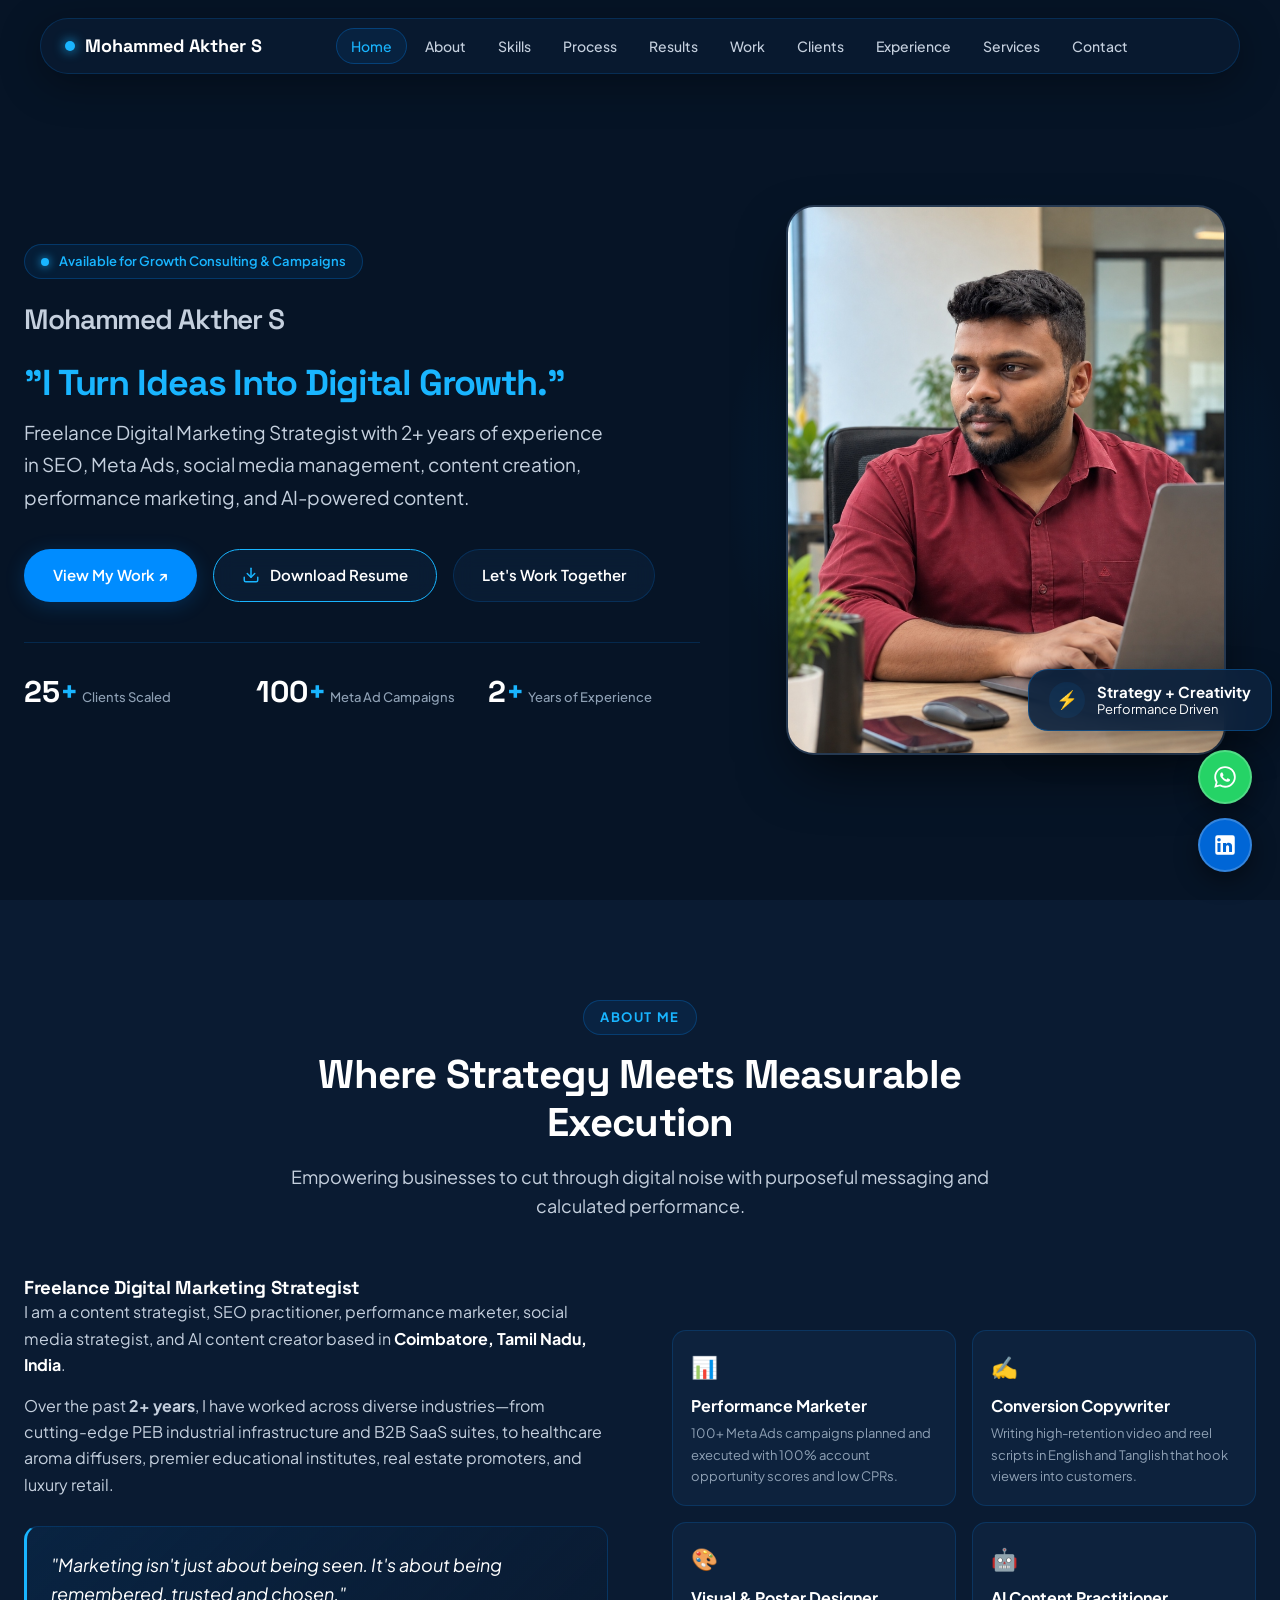
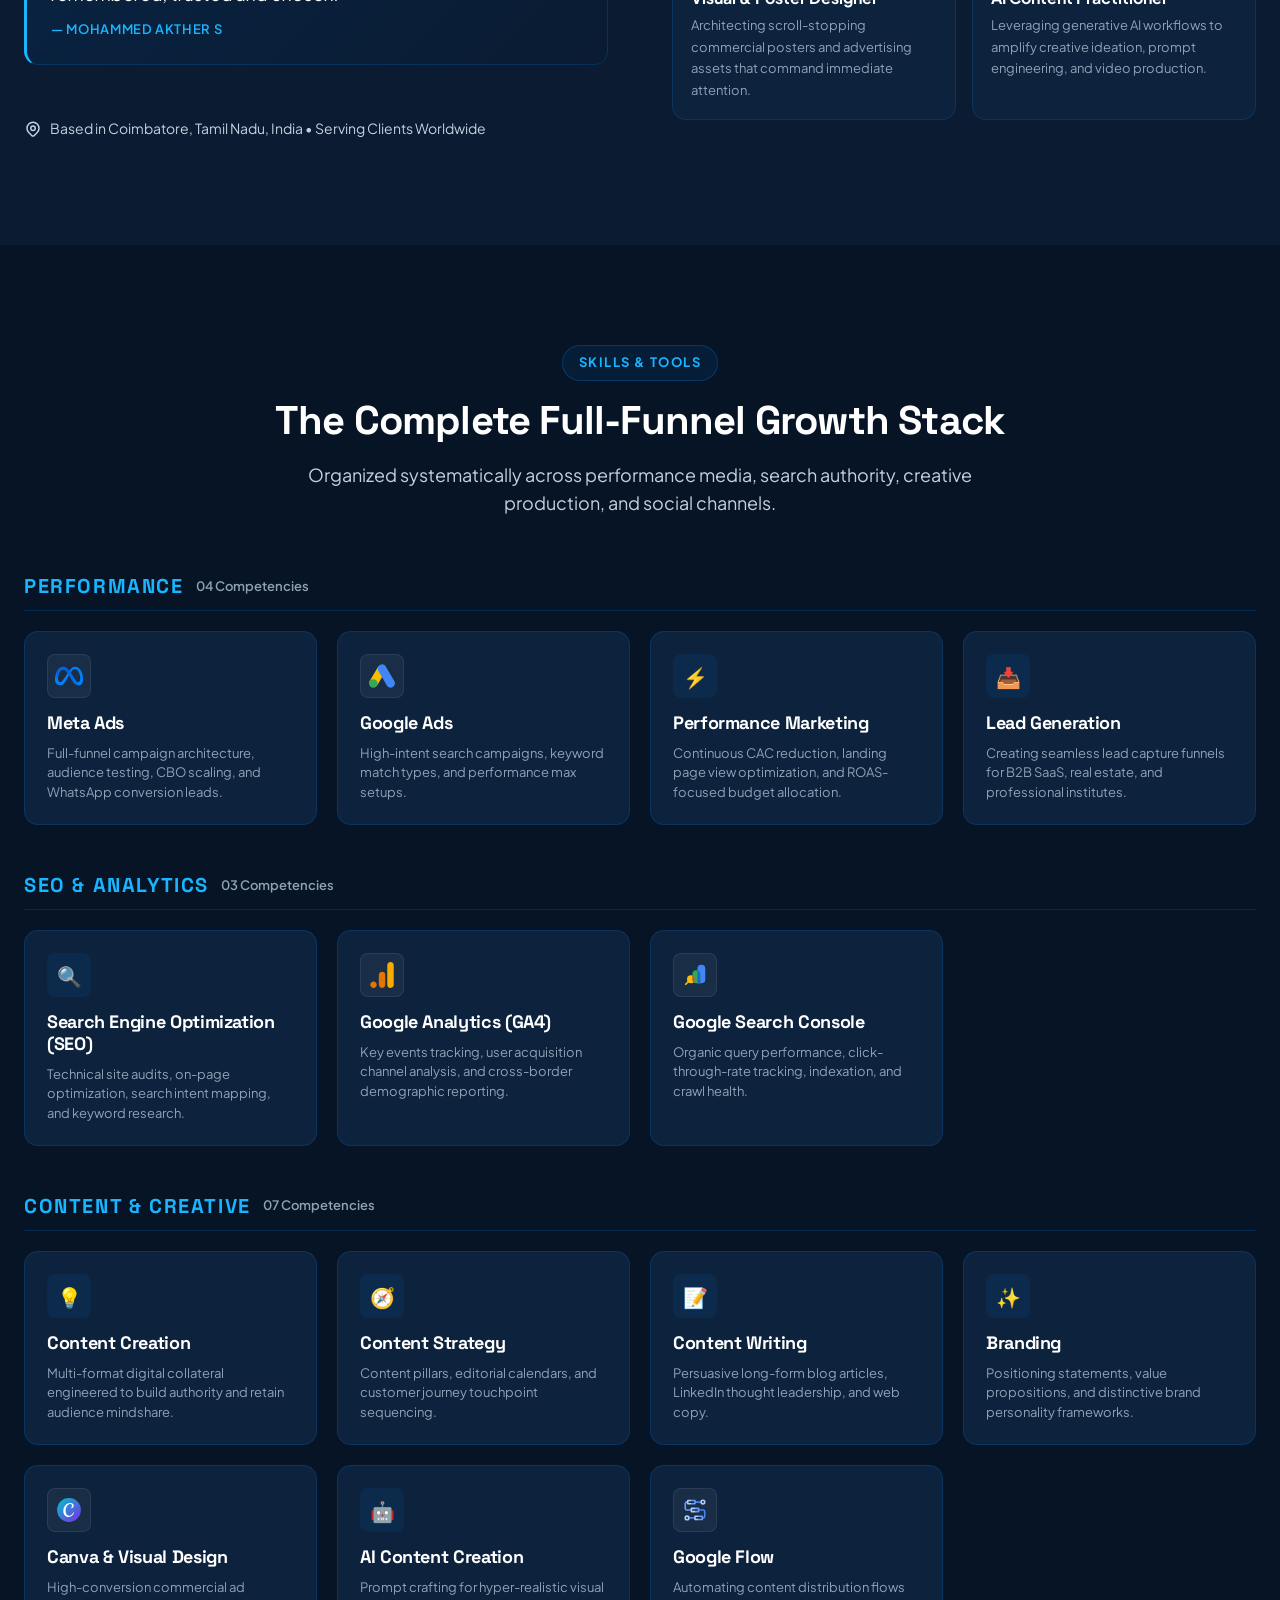
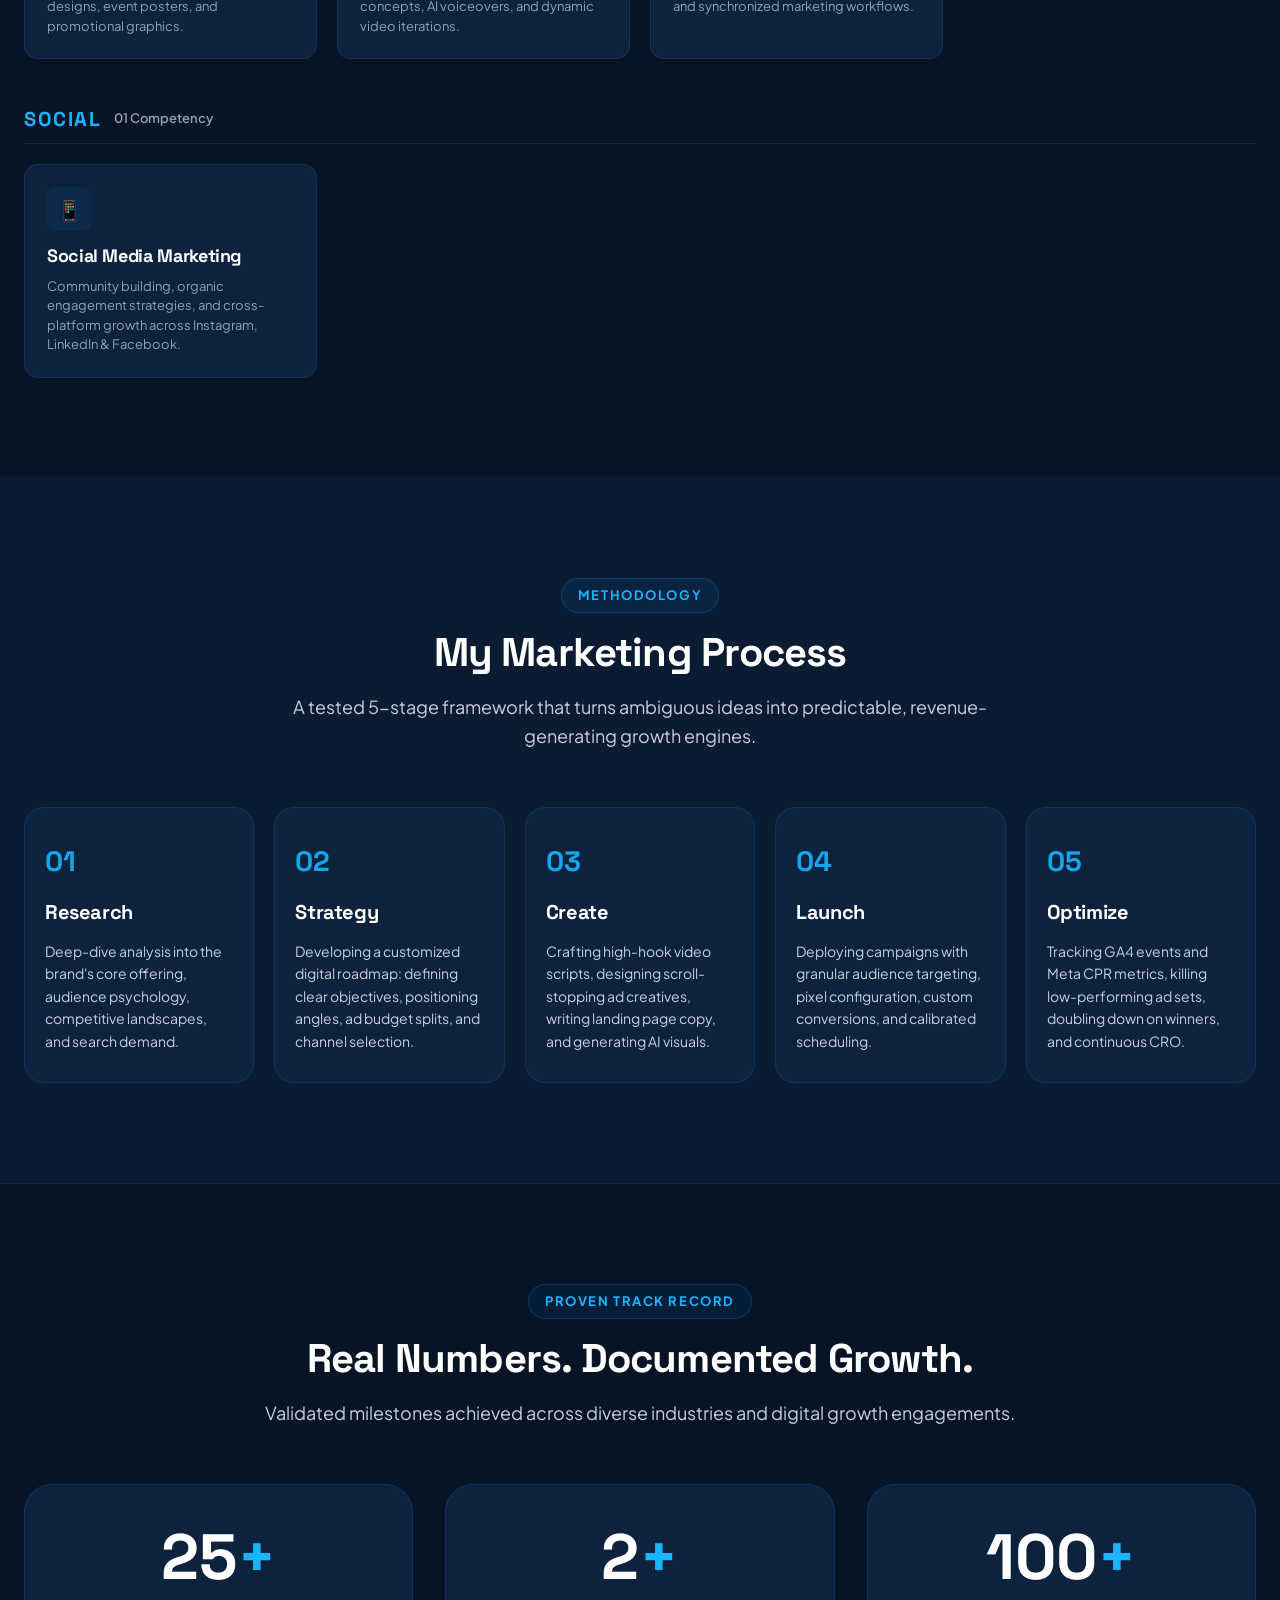
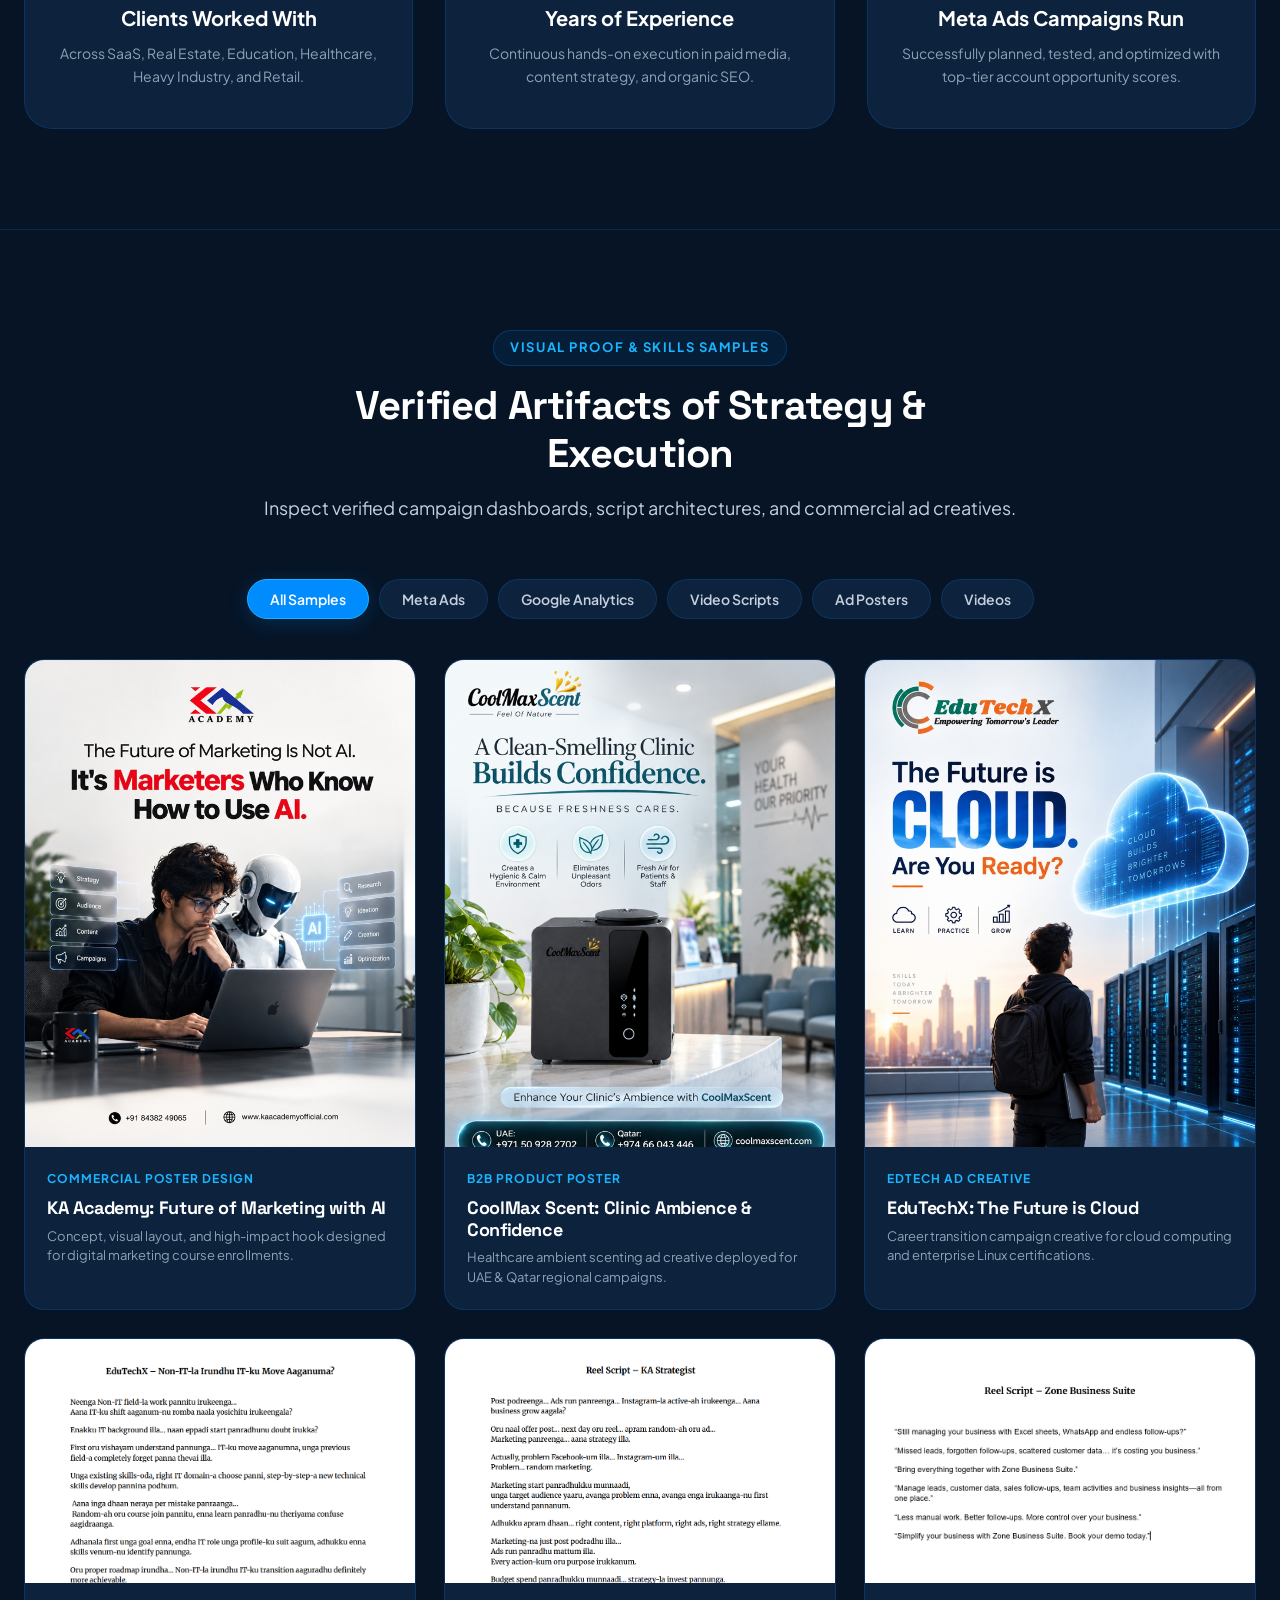
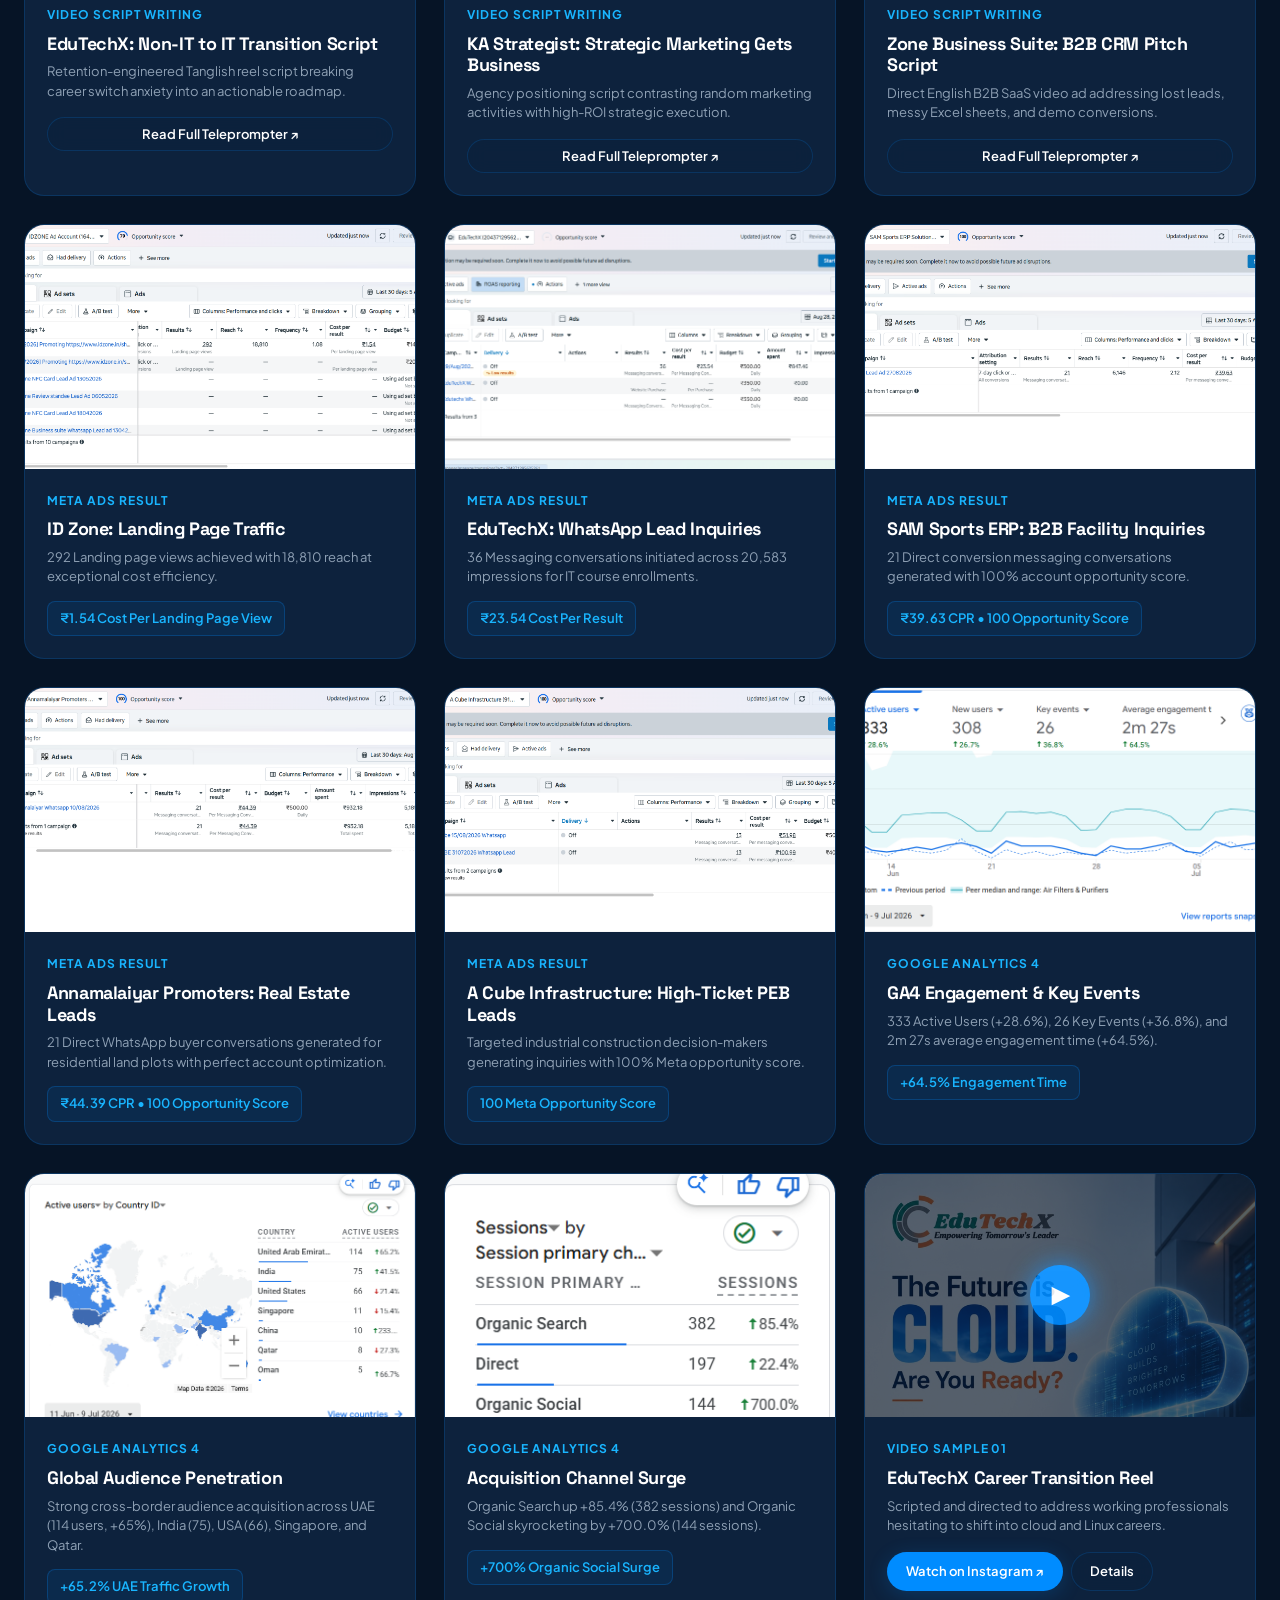
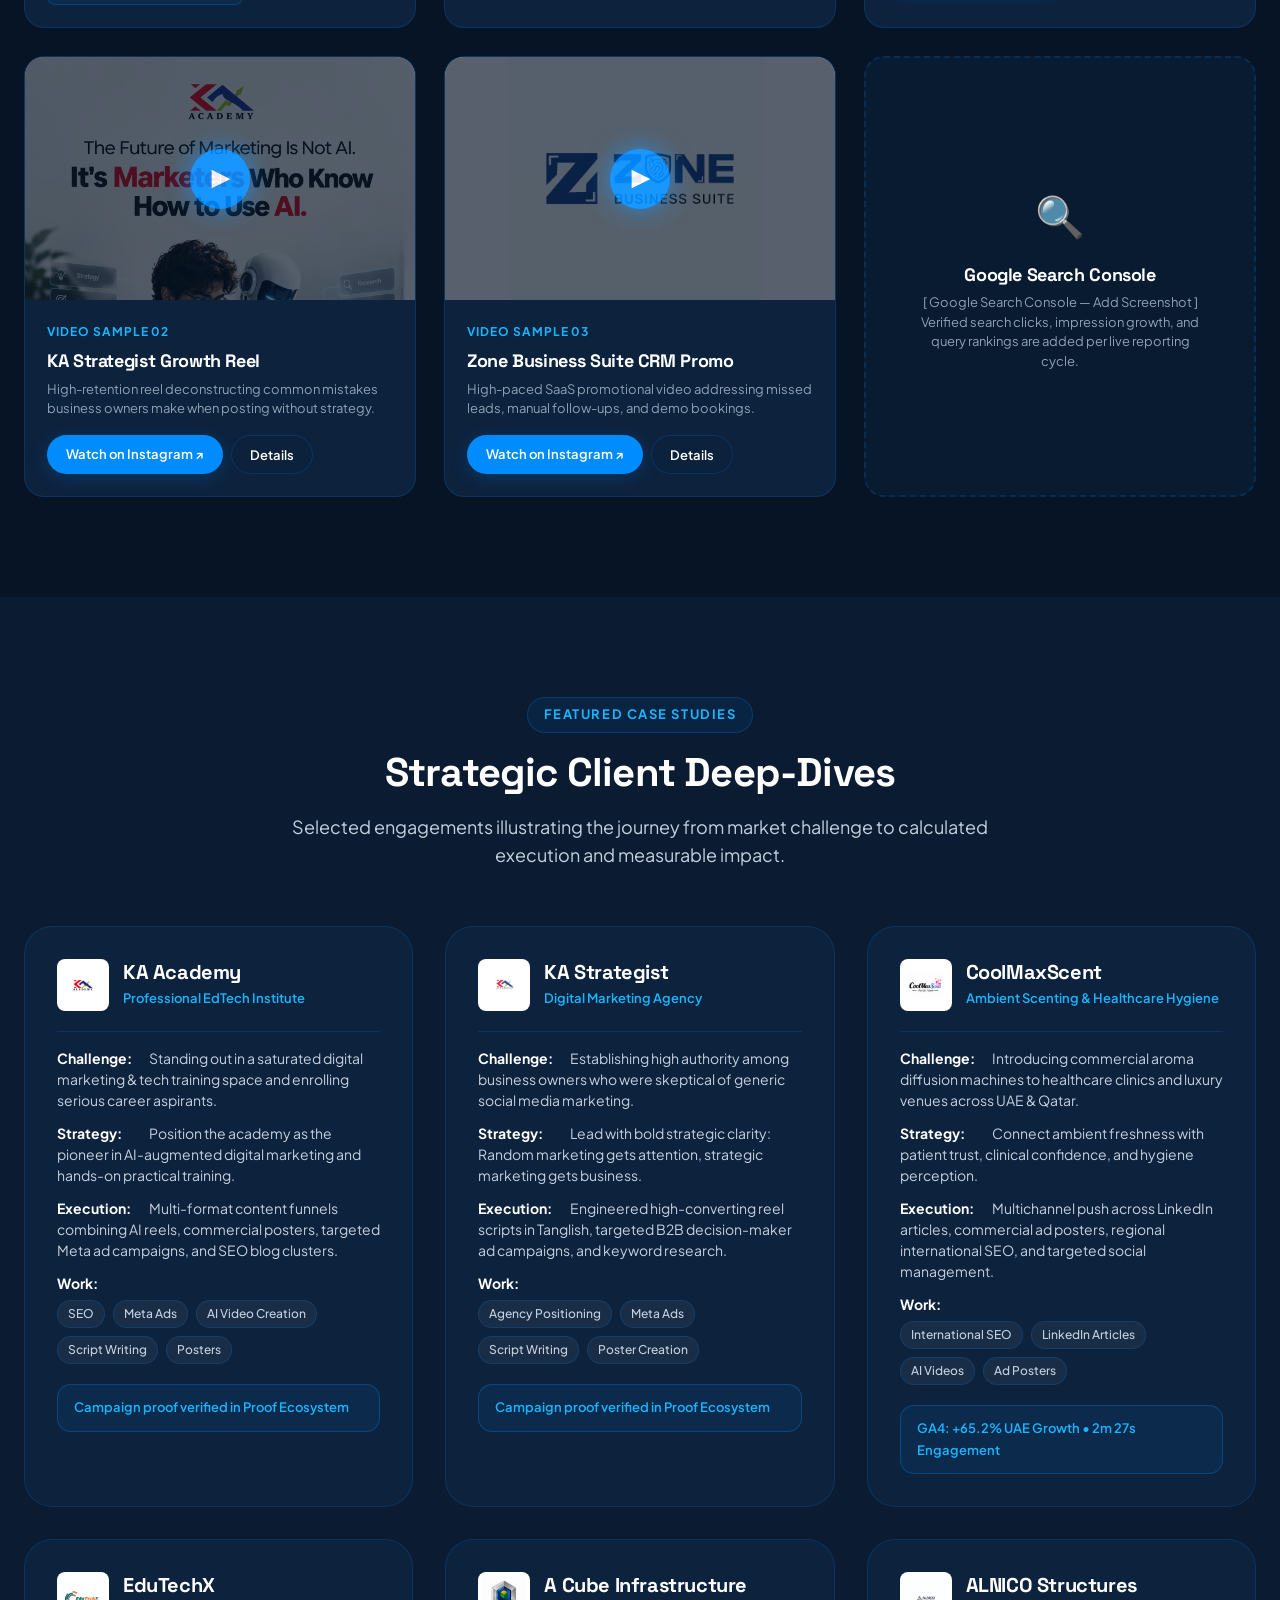
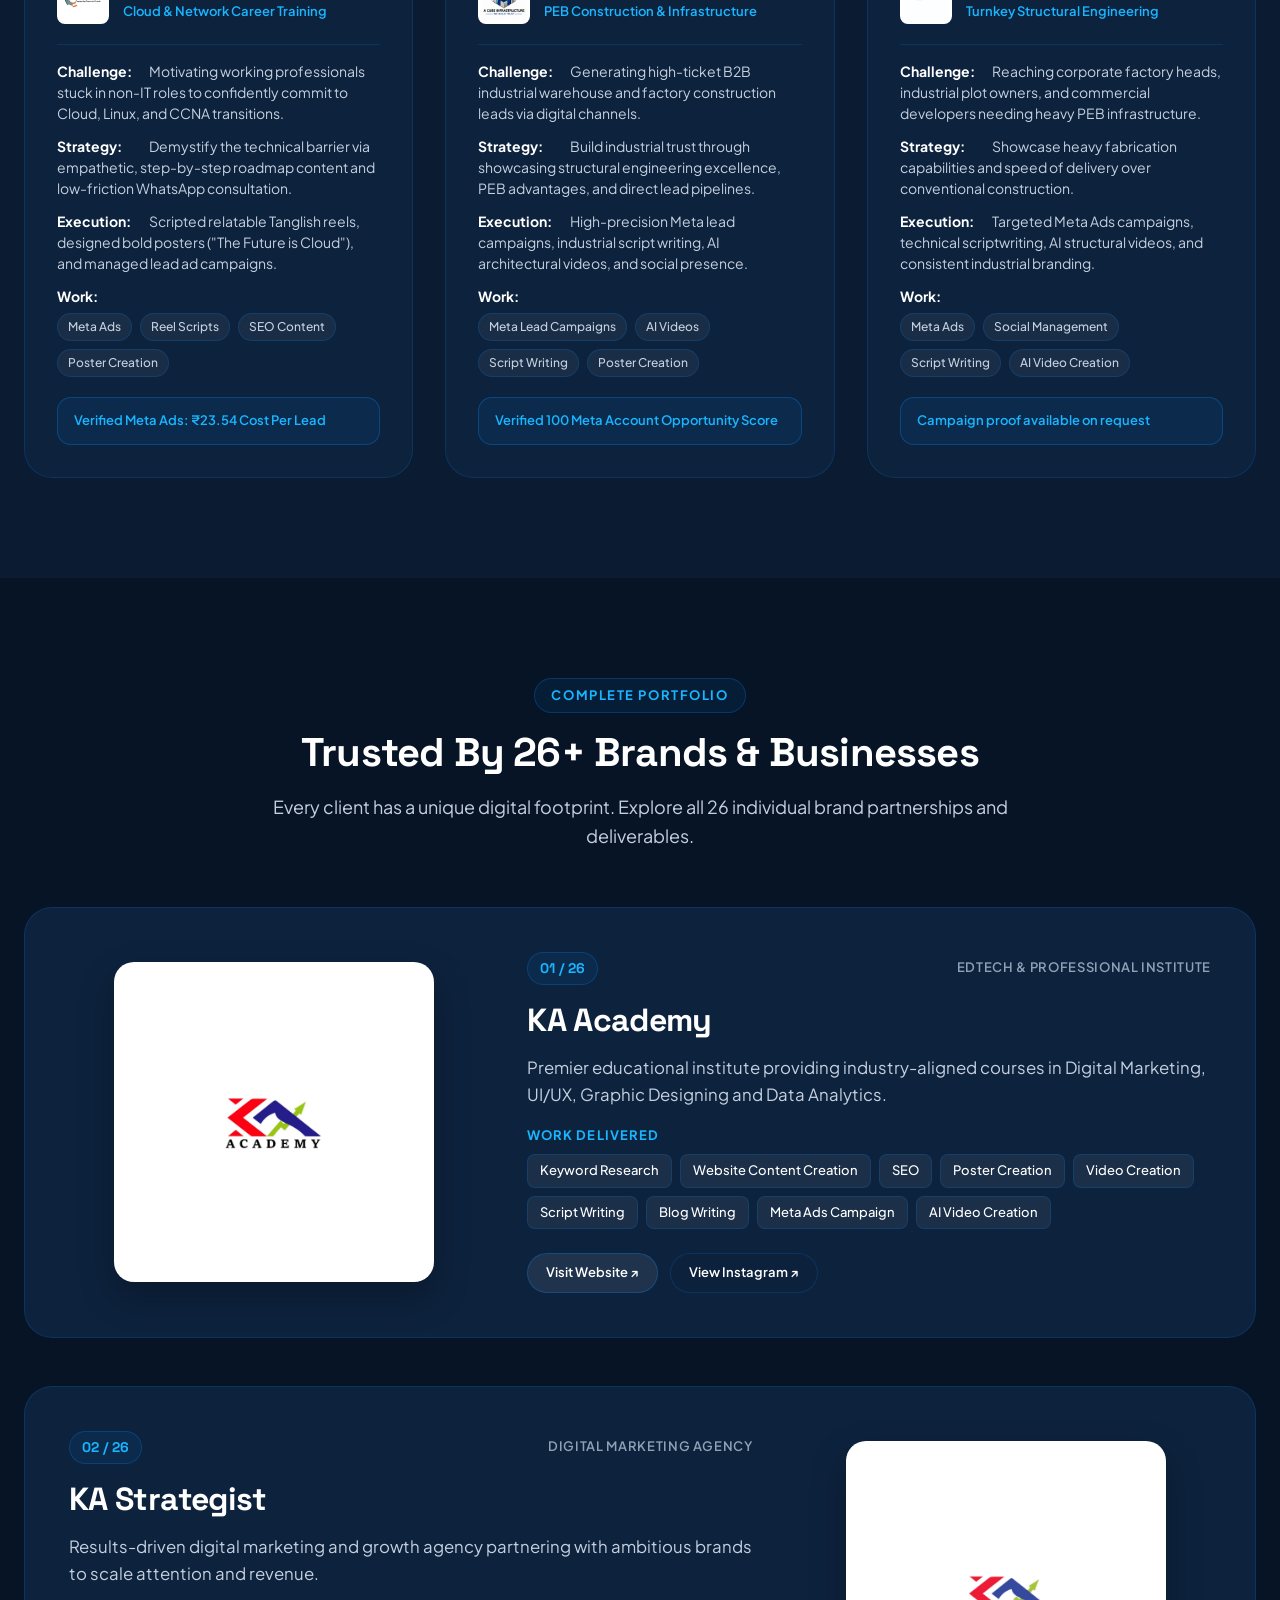
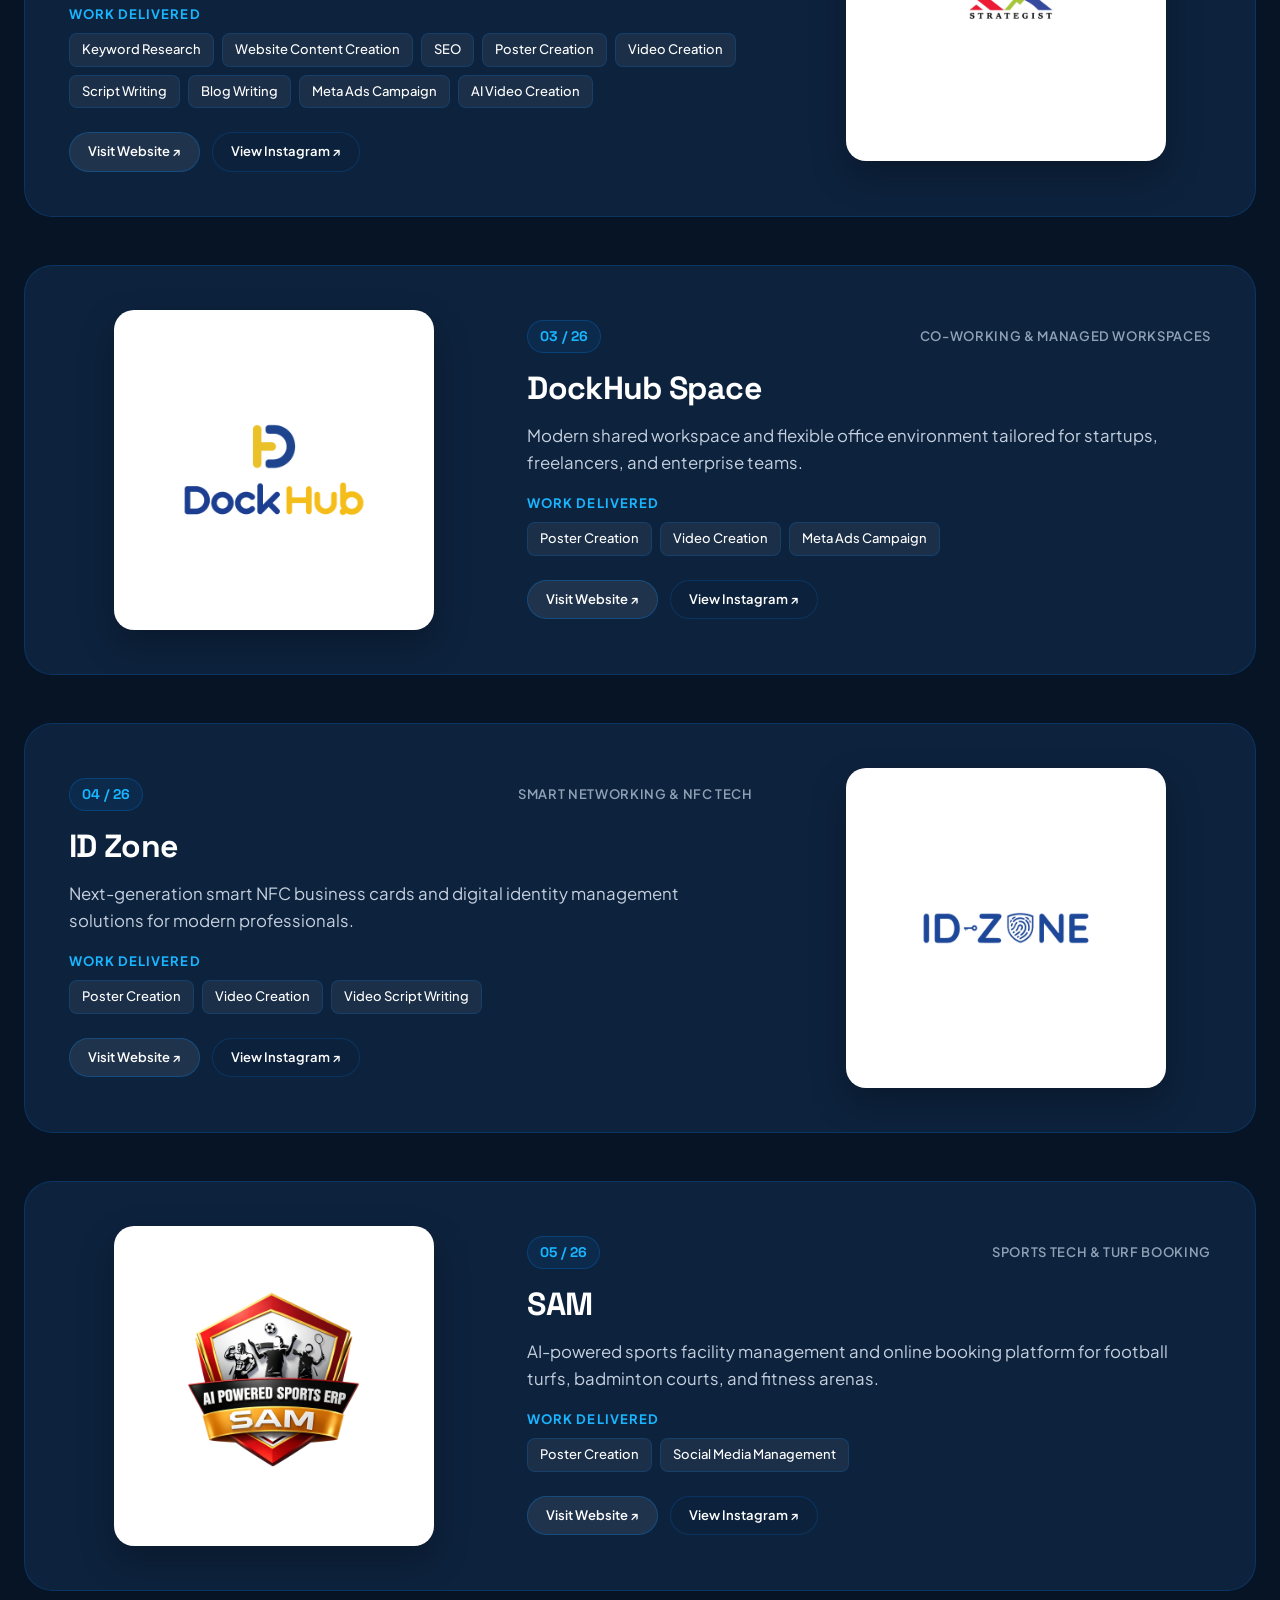
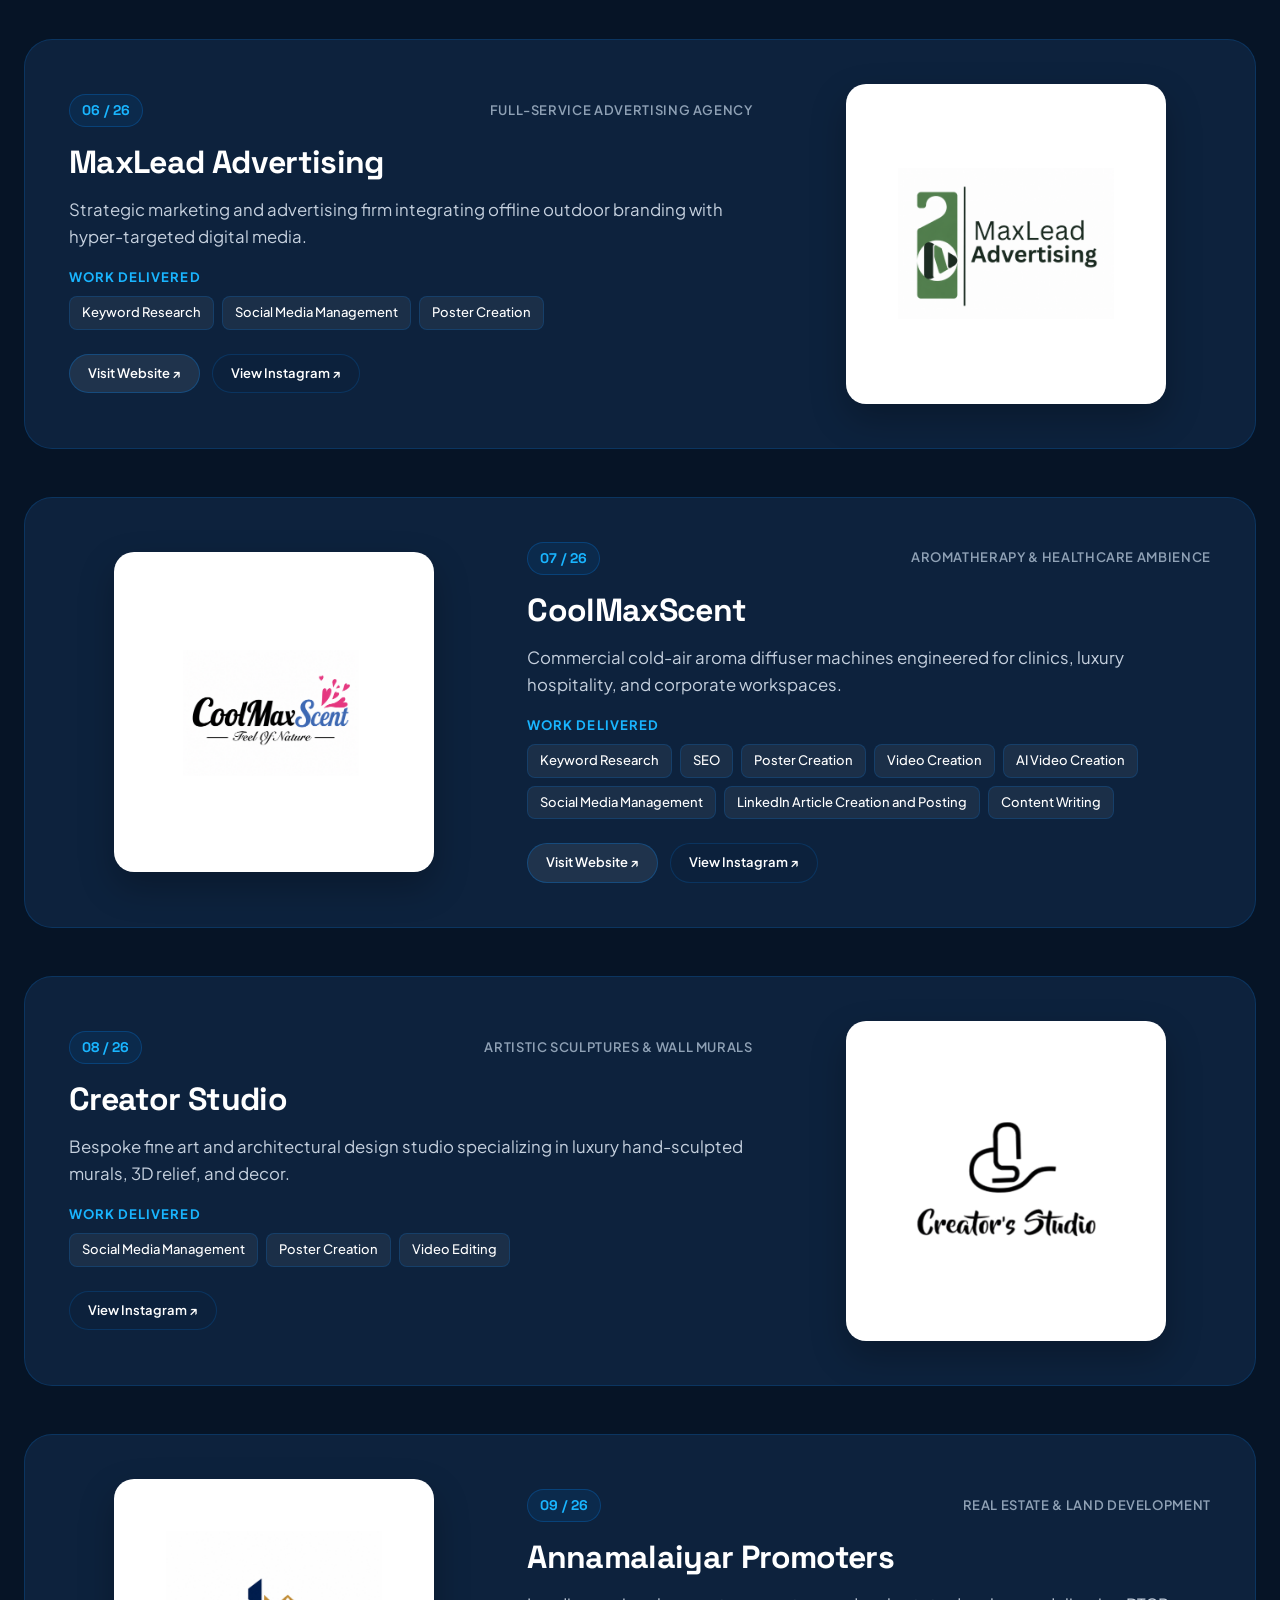
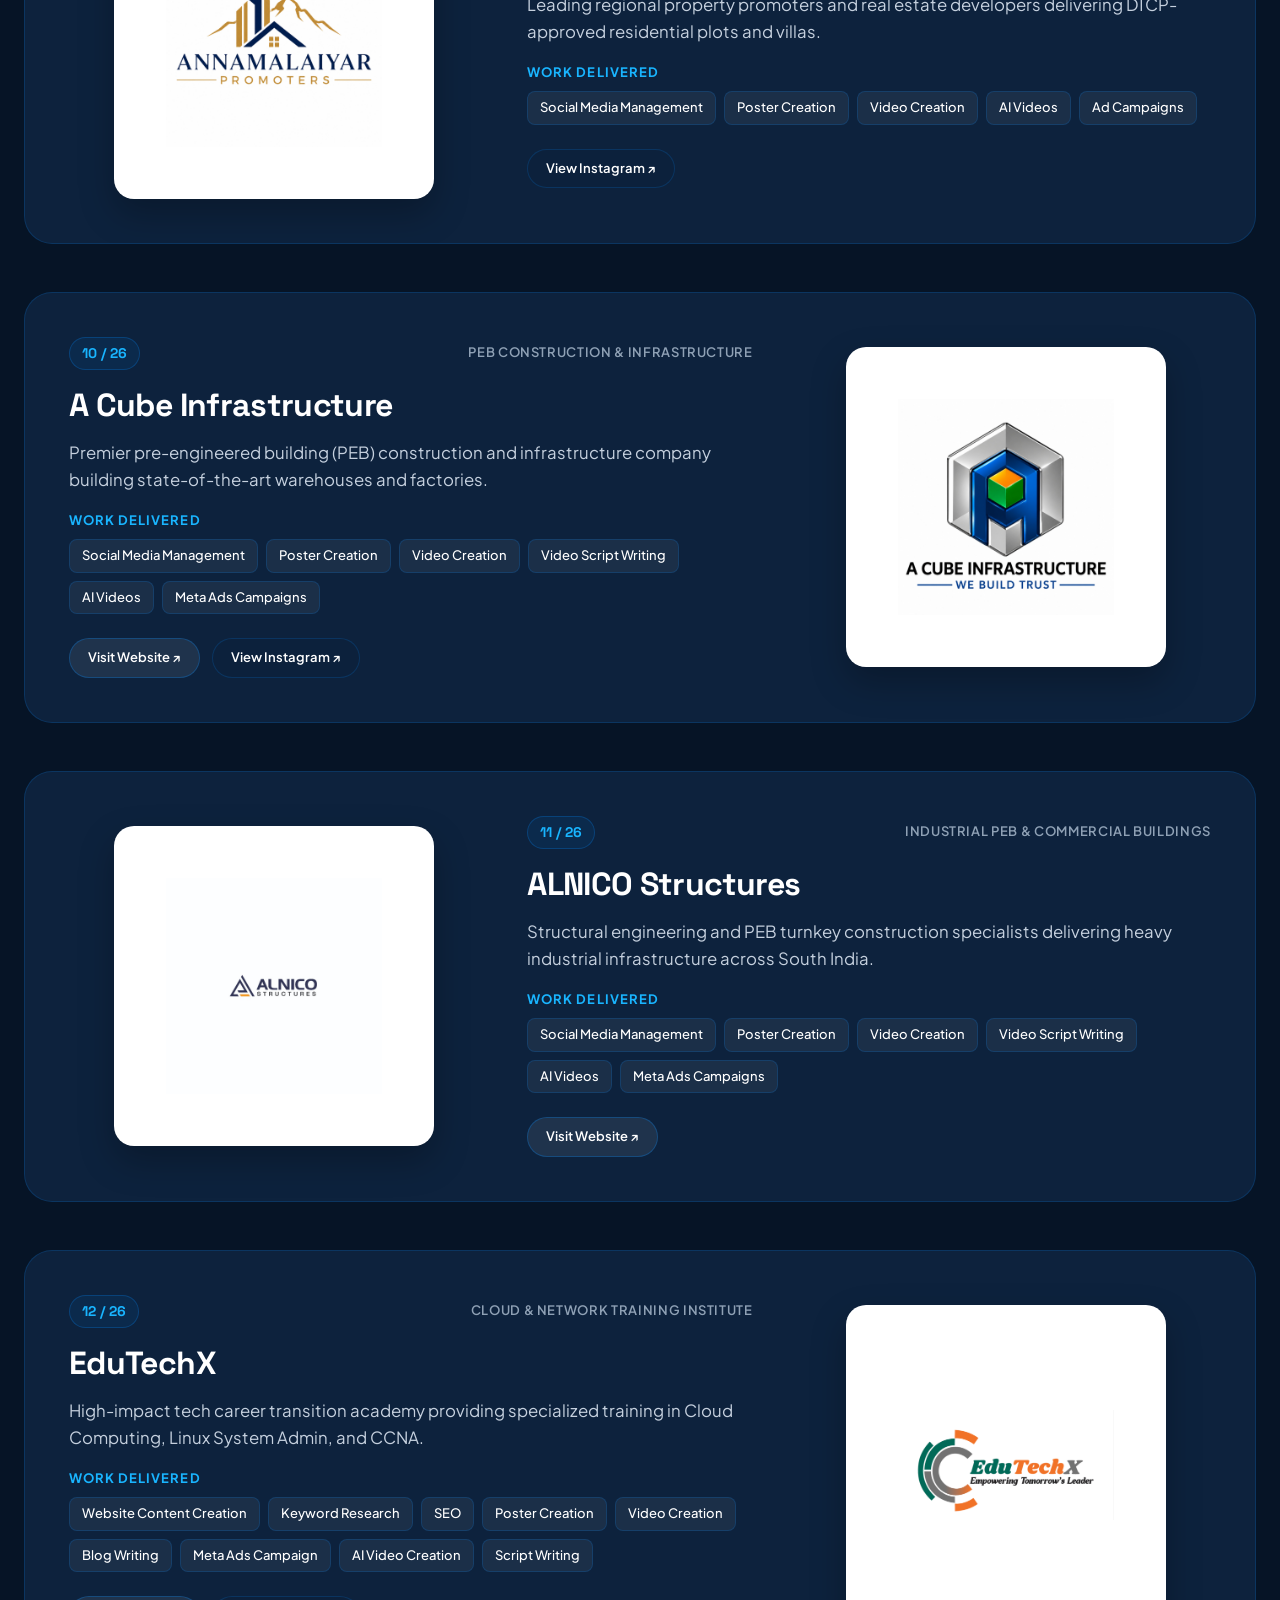
<file: index.html>
<!DOCTYPE html>
<html lang="en">
<head>
  <meta charset="UTF-8" />
  <meta name="viewport" content="width=device-width, initial-scale=1.0" />
  
  <!-- Primary SEO Meta Tags -->
  <title>Mohammed Akther S | Freelance Digital Marketing Strategist</title>
  <meta name="title" content="Mohammed Akther S | Freelance Digital Marketing Strategist" />
  <meta name="description" content="Portfolio of Mohammed Akther S, a freelance digital marketing strategist based in Coimbatore, Tamil Nadu, specializing in SEO, Meta Ads, social media management, performance marketing, content creation and AI-powered marketing." />
  <meta name="keywords" content="Mohammed Akther S, Digital Marketing Strategist Coimbatore, Meta Ads Specialist, SEO Expert Tamil Nadu, Performance Marketing, Content Strategist, AI Video Creation" />
  <meta name="author" content="Mohammed Akther S" />
  <link rel="canonical" href="https://mohammedakther.com/" />

  <!-- Open Graph / Facebook / LinkedIn -->
  <meta property="og:type" content="website" />
  <meta property="og:url" content="https://mohammedakther.com/" />
  <meta property="og:title" content="Mohammed Akther S | Freelance Digital Marketing Strategist" />
  <meta property="og:description" content="Helping ambitious brands grow through SEO, Meta Ads, social media, content creation, performance marketing and AI-powered content. 25+ verified clients." />
  <meta property="og:image" content="assets/profile-mohammed.jpg" />

  <!-- Twitter / X -->
  <meta name="twitter:card" content="summary_large_image" />
  <meta name="twitter:title" content="Mohammed Akther S | Freelance Digital Marketing Strategist" />
  <meta name="twitter:description" content="I Turn Ideas Into Digital Growth. Meta Ads, SEO, Video Scripts, AI Content & Performance Marketing." />
  <meta name="twitter:image" content="assets/profile-mohammed.jpg" />

  <!-- Preconnect Fonts -->
  <link rel="preconnect" href="https://fonts.googleapis.com" />
  <link rel="preconnect" href="https://fonts.gstatic.com" crossorigin />
  
  <!-- Stylesheet -->
  <link rel="stylesheet" href="css/style.css" />

  <!-- Structured Data / JSON-LD -->
  <script type="application/ld+json">
  {
    "@context": "https://schema.org",
    "@type": "Person",
    "name": "Mohammed Akther S",
    "jobTitle": "Freelance Digital Marketing Strategist",
    "address": {
      "@type": "PostalAddress",
      "addressLocality": "Coimbatore",
      "addressRegion": "Tamil Nadu",
      "addressCountry": "India"
    },
    "sameAs": [
      "https://www.linkedin.com/in/mohammed-akther-306925222/"
    ],
    "knowsAbout": ["Meta Ads", "Google Ads", "SEO", "Performance Marketing", "Content Strategy", "AI Video Creation", "Script Writing"]
  }
  </script>
</head>
<body>

  <!-- Custom Cursor Elements -->
  <div class="custom-cursor"></div>
  <div class="cursor-dot"></div>

  <!-- Sticky/Floating Navigation Bar -->
  <header class="navbar-wrap">
    <nav class="navbar" aria-label="Main Navigation">
      <a href="#home" class="navbar-brand">
        <span class="navbar-brand-badge"></span>
        Mohammed Akther S
      </a>

      <ul class="navbar-nav">
        <li><a href="#home" class="nav-link active">Home</a></li>
        <li><a href="#about" class="nav-link">About</a></li>
        <li><a href="#skills" class="nav-link">Skills</a></li>
        <li><a href="#process" class="nav-link">Process</a></li>
        <li><a href="#results" class="nav-link">Results</a></li>
        <li><a href="#case-studies" class="nav-link">Work</a></li>
        <li><a href="#clients" class="nav-link">Clients</a></li>
        <li><a href="#experience" class="nav-link">Experience</a></li>
        <li><a href="#services" class="nav-link">Services</a></li>
        <li><a href="#contact" class="nav-link">Contact</a></li>
      </ul>

      <div class="navbar-actions">
        <button class="mobile-toggle" id="mobile-toggle" aria-label="Toggle Menu" aria-expanded="false">☰</button>
      </div>
    </nav>

    <!-- Mobile Drawer Menu -->
    <div class="mobile-menu" id="mobile-menu">
      <a href="#home">Home</a>
      <a href="#about">About</a>
      <a href="#skills">Skills & Tools</a>
      <a href="#process">My Process</a>
      <a href="#results">Results</a>
      <a href="#case-studies">Featured Work</a>
      <a href="#clients">All 26 Clients</a>
      <a href="#experience">Experience & Education</a>
      <a href="#services">Services</a>
      <a href="#contact">Contact</a>
    </div>
  </header>

  <!-- =========================================================================
       1. HOME / HERO SECTION
       ========================================================================= -->
  <section class="hero-section" id="home">
    <div class="container">
      <div class="hero-grid">
        <div class="hero-content">
          <div class="hero-pill">
            <span class="pill-pulse"></span>
            Available for Growth Consulting & Campaigns
          </div>

          <h1 class="hero-title">
            <span class="hero-name-sub">Mohammed Akther S</span>
            <span class="hero-positioning">"I Turn Ideas Into Digital Growth."</span>
          </h1>

          <p class="hero-bio">
            Freelance Digital Marketing Strategist with 2+ years of experience in SEO, Meta Ads, social media management, content creation, performance marketing, and AI-powered content.
          </p>

          <div class="hero-actions">
            <a href="#clients" class="btn btn-primary">View My Work ↗</a>
            <a href="assets/Mohammed_Akther_S_Resume.pdf" download="Mohammed_Akther_S_Resume.pdf" class="btn btn-secondary" style="border-color: var(--primary-light); color: #fff;">
              <svg width="18" height="18" viewBox="0 0 24 24" fill="none" stroke="currentColor" stroke-width="2" stroke-linecap="round" stroke-linejoin="round" style="color: var(--primary-light);"><path d="M21 15v4a2 2 0 0 1-2 2H5a2 2 0 0 1-2-2v-4"></path><polyline points="7 10 12 15 17 10"></polyline><line x1="12" y1="15" x2="12" y2="3"></line></svg>
              Download Resume
            </a>
            <a href="#contact" class="btn btn-secondary">Let's Work Together</a>
          </div>

          <div class="hero-quick-stats">
            <div class="hero-stat-item">
              <span class="hero-stat-num">25<span>+</span></span>
              <span class="hero-stat-label">Clients Scaled</span>
            </div>
            <div class="hero-stat-item">
              <span class="hero-stat-num">100<span>+</span></span>
              <span class="hero-stat-label">Meta Ad Campaigns</span>
            </div>
            <div class="hero-stat-item">
              <span class="hero-stat-num">2<span>+</span></span>
              <span class="hero-stat-label">Years of Experience</span>
            </div>
          </div>
        </div>

        <div class="hero-visual">
          <div class="hero-photo-glow"></div>
          <div class="hero-photo-frame">
            <img src="assets/profile-mohammed.jpg" alt="Mohammed Akther S — Freelance Digital Marketing Strategist" />
          </div>
          <div class="hero-floating-badge">
            <div class="floating-badge-icon">⚡</div>
            <div class="floating-badge-text">
              <strong>Strategy + Creativity</strong>
              <span>Performance Driven</span>
            </div>
          </div>
        </div>
      </div>
    </div>
  </section>

  <!-- =========================================================================
       2. ABOUT SECTION
       ========================================================================= -->
  <section class="section" id="about">
    <div class="container">
      <div class="section-header">
        <span class="section-tag">About Me</span>
        <h2 class="section-title">Where Strategy Meets Measurable Execution</h2>
        <p class="section-desc">Empowering businesses to cut through digital noise with purposeful messaging and calculated performance.</p>
      </div>

      <div class="about-grid">
        <div class="about-content">
          <h3>Freelance Digital Marketing Strategist</h3>
          <p>
            I am a content strategist, SEO practitioner, performance marketer, social media strategist, and AI content creator based in <strong style="color: #fff;">Coimbatore, Tamil Nadu, India</strong>.
          </p>
          <p style="margin-top: 14px;">
            Over the past <strong>2+ years</strong>, I have worked across diverse industries—from cutting-edge PEB industrial infrastructure and B2B SaaS suites, to healthcare aroma diffusers, premier educational institutes, real estate promoters, and luxury retail.
          </p>

          <div class="about-philosophy-card">
            <blockquote>"Marketing isn't just about being seen. It's about being remembered, trusted and chosen."</blockquote>
            <cite>— Mohammed Akther S</cite>
          </div>

          <div class="about-location-badge">
            <svg width="18" height="18" fill="none" stroke="currentColor" viewBox="0 0 24 24"><path stroke-linecap="round" stroke-linejoin="round" stroke-width="2" d="M17.657 16.657L13.414 20.9a1.998 1.998 0 01-2.827 0l-4.244-4.243a8 8 0 1111.314 0z"/><path stroke-linecap="round" stroke-linejoin="round" stroke-width="2" d="M15 11a3 3 0 11-6 0 3 3 0 016 0z"/></svg>
            <span>Based in Coimbatore, Tamil Nadu, India • Serving Clients Worldwide</span>
          </div>
        </div>

        <div class="about-pillars">
          <div class="about-pillar-box">
            <div class="pillar-icon">📊</div>
            <div class="pillar-title">Performance Marketer</div>
            <div class="pillar-desc">100+ Meta Ads campaigns planned and executed with 100% account opportunity scores and low CPRs.</div>
          </div>
          <div class="about-pillar-box">
            <div class="pillar-icon">✍️</div>
            <div class="pillar-title">Conversion Copywriter</div>
            <div class="pillar-desc">Writing high-retention video and reel scripts in English and Tanglish that hook viewers into customers.</div>
          </div>
          <div class="about-pillar-box">
            <div class="pillar-icon">🎨</div>
            <div class="pillar-title">Visual & Poster Designer</div>
            <div class="pillar-desc">Architecting scroll-stopping commercial posters and advertising assets that command immediate attention.</div>
          </div>
          <div class="about-pillar-box">
            <div class="pillar-icon">🤖</div>
            <div class="pillar-title">AI Content Practitioner</div>
            <div class="pillar-desc">Leveraging generative AI workflows to amplify creative ideation, prompt engineering, and video production.</div>
          </div>
        </div>
      </div>
    </div>
  </section>

  <!-- =========================================================================
       3. SKILLS & TOOLS SECTION
       ========================================================================= -->
  <section class="section" id="skills">
    <div class="container">
      <div class="section-header">
        <span class="section-tag">Skills & Tools</span>
        <h2 class="section-title">The Complete Full-Funnel Growth Stack</h2>
        <p class="section-desc">Organized systematically across performance media, search authority, creative production, and social channels.</p>
      </div>

      <div class="skills-category-wrapper">
        <!-- PERFORMANCE -->
        <div class="skills-category-group">
          <div class="skills-category-header">
            <h3>Performance</h3>
            <span class="skills-category-count">04 Competencies</span>
          </div>
          <div class="skills-cards-grid">
            <div class="skill-card">
              <div class="skill-icon-wrap brand-icon-wrap">
                <svg width="28" height="20" viewBox="0 0 256 171" fill="none" xmlns="http://www.w3.org/2000/svg" aria-label="Meta Ads">
                <defs>
                  <linearGradient id="metaGrad1" x1="13.878%" x2="89.144%" y1="55.934%" y2="58.694%">
                    <stop offset="0%" stop-color="#0064e1"/>
                    <stop offset="40%" stop-color="#0064e1"/>
                    <stop offset="83%" stop-color="#0073ee"/>
                    <stop offset="100%" stop-color="#0082fb"/>
                  </linearGradient>
                  <linearGradient id="metaGrad2" x1="54.315%" x2="54.315%" y1="82.782%" y2="39.307%">
                    <stop offset="0%" stop-color="#0082fb"/>
                    <stop offset="100%" stop-color="#0064e0"/>
                  </linearGradient>
                </defs>
                <path fill="#0081fb" d="M27.651 112.136c0 9.775 2.146 17.28 4.95 21.82c3.677 5.947 9.16 8.466 14.751 8.466c7.211 0 13.808-1.79 26.52-19.372c10.185-14.092 22.186-33.874 30.26-46.275l13.675-21.01c9.499-14.591 20.493-30.811 33.1-41.806C161.196 4.985 172.298 0 183.47 0c18.758 0 36.625 10.87 50.3 31.257C248.735 53.584 256 81.707 256 110.729c0 17.253-3.4 29.93-9.187 39.946c-5.591 9.686-16.488 19.363-34.818 19.363v-27.616c15.695 0 19.612-14.422 19.612-30.927c0-23.52-5.484-49.623-17.564-68.273c-8.574-13.23-19.684-21.313-31.907-21.313c-13.22 0-23.859 9.97-35.815 27.75c-6.356 9.445-12.882 20.956-20.208 33.944l-8.066 14.289c-16.203 28.728-20.307 35.271-28.408 46.07c-14.2 18.91-26.324 26.076-42.287 26.076c-18.935 0-30.91-8.2-38.325-20.556C2.973 139.413 0 126.202 0 111.148z"/>
                <path fill="url(#metaGrad1)" d="M21.802 33.206C34.48 13.666 52.774 0 73.757 0C85.91 0 97.99 3.597 110.605 13.897c13.798 11.261 28.505 29.805 46.853 60.368l6.58 10.967c15.881 26.459 24.917 40.07 30.205 46.49c6.802 8.243 11.565 10.7 17.752 10.7c15.695 0 19.612-14.422 19.612-30.927l24.393-.766c0 17.253-3.4 29.93-9.187 39.946c-5.591 9.686-16.488 19.363-34.818 19.363c-11.395 0-21.49-2.475-32.654-13.007c-8.582-8.083-18.615-22.443-26.334-35.352l-22.96-38.352C118.528 64.08 107.96 49.73 101.845 43.23c-6.578-6.988-15.036-15.428-28.532-15.428c-10.923 0-20.2 7.666-27.963 19.39z"/>
                <path fill="url(#metaGrad2)" d="M73.312 27.802c-10.923 0-20.2 7.666-27.963 19.39c-10.976 16.568-17.698 41.245-17.698 64.944c0 9.775 2.146 17.28 4.95 21.82L9.027 149.482C2.973 139.413 0 126.202 0 111.148C0 83.772 7.514 55.24 21.802 33.206C34.48 13.666 52.774 0 73.757 0z"/>
              </svg>
              </div>
              <h4>Meta Ads</h4>
              <p>Full-funnel campaign architecture, audience testing, CBO scaling, and WhatsApp conversion leads.</p>
            </div>
            <div class="skill-card">
              <div class="skill-icon-wrap brand-icon-wrap">
                <svg width="26" height="24" viewBox="0 0 256 230" fill="none" xmlns="http://www.w3.org/2000/svg" aria-label="Google Ads">
                <path fill="#FBBC04" d="M5.888 166.405L90.88 20.9c10.796 6.356 65.236 36.484 74.028 42.214L79.916 208.627c-9.295 12.28-85.804-23.587-74.028-42.23z"/>
                <path fill="#4285F4" d="M250.084 166.402L165.092 20.906C153.21 1.132 127.62-6.054 106.601 5.625S79.182 42.462 91.064 63.119l84.992 145.514c11.882 19.765 37.473 26.95 58.492 15.272c20.1-11.68 27.418-37.73 15.536-57.486z"/>
                <ellipse cx="42.664" cy="187.924" fill="#34A853" rx="42.664" ry="41.604"/>
              </svg>
              </div>
              <h4>Google Ads</h4>
              <p>High-intent search campaigns, keyword match types, and performance max setups.</p>
            </div>
            <div class="skill-card">
              <div class="skill-icon-wrap">⚡</div>
              <h4>Performance Marketing</h4>
              <p>Continuous CAC reduction, landing page view optimization, and ROAS-focused budget allocation.</p>
            </div>
            <div class="skill-card">
              <div class="skill-icon-wrap">📥</div>
              <h4>Lead Generation</h4>
              <p>Creating seamless lead capture funnels for B2B SaaS, real estate, and professional institutes.</p>
            </div>
          </div>
        </div>

        <!-- SEO & ANALYTICS -->
        <div class="skills-category-group">
          <div class="skills-category-header">
            <h3>SEO & Analytics</h3>
            <span class="skills-category-count">03 Competencies</span>
          </div>
          <div class="skills-cards-grid">
            <div class="skill-card">
              <div class="skill-icon-wrap">🔍</div>
              <h4>Search Engine Optimization (SEO)</h4>
              <p>Technical site audits, on-page optimization, search intent mapping, and keyword research.</p>
            </div>
            <div class="skill-card">
              <div class="skill-icon-wrap brand-icon-wrap">
                <svg width="24" height="26" viewBox="0 0 256 284" fill="none" xmlns="http://www.w3.org/2000/svg" aria-label="Google Analytics">
                <path fill="#F9AB00" d="M256.003 247.933a35.224 35.224 0 0 1-39.376 35.161c-18.044-2.67-31.266-18.371-30.826-36.606V36.845C185.365 18.591 198.62 2.881 216.687.24a35.22 35.22 0 0 1 39.316 35.16z"/>
                <path fill="#E37400" d="M35.101 213.193c19.386 0 35.101 15.716 35.101 35.101c0 19.386-15.715 35.101-35.101 35.101S0 267.68 0 248.295s15.715-35.102 35.101-35.102m92.358-106.387c-19.477 1.068-34.59 17.406-34.137 36.908v94.285c0 25.588 11.259 41.122 27.755 44.433a35.16 35.16 0 0 0 42.146-34.56V142.089a35.22 35.22 0 0 0-35.764-35.282"/>
              </svg>
              </div>
              <h4>Google Analytics (GA4)</h4>
              <p>Key events tracking, user acquisition channel analysis, and cross-border demographic reporting.</p>
            </div>
            <div class="skill-card">
              <div class="skill-icon-wrap brand-icon-wrap">
                <svg width="26" height="26" viewBox="0 0 40 40" fill="none" xmlns="http://www.w3.org/2000/svg" aria-label="Google Search Console">
                <path fill="#FBBC04" d="m11.081 30.527l-4.72 4.721a.933.933 0 0 1-1.317 0l-.292-.292a.933.933 0 0 1 0-1.316l4.72-4.721a.933.933 0 0 1 1.318 0l.291.291a.93.93 0 0 1 0 1.317"/>
                <path fill="#4285F4" d="M23.75 32.5h6.042a6.04 6.04 0 0 0 6.041-6.042v-16.25a6.04 6.04 0 0 0-6.041-6.041a6.04 6.04 0 0 0-6.042 6.041z"/>
                <path fill="#FBBC04" d="M13.75 32.5a6.04 6.04 0 0 0 6.042-6.042a6.04 6.04 0 0 0-6.042-6.041a6.04 6.04 0 0 0-6.042 6.041A6.04 6.04 0 0 0 13.75 32.5"/>
                <path fill="#34A853" d="M27.97 32.5h-5.887a6.04 6.04 0 0 1-6.041-6.042v-7.916a6.04 6.04 0 0 1 6.041-6.042a6.04 6.04 0 0 1 6.042 6.042v13.804a.154.154 0 0 1-.154.154z"/>
                <path fill="#1967D2" d="M28.125 32.346V18.542a6.04 6.04 0 0 0-4.375-5.807V32.5h4.22a.154.154 0 0 0 .155-.154"/>
                <path fill="#EA4335" d="M19.792 26.575a6.04 6.04 0 0 0-3.75-5.59v5.59c0 1.72.72 3.273 1.875 4.373a6.02 6.02 0 0 0 1.875-4.373"/>
              </svg>
              </div>
              <h4>Google Search Console</h4>
              <p>Organic query performance, click-through-rate tracking, indexation, and crawl health.</p>
            </div>
          </div>
        </div>

        <!-- CONTENT & CREATIVE -->
        <div class="skills-category-group">
          <div class="skills-category-header">
            <h3>Content & Creative</h3>
            <span class="skills-category-count">07 Competencies</span>
          </div>
          <div class="skills-cards-grid">
            <div class="skill-card">
              <div class="skill-icon-wrap">💡</div>
              <h4>Content Creation</h4>
              <p>Multi-format digital collateral engineered to build authority and retain audience mindshare.</p>
            </div>
            <div class="skill-card">
              <div class="skill-icon-wrap">🧭</div>
              <h4>Content Strategy</h4>
              <p>Content pillars, editorial calendars, and customer journey touchpoint sequencing.</p>
            </div>
            <div class="skill-card">
              <div class="skill-icon-wrap">📝</div>
              <h4>Content Writing</h4>
              <p>Persuasive long-form blog articles, LinkedIn thought leadership, and web copy.</p>
            </div>
            <div class="skill-card">
              <div class="skill-icon-wrap">✨</div>
              <h4>Branding</h4>
              <p>Positioning statements, value propositions, and distinctive brand personality frameworks.</p>
            </div>
            <div class="skill-card">
              <div class="skill-icon-wrap brand-icon-wrap">
                <svg width="26" height="26" viewBox="0 0 24 24" fill="none" xmlns="http://www.w3.org/2000/svg" aria-label="Canva">
                <defs>
                  <linearGradient id="canvaGrad" x1="0%" y1="0%" x2="100%" y2="100%">
                    <stop offset="0%" stop-color="#00C4CC"/>
                    <stop offset="100%" stop-color="#7D2AE8"/>
                  </linearGradient>
                </defs>
                <circle cx="12" cy="12" r="11" fill="url(#canvaGrad)"/>
                <path fill="#FFFFFF" d="M11.61 18.5c-2.95 0-4.86-2.21-4.86-5.56c0-4.32 2.99-7.45 6.36-7.45c2.04 0 3.25 1.03 3.25 2.42s-1.04 2.46-1.93 2.46c-.22 0-.33-.11-.33-.29c0-.4.64-1 .64-2.13c0-.95-.58-1.55-1.53-1.55c-2.04 0-4.36 2.41-4.36 6.58c0 2.46 1.22 4.24 3.19 4.24c1.71 0 3.18-1.22 4.03-2.96c.08-.15.15-.22.23-.22c.12 0 .23.1.23.33c0 1.01-1.81 4.12-4.94 4.12Z"/>
              </svg>
              </div>
              <h4>Canva & Visual Design</h4>
              <p>High-conversion commercial ad designs, event posters, and promotional graphics.</p>
            </div>
            <div class="skill-card">
              <div class="skill-icon-wrap">🤖</div>
              <h4>AI Content Creation</h4>
              <p>Prompt crafting for hyper-realistic visual concepts, AI voiceovers, and dynamic video iterations.</p>
            </div>
            <div class="skill-card">
              <div class="skill-icon-wrap brand-icon-wrap">
                <svg width="26" height="26" viewBox="0 0 24 24" fill="none" xmlns="http://www.w3.org/2000/svg" aria-label="Google Flow">
                <path fill="#4285F4" d="M19.5 20.06h-.7v-1.5h.7a.76.76 0 0 0 .75-.75V13.5a.76.76 0 0 0-.75-.75h-3.61v-1.5h3.61a2.25 2.25 0 0 1 2.25 2.25v4.31a2.25 2.25 0 0 1-2.25 2.25m-7.95 0h-4.9v-1.5h4.9Z"/>
                <path fill="#669DF6" fill-rule="evenodd" d="M8.12 12.75H4.5a2.25 2.25 0 0 1-2.25-2.25V6.19A2.25 2.25 0 0 1 4.5 3.94h1v1.5h-1a.75.75 0 0 0-.75.75v4.31a.76.76 0 0 0 .75.75h3.62Z"/>
                <path fill="#4285F4" d="M17.3 5.44h-5.48v-1.5h5.48Z"/>
                <path fill="#AECBFA" d="M8.63 3.94v-1.5h-3A1.13 1.13 0 0 0 4.5 3.56v2.25a1.13 1.13 0 0 0 1.13 1.13h3v-1.5H6v-1.5Z"/>
                <path fill="#669DF6" fill-rule="evenodd" d="M12.75 3.56v2.25a1.13 1.13 0 0 1-1.12 1.13h-3v-1.5h2.62v-1.5H8.63v-1.5h3a1.12 1.12 0 0 1 1.12 1.12"/>
                <path fill="#AECBFA" d="M19.31 7.13a2.44 2.44 0 1 1 2.44-2.44a2.45 2.45 0 0 1-2.44 2.44m0-3.38a.94.94 0 1 0 .94.94a.94.94 0 0 0-.94-.94"/>
                <path fill="#AECBFA" d="M4.69 21.75a2.44 2.44 0 1 1 2.43-2.44a2.44 2.44 0 0 1-2.43 2.44m0-3.38a.94.94 0 1 0 .93.94a.94.94 0 0 0-.93-.94m10.67.2v-1.5h-3a1.13 1.13 0 0 0-1.12 1.13v2.25a1.12 1.12 0 0 0 1.12 1.12h3v-1.5h-2.62v-1.5Z"/>
                <path fill="#669DF6" fill-rule="evenodd" d="M19.49 18.2v2.25a1.13 1.13 0 0 1-1.13 1.12h-3v-1.5H18v-1.5h-2.64v-1.5h3a1.14 1.14 0 0 1 1.13 1.13"/>
                <path fill="#AECBFA" d="M12 11.25v-1.5H9a1.13 1.13 0 0 0-1.13 1.12v2.25A1.13 1.13 0 0 0 9 14.25h3v-1.5H9.37v-1.5Z"/>
                <path fill="#669DF6" fill-rule="evenodd" d="M16.12 10.87v2.25A1.13 1.13 0 0 1 15 14.25h-3v-1.5h2.62v-1.5H12v-1.5h3a1.12 1.12 0 0 1 1.12 1.12"/>
              </svg>
              </div>
              <h4>Google Flow</h4>
              <p>Automating content distribution flows and synchronized marketing workflows.</p>
            </div>
          </div>
        </div>

        <!-- SOCIAL -->
        <div class="skills-category-group">
          <div class="skills-category-header">
            <h3>Social</h3>
            <span class="skills-category-count">01 Competency</span>
          </div>
          <div class="skills-cards-grid">
            <div class="skill-card">
              <div class="skill-icon-wrap">📱</div>
              <h4>Social Media Marketing</h4>
              <p>Community building, organic engagement strategies, and cross-platform growth across Instagram, LinkedIn & Facebook.</p>
            </div>
          </div>
        </div>
      </div>
    </div>
  </section>

  <!-- =========================================================================
       4. MARKETING PROCESS
       ========================================================================= -->
  <section class="section" id="process">
    <div class="container">
      <div class="section-header">
        <span class="section-tag">Methodology</span>
        <h2 class="section-title">My Marketing Process</h2>
        <p class="section-desc">A tested 5-stage framework that turns ambiguous ideas into predictable, revenue-generating growth engines.</p>
      </div>

      <div class="process-timeline">
        <div class="process-card">
          <span class="process-step-num">01</span>
          <h4>Research</h4>
          <p>Deep-dive analysis into the brand's core offering, audience psychology, competitive landscapes, and search demand.</p>
        </div>

        <div class="process-card">
          <span class="process-step-num">02</span>
          <h4>Strategy</h4>
          <p>Developing a customized digital roadmap: defining clear objectives, positioning angles, ad budget splits, and channel selection.</p>
        </div>

        <div class="process-card">
          <span class="process-step-num">03</span>
          <h4>Create</h4>
          <p>Crafting high-hook video scripts, designing scroll-stopping ad creatives, writing landing page copy, and generating AI visuals.</p>
        </div>

        <div class="process-card">
          <span class="process-step-num">04</span>
          <h4>Launch</h4>
          <p>Deploying campaigns with granular audience targeting, pixel configuration, custom conversions, and calibrated scheduling.</p>
        </div>

        <div class="process-card">
          <span class="process-step-num">05</span>
          <h4>Optimize</h4>
          <p>Tracking GA4 events and Meta CPR metrics, killing low-performing ad sets, doubling down on winners, and continuous CRO.</p>
        </div>
      </div>
    </div>
  </section>

  <!-- =========================================================================
       5. RESULTS / STATISTICS
       ========================================================================= -->
  <section class="section results-section" id="results">
    <div class="container">
      <div class="section-header">
        <span class="section-tag">Proven Track Record</span>
        <h2 class="section-title">Real Numbers. Documented Growth.</h2>
        <p class="section-desc">Validated milestones achieved across diverse industries and digital growth engagements.</p>
      </div>

      <div class="results-stats-grid">
        <div class="stat-metric-card">
          <div class="stat-number" data-target="25">0<span class="plus">+</span></div>
          <div class="stat-title">Clients Worked With</div>
          <div class="stat-subtext">Across SaaS, Real Estate, Education, Healthcare, Heavy Industry, and Retail.</div>
        </div>

        <div class="stat-metric-card">
          <div class="stat-number" data-target="2">0<span class="plus">+</span></div>
          <div class="stat-title">Years of Experience</div>
          <div class="stat-subtext">Continuous hands-on execution in paid media, content strategy, and organic SEO.</div>
        </div>

        <div class="stat-metric-card">
          <div class="stat-number" data-target="100">0<span class="plus">+</span></div>
          <div class="stat-title">Meta Ads Campaigns Run</div>
          <div class="stat-subtext">Successfully planned, tested, and optimized with top-tier account opportunity scores.</div>
        </div>
      </div>
    </div>
  </section>

  <!-- =========================================================================
       6. PORTFOLIO PROOF / SKILLS SAMPLES
       ========================================================================= -->
  <section class="section" id="proof">
    <div class="container">
      <div class="section-header">
        <span class="section-tag">Visual Proof & Skills Samples</span>
        <h2 class="section-title">Verified Artifacts of Strategy & Execution</h2>
        <p class="section-desc">Inspect verified campaign dashboards, script architectures, and commercial ad creatives.</p>
      </div>

      <div class="proof-tabs-header">
        <button class="proof-tab-btn active" data-filter="all">All Samples</button>
        <button class="proof-tab-btn" data-filter="meta">Meta Ads</button>
        <button class="proof-tab-btn" data-filter="analytics">Google Analytics</button>
        <button class="proof-tab-btn" data-filter="scripts">Video Scripts</button>
        <button class="proof-tab-btn" data-filter="posters">Ad Posters</button>
        <button class="proof-tab-btn" data-filter="videos">Videos</button>
      </div>

      <div class="proof-grid" id="proof-grid">
        
        <!-- Poster 01: KA Academy -->
        <div class="proof-card" data-category="posters">
          <div class="proof-media-wrapper aspect-poster" data-lightbox="assets/posters/poster-ka-academy.png" data-title="KA Academy — AI in Marketing Ad Creative">
            <img src="assets/posters/poster-ka-academy.png" alt="KA Academy Ad Poster" loading="lazy" />
            <div class="proof-zoom-overlay">
              <span class="proof-zoom-btn">🔍</span>
            </div>
          </div>
          <div class="proof-card-body">
            <span class="proof-card-tag">Commercial Poster Design</span>
            <h4 class="proof-card-title">KA Academy: Future of Marketing with AI</h4>
            <p class="proof-card-desc">Concept, visual layout, and high-impact hook designed for digital marketing course enrollments.</p>
          </div>
        </div>

        <!-- Poster 02: CoolMax Scent -->
        <div class="proof-card" data-category="posters">
          <div class="proof-media-wrapper aspect-poster" data-lightbox="assets/posters/poster-coolmax-scent.png" data-title="CoolMax Scent — Healthcare Clinic Scenting Poster">
            <img src="assets/posters/poster-coolmax-scent.png" alt="CoolMax Scent Ad Poster" loading="lazy" />
            <div class="proof-zoom-overlay">
              <span class="proof-zoom-btn">🔍</span>
            </div>
          </div>
          <div class="proof-card-body">
            <span class="proof-card-tag">B2B Product Poster</span>
            <h4 class="proof-card-title">CoolMax Scent: Clinic Ambience & Confidence</h4>
            <p class="proof-card-desc">Healthcare ambient scenting ad creative deployed for UAE & Qatar regional campaigns.</p>
          </div>
        </div>

        <!-- Poster 03: EduTechX -->
        <div class="proof-card" data-category="posters">
          <div class="proof-media-wrapper aspect-poster" data-lightbox="assets/posters/poster-edutechx-cloud.jpg" data-title="EduTechX — The Future is Cloud Ad Poster">
            <img src="assets/posters/poster-edutechx-cloud.jpg" alt="EduTechX Cloud Training Poster" loading="lazy" />
            <div class="proof-zoom-overlay">
              <span class="proof-zoom-btn">🔍</span>
            </div>
          </div>
          <div class="proof-card-body">
            <span class="proof-card-tag">EdTech Ad Creative</span>
            <h4 class="proof-card-title">EduTechX: The Future is Cloud</h4>
            <p class="proof-card-desc">Career transition campaign creative for cloud computing and enterprise Linux certifications.</p>
          </div>
        </div>

        <!-- Script 01: EduTechX -->
        <div class="proof-card" data-category="scripts">
          <div class="proof-media-wrapper" data-lightbox="assets/scripts/script-edutechx.png" data-title="EduTechX Video Script">
            <img src="assets/scripts/script-edutechx.png" alt="EduTechX Script Sample" loading="lazy" />
            <div class="proof-zoom-overlay">
              <span class="proof-zoom-btn">🔍</span>
            </div>
          </div>
          <div class="proof-card-body">
            <span class="proof-card-tag">Video Script Writing</span>
            <h4 class="proof-card-title">EduTechX: Non-IT to IT Transition Script</h4>
            <p class="proof-card-desc">Retention-engineered Tanglish reel script breaking career switch anxiety into an actionable roadmap.</p>
            <button class="btn btn-sm btn-secondary" data-script="edutechx" style="margin-top: 8px;">Read Full Teleprompter ↗</button>
          </div>
        </div>

        <!-- Script 02: KA Strategist -->
        <div class="proof-card" data-category="scripts">
          <div class="proof-media-wrapper" data-lightbox="assets/scripts/script-ka-strategist.png" data-title="KA Strategist Video Script">
            <img src="assets/scripts/script-ka-strategist.png" alt="KA Strategist Script Sample" loading="lazy" />
            <div class="proof-zoom-overlay">
              <span class="proof-zoom-btn">🔍</span>
            </div>
          </div>
          <div class="proof-card-body">
            <span class="proof-card-tag">Video Script Writing</span>
            <h4 class="proof-card-title">KA Strategist: Strategic Marketing Gets Business</h4>
            <p class="proof-card-desc">Agency positioning script contrasting random marketing activities with high-ROI strategic execution.</p>
            <button class="btn btn-sm btn-secondary" data-script="kastrategist" style="margin-top: 8px;">Read Full Teleprompter ↗</button>
          </div>
        </div>

        <!-- Script 03: Zone Business Suite -->
        <div class="proof-card" data-category="scripts">
          <div class="proof-media-wrapper" data-lightbox="assets/scripts/script-zone-suite.png" data-title="Zone Business Suite Video Script">
            <img src="assets/scripts/script-zone-suite.png" alt="Zone Business Suite Script Sample" loading="lazy" />
            <div class="proof-zoom-overlay">
              <span class="proof-zoom-btn">🔍</span>
            </div>
          </div>
          <div class="proof-card-body">
            <span class="proof-card-tag">Video Script Writing</span>
            <h4 class="proof-card-title">Zone Business Suite: B2B CRM Pitch Script</h4>
            <p class="proof-card-desc">Direct English B2B SaaS video ad addressing lost leads, messy Excel sheets, and demo conversions.</p>
            <button class="btn btn-sm btn-secondary" data-script="zonesuite" style="margin-top: 8px;">Read Full Teleprompter ↗</button>
          </div>
        </div>

        <!-- Meta 01: ID Zone -->
        <div class="proof-card" data-category="meta">
          <div class="proof-media-wrapper" data-lightbox="assets/meta-ads/meta-idzone.png" data-title="ID Zone — Meta Ads Campaign Dashboard">
            <img src="assets/meta-ads/meta-idzone.png" alt="ID Zone Meta Ads Proof" loading="lazy" />
            <div class="proof-zoom-overlay">
              <span class="proof-zoom-btn">🔍</span>
            </div>
          </div>
          <div class="proof-card-body">
            <span class="proof-card-tag">Meta Ads Result</span>
            <h4 class="proof-card-title">ID Zone: Landing Page Traffic</h4>
            <p class="proof-card-desc">292 Landing page views achieved with 18,810 reach at exceptional cost efficiency.</p>
            <div class="proof-meta-metric">₹1.54 Cost Per Landing Page View</div>
          </div>
        </div>

        <!-- Meta 02: EduTechX -->
        <div class="proof-card" data-category="meta">
          <div class="proof-media-wrapper" data-lightbox="assets/meta-ads/meta-edutechx.png" data-title="EduTechX — Meta Ads Campaign Dashboard">
            <img src="assets/meta-ads/meta-edutechx.png" alt="EduTechX Meta Ads Proof" loading="lazy" />
            <div class="proof-zoom-overlay">
              <span class="proof-zoom-btn">🔍</span>
            </div>
          </div>
          <div class="proof-card-body">
            <span class="proof-card-tag">Meta Ads Result</span>
            <h4 class="proof-card-title">EduTechX: WhatsApp Lead Inquiries</h4>
            <p class="proof-card-desc">36 Messaging conversations initiated across 20,583 impressions for IT course enrollments.</p>
            <div class="proof-meta-metric">₹23.54 Cost Per Result</div>
          </div>
        </div>

        <!-- Meta 03: SAM Sports ERP -->
        <div class="proof-card" data-category="meta">
          <div class="proof-media-wrapper" data-lightbox="assets/meta-ads/meta-sam-sports.png" data-title="SAM Sports ERP — Meta Ads Campaign Dashboard">
            <img src="assets/meta-ads/meta-sam-sports.png" alt="SAM Sports ERP Meta Ads Proof" loading="lazy" />
            <div class="proof-zoom-overlay">
              <span class="proof-zoom-btn">🔍</span>
            </div>
          </div>
          <div class="proof-card-body">
            <span class="proof-card-tag">Meta Ads Result</span>
            <h4 class="proof-card-title">SAM Sports ERP: B2B Facility Inquiries</h4>
            <p class="proof-card-desc">21 Direct conversion messaging conversations generated with 100% account opportunity score.</p>
            <div class="proof-meta-metric">₹39.63 CPR • 100 Opportunity Score</div>
          </div>
        </div>

        <!-- Meta 04: Annamalaiyar Promoters -->
        <div class="proof-card" data-category="meta">
          <div class="proof-media-wrapper" data-lightbox="assets/meta-ads/meta-annamalaiyar.png" data-title="Annamalaiyar Promoters — Meta Ads Campaign Dashboard">
            <img src="assets/meta-ads/meta-annamalaiyar.png" alt="Annamalaiyar Promoters Meta Ads Proof" loading="lazy" />
            <div class="proof-zoom-overlay">
              <span class="proof-zoom-btn">🔍</span>
            </div>
          </div>
          <div class="proof-card-body">
            <span class="proof-card-tag">Meta Ads Result</span>
            <h4 class="proof-card-title">Annamalaiyar Promoters: Real Estate Leads</h4>
            <p class="proof-card-desc">21 Direct WhatsApp buyer conversations generated for residential land plots with perfect account optimization.</p>
            <div class="proof-meta-metric">₹44.39 CPR • 100 Opportunity Score</div>
          </div>
        </div>

        <!-- Meta 05: A Cube Infrastructure -->
        <div class="proof-card" data-category="meta">
          <div class="proof-media-wrapper" data-lightbox="assets/meta-ads/meta-acube.png" data-title="A Cube Infrastructure — Meta Ads Campaign Dashboard">
            <img src="assets/meta-ads/meta-acube.png" alt="A Cube Infrastructure Meta Ads Proof" loading="lazy" />
            <div class="proof-zoom-overlay">
              <span class="proof-zoom-btn">🔍</span>
            </div>
          </div>
          <div class="proof-card-body">
            <span class="proof-card-tag">Meta Ads Result</span>
            <h4 class="proof-card-title">A Cube Infrastructure: High-Ticket PEB Leads</h4>
            <p class="proof-card-desc">Targeted industrial construction decision-makers generating inquiries with 100% Meta opportunity score.</p>
            <div class="proof-meta-metric">100 Meta Opportunity Score</div>
          </div>
        </div>

        <!-- GA4 01: Overview -->
        <div class="proof-card" data-category="analytics">
          <div class="proof-media-wrapper" data-lightbox="assets/analytics/ga4-overview.png" data-title="Google Analytics 4 — User Growth & Engagement Overview">
            <img src="assets/analytics/ga4-overview.png" alt="GA4 Overview Proof" loading="lazy" />
            <div class="proof-zoom-overlay">
              <span class="proof-zoom-btn">🔍</span>
            </div>
          </div>
          <div class="proof-card-body">
            <span class="proof-card-tag">Google Analytics 4</span>
            <h4 class="proof-card-title">GA4 Engagement & Key Events</h4>
            <p class="proof-card-desc">333 Active Users (+28.6%), 26 Key Events (+36.8%), and 2m 27s average engagement time (+64.5%).</p>
            <div class="proof-meta-metric">+64.5% Engagement Time</div>
          </div>
        </div>

        <!-- GA4 02: Geo -->
        <div class="proof-card" data-category="analytics">
          <div class="proof-media-wrapper" data-lightbox="assets/analytics/ga4-geo.png" data-title="Google Analytics 4 — Global Traffic by Country">
            <img src="assets/analytics/ga4-geo.png" alt="GA4 Geographics Proof" loading="lazy" />
            <div class="proof-zoom-overlay">
              <span class="proof-zoom-btn">🔍</span>
            </div>
          </div>
          <div class="proof-card-body">
            <span class="proof-card-tag">Google Analytics 4</span>
            <h4 class="proof-card-title">Global Audience Penetration</h4>
            <p class="proof-card-desc">Strong cross-border audience acquisition across UAE (114 users, +65%), India (75), USA (66), Singapore, and Qatar.</p>
            <div class="proof-meta-metric">+65.2% UAE Traffic Growth</div>
          </div>
        </div>

        <!-- GA4 03: Channels -->
        <div class="proof-card" data-category="analytics">
          <div class="proof-media-wrapper" data-lightbox="assets/analytics/ga4-channels.png" data-title="Google Analytics 4 — Acquisition Channels">
            <img src="assets/analytics/ga4-channels.png" alt="GA4 Acquisition Channels Proof" loading="lazy" />
            <div class="proof-zoom-overlay">
              <span class="proof-zoom-btn">🔍</span>
            </div>
          </div>
          <div class="proof-card-body">
            <span class="proof-card-tag">Google Analytics 4</span>
            <h4 class="proof-card-title">Acquisition Channel Surge</h4>
            <p class="proof-card-desc">Organic Search up +85.4% (382 sessions) and Organic Social skyrocketing by +700.0% (144 sessions).</p>
            <div class="proof-meta-metric">+700% Organic Social Surge</div>
          </div>
        </div>

        <!-- Video 01: EduTechX -->
        <div class="proof-card" data-category="videos">
          <div class="proof-media-wrapper" data-video="edutechx" data-video-title="Non-IT to IT Transition Career Reel" data-video-client="EduTechX">
            <img src="assets/posters/poster-edutechx-cloud.jpg" alt="EduTechX Video Sample Thumbnail" loading="lazy" />
            <div class="proof-zoom-overlay" style="opacity: 0.9;">
              <span class="video-play-btn">▶</span>
            </div>
          </div>
          <div class="proof-card-body">
            <span class="proof-card-tag">Video Sample 01</span>
            <h4 class="proof-card-title">EduTechX Career Transition Reel</h4>
            <p class="proof-card-desc">Scripted and directed to address working professionals hesitating to shift into cloud and Linux careers.</p>
            <div style="display: flex; gap: 8px; margin-top: 8px; flex-wrap: wrap;">
              <a href="https://www.instagram.com/reel/DcoGbLOFaZp/?utm_source=ig_web_copy_link&stkn=MzRlODBiNWFlZA==" target="_blank" rel="noopener noreferrer" class="btn btn-sm btn-primary">Watch on Instagram ↗</a>
              <button class="btn btn-sm btn-secondary" data-video="edutechx" data-video-title="Career Transition Reel" data-video-client="EduTechX">Details</button>
            </div>
          </div>
        </div>

        <!-- Video 02: KA Strategist -->
        <div class="proof-card" data-category="videos">
          <div class="proof-media-wrapper" data-video="kastrategist" data-video-title="Strategic Marketing Gets Business" data-video-client="KA Strategist">
            <img src="assets/posters/poster-ka-academy.png" alt="KA Strategist Video Sample Thumbnail" loading="lazy" />
            <div class="proof-zoom-overlay" style="opacity: 0.9;">
              <span class="video-play-btn">▶</span>
            </div>
          </div>
          <div class="proof-card-body">
            <span class="proof-card-tag">Video Sample 02</span>
            <h4 class="proof-card-title">KA Strategist Growth Reel</h4>
            <p class="proof-card-desc">High-retention reel deconstructing common mistakes business owners make when posting without strategy.</p>
            <div style="display: flex; gap: 8px; margin-top: 8px; flex-wrap: wrap;">
              <a href="https://www.instagram.com/reel/DbdYEMODcAq/?utm_source=ig_web_copy_link&stkn=MzRlODBiNWFlZA==" target="_blank" rel="noopener noreferrer" class="btn btn-sm btn-primary">Watch on Instagram ↗</a>
              <button class="btn btn-sm btn-secondary" data-video="kastrategist" data-video-title="Strategic Marketing Reel" data-video-client="KA Strategist">Details</button>
            </div>
          </div>
        </div>

        <!-- Video 03: Zone Business Suite -->
        <div class="proof-card" data-category="videos">
          <div class="proof-media-wrapper" data-video="zonesuite" data-video-title="B2B CRM Automation Demo Promo" data-video-client="Zone Business Suite">
            <img src="assets/clients/client-20-zone-suite.png" alt="Zone Business Suite Video Sample Thumbnail" style="background:#fff; object-fit:contain; padding:20px;" loading="lazy" />
            <div class="proof-zoom-overlay" style="opacity: 0.9;">
              <span class="video-play-btn">▶</span>
            </div>
          </div>
          <div class="proof-card-body">
            <span class="proof-card-tag">Video Sample 03</span>
            <h4 class="proof-card-title">Zone Business Suite CRM Promo</h4>
            <p class="proof-card-desc">High-paced SaaS promotional video addressing missed leads, manual follow-ups, and demo bookings.</p>
            <div style="display: flex; gap: 8px; margin-top: 8px; flex-wrap: wrap;">
              <a href="https://www.instagram.com/reel/DctXWozPGbO/?utm_source=ig_web_copy_link&stkn=MzRlODBiNWFlZA==" target="_blank" rel="noopener noreferrer" class="btn btn-sm btn-primary">Watch on Instagram ↗</a>
              <button class="btn btn-sm btn-secondary" data-video="zonesuite" data-video-title="B2B CRM Demo Promo" data-video-client="Zone Business Suite">Details</button>
            </div>
          </div>
        </div>

        <!-- Placeholder: Google Search Console -->
        <div class="proof-card placeholder-proof-card" data-category="analytics">
          <div class="placeholder-proof-icon">🔍</div>
          <h4 class="proof-card-title">Google Search Console</h4>
          <p class="proof-card-desc" style="max-width: 280px; margin-top: 8px;">
            [ Google Search Console — Add Screenshot ]<br />
            Verified search clicks, impression growth, and query rankings are added per live reporting cycle.
          </p>
        </div>

      </div>
    </div>
  </section>

  <!-- =========================================================================
       7. FEATURED CASE STUDIES
       ========================================================================= -->
  <section class="section" id="case-studies">
    <div class="container">
      <div class="section-header">
        <span class="section-tag">Featured Case Studies</span>
        <h2 class="section-title">Strategic Client Deep-Dives</h2>
        <p class="section-desc">Selected engagements illustrating the journey from market challenge to calculated execution and measurable impact.</p>
      </div>

      <div class="case-studies-grid">
        <!-- 01: KA Academy -->
        <div class="case-study-card">
          <div class="case-study-header">
            <div class="case-study-brand">
              <img src="assets/clients/client-01-ka-academy.jpg" class="case-study-logo" alt="KA Academy" />
              <div class="case-study-title-wrap">
                <h4>KA Academy</h4>
                <span class="case-study-industry">Professional EdTech Institute</span>
              </div>
            </div>
          </div>
          <div class="case-breakdown-row">
            <div class="breakdown-item"><strong>Challenge:</strong> Standing out in a saturated digital marketing & tech training space and enrolling serious career aspirants.</div>
            <div class="breakdown-item"><strong>Strategy:</strong> Position the academy as the pioneer in AI-augmented digital marketing and hands-on practical training.</div>
            <div class="breakdown-item"><strong>Execution:</strong> Multi-format content funnels combining AI reels, commercial posters, targeted Meta ad campaigns, and SEO blog clusters.</div>
            <div class="breakdown-item">
              <strong>Work:</strong>
              <div class="case-work-tags">
                <span class="work-tag">SEO</span>
                <span class="work-tag">Meta Ads</span>
                <span class="work-tag">AI Video Creation</span>
                <span class="work-tag">Script Writing</span>
                <span class="work-tag">Posters</span>
              </div>
            </div>
          </div>
          <div class="case-proof-badge">Campaign proof verified in Proof Ecosystem</div>
        </div>

        <!-- 02: KA Strategist -->
        <div class="case-study-card">
          <div class="case-study-header">
            <div class="case-study-brand">
              <img src="assets/clients/client-02-ka-strategist.png" class="case-study-logo" alt="KA Strategist" />
              <div class="case-study-title-wrap">
                <h4>KA Strategist</h4>
                <span class="case-study-industry">Digital Marketing Agency</span>
              </div>
            </div>
          </div>
          <div class="case-breakdown-row">
            <div class="breakdown-item"><strong>Challenge:</strong> Establishing high authority among business owners who were skeptical of generic social media marketing.</div>
            <div class="breakdown-item"><strong>Strategy:</strong> Lead with bold strategic clarity: Random marketing gets attention, strategic marketing gets business.</div>
            <div class="breakdown-item"><strong>Execution:</strong> Engineered high-converting reel scripts in Tanglish, targeted B2B decision-maker ad campaigns, and keyword research.</div>
            <div class="breakdown-item">
              <strong>Work:</strong>
              <div class="case-work-tags">
                <span class="work-tag">Agency Positioning</span>
                <span class="work-tag">Meta Ads</span>
                <span class="work-tag">Script Writing</span>
                <span class="work-tag">Poster Creation</span>
              </div>
            </div>
          </div>
          <div class="case-proof-badge">Campaign proof verified in Proof Ecosystem</div>
        </div>

        <!-- 03: CoolMaxScent -->
        <div class="case-study-card">
          <div class="case-study-header">
            <div class="case-study-brand">
              <img src="assets/clients/client-07-coolmax-scent.png" class="case-study-logo" alt="CoolMaxScent" />
              <div class="case-study-title-wrap">
                <h4>CoolMaxScent</h4>
                <span class="case-study-industry">Ambient Scenting & Healthcare Hygiene</span>
              </div>
            </div>
          </div>
          <div class="case-breakdown-row">
            <div class="breakdown-item"><strong>Challenge:</strong> Introducing commercial aroma diffusion machines to healthcare clinics and luxury venues across UAE & Qatar.</div>
            <div class="breakdown-item"><strong>Strategy:</strong> Connect ambient freshness with patient trust, clinical confidence, and hygiene perception.</div>
            <div class="breakdown-item"><strong>Execution:</strong> Multichannel push across LinkedIn articles, commercial ad posters, regional international SEO, and targeted social management.</div>
            <div class="breakdown-item">
              <strong>Work:</strong>
              <div class="case-work-tags">
                <span class="work-tag">International SEO</span>
                <span class="work-tag">LinkedIn Articles</span>
                <span class="work-tag">AI Videos</span>
                <span class="work-tag">Ad Posters</span>
              </div>
            </div>
          </div>
          <div class="case-proof-badge">GA4: +65.2% UAE Growth • 2m 27s Engagement</div>
        </div>

        <!-- 04: EduTechX -->
        <div class="case-study-card">
          <div class="case-study-header">
            <div class="case-study-brand">
              <img src="assets/clients/client-12-edutechx.png" class="case-study-logo" alt="EduTechX" />
              <div class="case-study-title-wrap">
                <h4>EduTechX</h4>
                <span class="case-study-industry">Cloud & Network Career Training</span>
              </div>
            </div>
          </div>
          <div class="case-breakdown-row">
            <div class="breakdown-item"><strong>Challenge:</strong> Motivating working professionals stuck in non-IT roles to confidently commit to Cloud, Linux, and CCNA transitions.</div>
            <div class="breakdown-item"><strong>Strategy:</strong> Demystify the technical barrier via empathetic, step-by-step roadmap content and low-friction WhatsApp consultation.</div>
            <div class="breakdown-item"><strong>Execution:</strong> Scripted relatable Tanglish reels, designed bold posters ("The Future is Cloud"), and managed lead ad campaigns.</div>
            <div class="breakdown-item">
              <strong>Work:</strong>
              <div class="case-work-tags">
                <span class="work-tag">Meta Ads</span>
                <span class="work-tag">Reel Scripts</span>
                <span class="work-tag">SEO Content</span>
                <span class="work-tag">Poster Creation</span>
              </div>
            </div>
          </div>
          <div class="case-proof-badge">Verified Meta Ads: ₹23.54 Cost Per Lead</div>
        </div>

        <!-- 05: A Cube Infrastructure -->
        <div class="case-study-card">
          <div class="case-study-header">
            <div class="case-study-brand">
              <img src="assets/clients/client-10-acube-infra.jpg" class="case-study-logo" alt="A Cube Infrastructure" />
              <div class="case-study-title-wrap">
                <h4>A Cube Infrastructure</h4>
                <span class="case-study-industry">PEB Construction & Infrastructure</span>
              </div>
            </div>
          </div>
          <div class="case-breakdown-row">
            <div class="breakdown-item"><strong>Challenge:</strong> Generating high-ticket B2B industrial warehouse and factory construction leads via digital channels.</div>
            <div class="breakdown-item"><strong>Strategy:</strong> Build industrial trust through showcasing structural engineering excellence, PEB advantages, and direct lead pipelines.</div>
            <div class="breakdown-item"><strong>Execution:</strong> High-precision Meta lead campaigns, industrial script writing, AI architectural videos, and social presence.</div>
            <div class="breakdown-item">
              <strong>Work:</strong>
              <div class="case-work-tags">
                <span class="work-tag">Meta Lead Campaigns</span>
                <span class="work-tag">AI Videos</span>
                <span class="work-tag">Script Writing</span>
                <span class="work-tag">Poster Creation</span>
              </div>
            </div>
          </div>
          <div class="case-proof-badge">Verified 100 Meta Account Opportunity Score</div>
        </div>

        <!-- 06: ALNICO Structures -->
        <div class="case-study-card">
          <div class="case-study-header">
            <div class="case-study-brand">
              <img src="assets/clients/client-11-alnico.jpg" class="case-study-logo" alt="ALNICO Structures" />
              <div class="case-study-title-wrap">
                <h4>ALNICO Structures</h4>
                <span class="case-study-industry">Turnkey Structural Engineering</span>
              </div>
            </div>
          </div>
          <div class="case-breakdown-row">
            <div class="breakdown-item"><strong>Challenge:</strong> Reaching corporate factory heads, industrial plot owners, and commercial developers needing heavy PEB infrastructure.</div>
            <div class="breakdown-item"><strong>Strategy:</strong> Showcase heavy fabrication capabilities and speed of delivery over conventional construction.</div>
            <div class="breakdown-item"><strong>Execution:</strong> Targeted Meta Ads campaigns, technical scriptwriting, AI structural videos, and consistent industrial branding.</div>
            <div class="breakdown-item">
              <strong>Work:</strong>
              <div class="case-work-tags">
                <span class="work-tag">Meta Ads</span>
                <span class="work-tag">Social Management</span>
                <span class="work-tag">Script Writing</span>
                <span class="work-tag">AI Video Creation</span>
              </div>
            </div>
          </div>
          <div class="case-proof-badge">Campaign proof available on request</div>
        </div>
      </div>
    </div>
  </section>

  <!-- =========================================================================
       8. ALL CLIENTS — 26 INDIVIDUAL CLIENT SECTIONS
       ========================================================================= -->
  <section class="section" id="clients">
    <div class="container">
      <div class="section-header">
        <span class="section-tag">Complete Portfolio</span>
        <h2 class="section-title">Trusted By 26+ Brands & Businesses</h2>
        <p class="section-desc">Every client has a unique digital footprint. Explore all 26 individual brand partnerships and deliverables.</p>
      </div>

      <div class="clients-master-container">
        <div class="client-row-entry " id="client-01"><div class="client-row-grid"><div class="client-visual-col"><div class="client-logo-card"><img src="assets/clients/client-01-ka-academy.jpg" alt="KA Academy Official Logo" loading="lazy" /></div></div><div class="client-info-col"><div class="client-header-meta"><span class="client-serial-badge">01 / 26</span><span class="client-industry-badge">EdTech & Professional Institute</span></div><h3>KA Academy</h3><p class="client-description">Premier educational institute providing industry-aligned courses in Digital Marketing, UI/UX, Graphic Designing and Data Analytics.</p><div class="client-services-block"><span class="client-services-label">Work Delivered</span><div class="client-tags-list"><span class="client-tag">Keyword Research</span><span class="client-tag">Website Content Creation</span><span class="client-tag">SEO</span><span class="client-tag">Poster Creation</span><span class="client-tag">Video Creation</span><span class="client-tag">Script Writing</span><span class="client-tag">Blog Writing</span><span class="client-tag">Meta Ads Campaign</span><span class="client-tag">AI Video Creation</span></div></div><div class="client-actions-row"><a href="https://www.kaacademyofficial.com/" target="_blank" rel="noopener noreferrer" class="btn btn-sm btn-client-website">Visit Website ↗</a><a href="https://www.instagram.com/kaacademyofficial/" target="_blank" rel="noopener noreferrer" class="btn btn-sm btn-client-instagram">View Instagram ↗</a></div></div></div></div>
<div class="client-row-entry row-reverse" id="client-02"><div class="client-row-grid"><div class="client-visual-col"><div class="client-logo-card"><img src="assets/clients/client-02-ka-strategist.png" alt="KA Strategist Official Logo" loading="lazy" /></div></div><div class="client-info-col"><div class="client-header-meta"><span class="client-serial-badge">02 / 26</span><span class="client-industry-badge">Digital Marketing Agency</span></div><h3>KA Strategist</h3><p class="client-description">Results-driven digital marketing and growth agency partnering with ambitious brands to scale attention and revenue.</p><div class="client-services-block"><span class="client-services-label">Work Delivered</span><div class="client-tags-list"><span class="client-tag">Keyword Research</span><span class="client-tag">Website Content Creation</span><span class="client-tag">SEO</span><span class="client-tag">Poster Creation</span><span class="client-tag">Video Creation</span><span class="client-tag">Script Writing</span><span class="client-tag">Blog Writing</span><span class="client-tag">Meta Ads Campaign</span><span class="client-tag">AI Video Creation</span></div></div><div class="client-actions-row"><a href="https://www.kastrategistofficial.com/" target="_blank" rel="noopener noreferrer" class="btn btn-sm btn-client-website">Visit Website ↗</a><a href="https://www.instagram.com/kastrategist" target="_blank" rel="noopener noreferrer" class="btn btn-sm btn-client-instagram">View Instagram ↗</a></div></div></div></div>
<div class="client-row-entry " id="client-03"><div class="client-row-grid"><div class="client-visual-col"><div class="client-logo-card"><img src="assets/clients/client-03-dockhub-space.png" alt="DockHub Space Official Logo" loading="lazy" /></div></div><div class="client-info-col"><div class="client-header-meta"><span class="client-serial-badge">03 / 26</span><span class="client-industry-badge">Co-working & Managed Workspaces</span></div><h3>DockHub Space</h3><p class="client-description">Modern shared workspace and flexible office environment tailored for startups, freelancers, and enterprise teams.</p><div class="client-services-block"><span class="client-services-label">Work Delivered</span><div class="client-tags-list"><span class="client-tag">Poster Creation</span><span class="client-tag">Video Creation</span><span class="client-tag">Meta Ads Campaign</span></div></div><div class="client-actions-row"><a href="https://dockhub.space/" target="_blank" rel="noopener noreferrer" class="btn btn-sm btn-client-website">Visit Website ↗</a><a href="https://www.instagram.com/dock_hub_/" target="_blank" rel="noopener noreferrer" class="btn btn-sm btn-client-instagram">View Instagram ↗</a></div></div></div></div>
<div class="client-row-entry row-reverse" id="client-04"><div class="client-row-grid"><div class="client-visual-col"><div class="client-logo-card"><img src="assets/clients/client-04-id-zone.png" alt="ID Zone Official Logo" loading="lazy" /></div></div><div class="client-info-col"><div class="client-header-meta"><span class="client-serial-badge">04 / 26</span><span class="client-industry-badge">Smart Networking & NFC Tech</span></div><h3>ID Zone</h3><p class="client-description">Next-generation smart NFC business cards and digital identity management solutions for modern professionals.</p><div class="client-services-block"><span class="client-services-label">Work Delivered</span><div class="client-tags-list"><span class="client-tag">Poster Creation</span><span class="client-tag">Video Creation</span><span class="client-tag">Video Script Writing</span></div></div><div class="client-actions-row"><a href="https://idzone.in/shop-now" target="_blank" rel="noopener noreferrer" class="btn btn-sm btn-client-website">Visit Website ↗</a><a href="https://www.instagram.com/idzone.in/" target="_blank" rel="noopener noreferrer" class="btn btn-sm btn-client-instagram">View Instagram ↗</a></div></div></div></div>
<div class="client-row-entry " id="client-05"><div class="client-row-grid"><div class="client-visual-col"><div class="client-logo-card"><img src="assets/clients/client-05-sam.png" alt="SAM Official Logo" loading="lazy" /></div></div><div class="client-info-col"><div class="client-header-meta"><span class="client-serial-badge">05 / 26</span><span class="client-industry-badge">Sports Tech & Turf Booking</span></div><h3>SAM</h3><p class="client-description">AI-powered sports facility management and online booking platform for football turfs, badminton courts, and fitness arenas.</p><div class="client-services-block"><span class="client-services-label">Work Delivered</span><div class="client-tags-list"><span class="client-tag">Poster Creation</span><span class="client-tag">Social Media Management</span></div></div><div class="client-actions-row"><a href="https://samsports.ai/" target="_blank" rel="noopener noreferrer" class="btn btn-sm btn-client-website">Visit Website ↗</a><a href="https://www.instagram.com/samsports.ai" target="_blank" rel="noopener noreferrer" class="btn btn-sm btn-client-instagram">View Instagram ↗</a></div></div></div></div>
<div class="client-row-entry row-reverse" id="client-06"><div class="client-row-grid"><div class="client-visual-col"><div class="client-logo-card"><img src="assets/clients/client-06-maxlead.png" alt="MaxLead Advertising Official Logo" loading="lazy" /></div></div><div class="client-info-col"><div class="client-header-meta"><span class="client-serial-badge">06 / 26</span><span class="client-industry-badge">Full-Service Advertising Agency</span></div><h3>MaxLead Advertising</h3><p class="client-description">Strategic marketing and advertising firm integrating offline outdoor branding with hyper-targeted digital media.</p><div class="client-services-block"><span class="client-services-label">Work Delivered</span><div class="client-tags-list"><span class="client-tag">Keyword Research</span><span class="client-tag">Social Media Management</span><span class="client-tag">Poster Creation</span></div></div><div class="client-actions-row"><a href="https://www.maxleadadvertising.com/" target="_blank" rel="noopener noreferrer" class="btn btn-sm btn-client-website">Visit Website ↗</a><a href="https://www.instagram.com/maxleadadvertising/" target="_blank" rel="noopener noreferrer" class="btn btn-sm btn-client-instagram">View Instagram ↗</a></div></div></div></div>
<div class="client-row-entry " id="client-07"><div class="client-row-grid"><div class="client-visual-col"><div class="client-logo-card"><img src="assets/clients/client-07-coolmax-scent.png" alt="CoolMaxScent Official Logo" loading="lazy" /></div></div><div class="client-info-col"><div class="client-header-meta"><span class="client-serial-badge">07 / 26</span><span class="client-industry-badge">Aromatherapy & Healthcare Ambience</span></div><h3>CoolMaxScent</h3><p class="client-description">Commercial cold-air aroma diffuser machines engineered for clinics, luxury hospitality, and corporate workspaces.</p><div class="client-services-block"><span class="client-services-label">Work Delivered</span><div class="client-tags-list"><span class="client-tag">Keyword Research</span><span class="client-tag">SEO</span><span class="client-tag">Poster Creation</span><span class="client-tag">Video Creation</span><span class="client-tag">AI Video Creation</span><span class="client-tag">Social Media Management</span><span class="client-tag">LinkedIn Article Creation and Posting</span><span class="client-tag">Content Writing</span></div></div><div class="client-actions-row"><a href="https://www.coolmaxscent.com/" target="_blank" rel="noopener noreferrer" class="btn btn-sm btn-client-website">Visit Website ↗</a><a href="https://www.instagram.com/coolmaxscent/" target="_blank" rel="noopener noreferrer" class="btn btn-sm btn-client-instagram">View Instagram ↗</a></div></div></div></div>
<div class="client-row-entry row-reverse" id="client-08"><div class="client-row-grid"><div class="client-visual-col"><div class="client-logo-card"><img src="assets/clients/client-08-creator-studio.png" alt="Creator Studio Official Logo" loading="lazy" /></div></div><div class="client-info-col"><div class="client-header-meta"><span class="client-serial-badge">08 / 26</span><span class="client-industry-badge">Artistic Sculptures & Wall Murals</span></div><h3>Creator Studio</h3><p class="client-description">Bespoke fine art and architectural design studio specializing in luxury hand-sculpted murals, 3D relief, and decor.</p><div class="client-services-block"><span class="client-services-label">Work Delivered</span><div class="client-tags-list"><span class="client-tag">Social Media Management</span><span class="client-tag">Poster Creation</span><span class="client-tag">Video Editing</span></div></div><div class="client-actions-row"><a href="https://www.instagram.com/creatorsstudioofficial/" target="_blank" rel="noopener noreferrer" class="btn btn-sm btn-client-instagram">View Instagram ↗</a></div></div></div></div>
<div class="client-row-entry " id="client-09"><div class="client-row-grid"><div class="client-visual-col"><div class="client-logo-card"><img src="assets/clients/client-09-annamalaiyar.jpg" alt="Annamalaiyar Promoters Official Logo" loading="lazy" /></div></div><div class="client-info-col"><div class="client-header-meta"><span class="client-serial-badge">09 / 26</span><span class="client-industry-badge">Real Estate & Land Development</span></div><h3>Annamalaiyar Promoters</h3><p class="client-description">Leading regional property promoters and real estate developers delivering DTCP-approved residential plots and villas.</p><div class="client-services-block"><span class="client-services-label">Work Delivered</span><div class="client-tags-list"><span class="client-tag">Social Media Management</span><span class="client-tag">Poster Creation</span><span class="client-tag">Video Creation</span><span class="client-tag">AI Videos</span><span class="client-tag">Ad Campaigns</span></div></div><div class="client-actions-row"><a href="https://www.instagram.com/annamlaiyar_realestate/" target="_blank" rel="noopener noreferrer" class="btn btn-sm btn-client-instagram">View Instagram ↗</a></div></div></div></div>
<div class="client-row-entry row-reverse" id="client-10"><div class="client-row-grid"><div class="client-visual-col"><div class="client-logo-card"><img src="assets/clients/client-10-acube-infra.jpg" alt="A Cube Infrastructure Official Logo" loading="lazy" /></div></div><div class="client-info-col"><div class="client-header-meta"><span class="client-serial-badge">10 / 26</span><span class="client-industry-badge">PEB Construction & Infrastructure</span></div><h3>A Cube Infrastructure</h3><p class="client-description">Premier pre-engineered building (PEB) construction and infrastructure company building state-of-the-art warehouses and factories.</p><div class="client-services-block"><span class="client-services-label">Work Delivered</span><div class="client-tags-list"><span class="client-tag">Social Media Management</span><span class="client-tag">Poster Creation</span><span class="client-tag">Video Creation</span><span class="client-tag">Video Script Writing</span><span class="client-tag">AI Videos</span><span class="client-tag">Meta Ads Campaigns</span></div></div><div class="client-actions-row"><a href="https://acubeinfrastructure.com/" target="_blank" rel="noopener noreferrer" class="btn btn-sm btn-client-website">Visit Website ↗</a><a href="https://www.instagram.com/a_cube_infrastructure/" target="_blank" rel="noopener noreferrer" class="btn btn-sm btn-client-instagram">View Instagram ↗</a></div></div></div></div>
<div class="client-row-entry " id="client-11"><div class="client-row-grid"><div class="client-visual-col"><div class="client-logo-card"><img src="assets/clients/client-11-alnico.jpg" alt="ALNICO Structures Official Logo" loading="lazy" /></div></div><div class="client-info-col"><div class="client-header-meta"><span class="client-serial-badge">11 / 26</span><span class="client-industry-badge">Industrial PEB & Commercial Buildings</span></div><h3>ALNICO Structures</h3><p class="client-description">Structural engineering and PEB turnkey construction specialists delivering heavy industrial infrastructure across South India.</p><div class="client-services-block"><span class="client-services-label">Work Delivered</span><div class="client-tags-list"><span class="client-tag">Social Media Management</span><span class="client-tag">Poster Creation</span><span class="client-tag">Video Creation</span><span class="client-tag">Video Script Writing</span><span class="client-tag">AI Videos</span><span class="client-tag">Meta Ads Campaigns</span></div></div><div class="client-actions-row"><a href="https://alnicostructures.com/" target="_blank" rel="noopener noreferrer" class="btn btn-sm btn-client-website">Visit Website ↗</a></div></div></div></div>
<div class="client-row-entry row-reverse" id="client-12"><div class="client-row-grid"><div class="client-visual-col"><div class="client-logo-card"><img src="assets/clients/client-12-edutechx.png" alt="EduTechX Official Logo" loading="lazy" /></div></div><div class="client-info-col"><div class="client-header-meta"><span class="client-serial-badge">12 / 26</span><span class="client-industry-badge">Cloud & Network Training Institute</span></div><h3>EduTechX</h3><p class="client-description">High-impact tech career transition academy providing specialized training in Cloud Computing, Linux System Admin, and CCNA.</p><div class="client-services-block"><span class="client-services-label">Work Delivered</span><div class="client-tags-list"><span class="client-tag">Website Content Creation</span><span class="client-tag">Keyword Research</span><span class="client-tag">SEO</span><span class="client-tag">Poster Creation</span><span class="client-tag">Video Creation</span><span class="client-tag">Blog Writing</span><span class="client-tag">Meta Ads Campaign</span><span class="client-tag">AI Video Creation</span><span class="client-tag">Script Writing</span></div></div><div class="client-actions-row"><a href="https://edutechx.in/" target="_blank" rel="noopener noreferrer" class="btn btn-sm btn-client-website">Visit Website ↗</a><a href="https://www.instagram.com/edutechx_in" target="_blank" rel="noopener noreferrer" class="btn btn-sm btn-client-instagram">View Instagram ↗</a></div></div></div></div>
<div class="client-row-entry " id="client-13"><div class="client-row-grid"><div class="client-visual-col"><div class="client-logo-card"><img src="assets/clients/client-13-cloudswan.png" alt="CloudSwan Official Logo" loading="lazy" /></div></div><div class="client-info-col"><div class="client-header-meta"><span class="client-serial-badge">13 / 26</span><span class="client-industry-badge">IT & Software Development Training</span></div><h3>CloudSwan</h3><p class="client-description">Premier software training academy delivering industry-driven certification in Full Stack Development, Cloud, and Software Testing.</p><div class="client-services-block"><span class="client-services-label">Work Delivered</span><div class="client-tags-list"><span class="client-tag">SEO</span><span class="client-tag">Social Media Management</span><span class="client-tag">Meta Ads Campaign</span></div></div><div class="client-actions-row"><a href="https://cloudswansolution.com/" target="_blank" rel="noopener noreferrer" class="btn btn-sm btn-client-website">Visit Website ↗</a><a href="https://www.instagram.com/cloudswan_solution/" target="_blank" rel="noopener noreferrer" class="btn btn-sm btn-client-instagram">View Instagram ↗</a></div></div></div></div>
<div class="client-row-entry row-reverse" id="client-14"><div class="client-row-grid"><div class="client-visual-col"><div class="client-logo-card"><img src="assets/clients/client-14-armz-aviation.jpg" alt="Armz Aviation Official Logo" loading="lazy" /></div></div><div class="client-info-col"><div class="client-header-meta"><span class="client-serial-badge">14 / 26</span><span class="client-industry-badge">Aviation & Aerospace Training</span></div><h3>Armz Aviation</h3><p class="client-description">Aviation academy preparing aspiring aeronauts with professional cabin crew training, airport ground handling, and pilot credentials.</p><div class="client-services-block"><span class="client-services-label">Work Delivered</span><div class="client-tags-list"><span class="client-tag">Social Media Management</span><span class="client-tag">Meta Ads Campaign</span><span class="client-tag">Poster Creation</span><span class="client-tag">Script Writing</span><span class="client-tag">AI Videos</span></div></div><div class="client-actions-row"><a href="https://armz.in/" target="_blank" rel="noopener noreferrer" class="btn btn-sm btn-client-website">Visit Website ↗</a><a href="https://www.instagram.com/armzaviation/" target="_blank" rel="noopener noreferrer" class="btn btn-sm btn-client-instagram">View Instagram ↗</a></div></div></div></div>
<div class="client-row-entry " id="client-15"><div class="client-row-grid"><div class="client-visual-col"><div class="client-logo-card"><img src="assets/clients/client-15-dockhub-global.png" alt="DockHub Global Connect Official Logo" loading="lazy" /></div></div><div class="client-info-col"><div class="client-header-meta"><span class="client-serial-badge">15 / 26</span><span class="client-industry-badge">Global Business Forum & Events</span></div><h3>DockHub Global Connect</h3><p class="client-description">Exclusive global business forum and international networking platform connecting enterprise leaders and entrepreneurs.</p><div class="client-services-block"><span class="client-services-label">Work Delivered</span><div class="client-tags-list"><span class="client-tag">Social Media Management</span><span class="client-tag">Poster Creation</span><span class="client-tag">Video Editing</span></div></div><div class="client-actions-row"><a href="https://www.instagram.com/dockhubglobalconnect/" target="_blank" rel="noopener noreferrer" class="btn btn-sm btn-client-instagram">View Instagram ↗</a></div></div></div></div>
<div class="client-row-entry row-reverse" id="client-16"><div class="client-row-grid"><div class="client-visual-col"><div class="client-logo-card"><img src="assets/clients/client-16-kalvippathai.png" alt="Kalvippathai Official Logo" loading="lazy" /></div></div><div class="client-info-col"><div class="client-header-meta"><span class="client-serial-badge">16 / 26</span><span class="client-industry-badge">Education & Career Counselling</span></div><h3>Kalvippathai</h3><p class="client-description">Empowering regional student guidance and educational counselling organization navigating collegiate admissions and career roadmaps.</p><div class="client-services-block"><span class="client-services-label">Work Delivered</span><div class="client-tags-list"><span class="client-tag">Social Media Management</span><span class="client-tag">Poster Creation</span><span class="client-tag">Video Editing</span><span class="client-tag">Meta Ads Campaigns</span></div></div><div class="client-actions-row"><a href="https://www.instagram.com/kalvi.paathai/" target="_blank" rel="noopener noreferrer" class="btn btn-sm btn-client-instagram">View Instagram ↗</a></div></div></div></div>
<div class="client-row-entry " id="client-17"><div class="client-row-grid"><div class="client-visual-col"><div class="client-logo-card"><img src="assets/clients/client-17-garuda-herbals.jpg" alt="Garuda Herbals Official Logo" loading="lazy" /></div></div><div class="client-info-col"><div class="client-header-meta"><span class="client-serial-badge">17 / 26</span><span class="client-industry-badge">Ayurvedic Hair & Wellness Brand</span></div><h3>Garuda Herbals</h3><p class="client-description">Authentic herbal wellness brand producing pure, traditionally formulated hair oils and natural rejuvenation products.</p><div class="client-services-block"><span class="client-services-label">Work Delivered</span><div class="client-tags-list"><span class="client-tag">Poster Creation</span><span class="client-tag">Video Creation</span><span class="client-tag">Meta Ads Campaign</span></div></div><div class="client-actions-row"><a href="https://garudaaherbals.com/" target="_blank" rel="noopener noreferrer" class="btn btn-sm btn-client-website">Visit Website ↗</a><a href="https://www.instagram.com/garudaa_herbals/" target="_blank" rel="noopener noreferrer" class="btn btn-sm btn-client-instagram">View Instagram ↗</a></div></div></div></div>
<div class="client-row-entry row-reverse" id="client-18"><div class="client-row-grid"><div class="client-visual-col"><div class="client-logo-card"><img src="assets/clients/client-18-thalir.png" alt="Thalir Automations Official Logo" loading="lazy" /></div></div><div class="client-info-col"><div class="client-header-meta"><span class="client-serial-badge">18 / 26</span><span class="client-industry-badge">Industrial Machinery & Automation</span></div><h3>Thalir Automations</h3><p class="client-description">Specialized engineering manufacturer and exporter of heavy-duty automation machines for faucet and sanitaryware production.</p><div class="client-services-block"><span class="client-services-label">Work Delivered</span><div class="client-tags-list"><span class="client-tag">SEO</span><span class="client-tag">Website Content Creation</span></div></div><div class="client-actions-row"><a href="https://thalirautomations.com/" target="_blank" rel="noopener noreferrer" class="btn btn-sm btn-client-website">Visit Website ↗</a></div></div></div></div>
<div class="client-row-entry " id="client-19"><div class="client-row-grid"><div class="client-visual-col"><div class="client-logo-card"><img src="assets/clients/client-19-rct-kovai.jpg" alt="RCT Kovai Official Logo" loading="lazy" /></div></div><div class="client-info-col"><div class="client-header-meta"><span class="client-serial-badge">19 / 26</span><span class="client-industry-badge">Women Entrepreneurship NGO & Trust</span></div><h3>RCT Kovai</h3><p class="client-description">Ramasamy Chinnammal Trust empowers aspiring women entrepreneurs with vocational incubation and skills training in the food sector.</p><div class="client-services-block"><span class="client-services-label">Work Delivered</span><div class="client-tags-list"><span class="client-tag">SEO</span><span class="client-tag">Website Content Creation</span></div></div><div class="client-actions-row"><a href="https://www.rctkovai.org/" target="_blank" rel="noopener noreferrer" class="btn btn-sm btn-client-website">Visit Website ↗</a><a href="https://www.instagram.com/ramasamy_chinnammal_trust" target="_blank" rel="noopener noreferrer" class="btn btn-sm btn-client-instagram">View Instagram ↗</a></div></div></div></div>
<div class="client-row-entry row-reverse" id="client-20"><div class="client-row-grid"><div class="client-visual-col"><div class="client-logo-card"><img src="assets/clients/client-20-zone-suite.png" alt="Zone Business Suite Official Logo" loading="lazy" /></div></div><div class="client-info-col"><div class="client-header-meta"><span class="client-serial-badge">20 / 26</span><span class="client-industry-badge">Enterprise CRM & SaaS Platform</span></div><h3>Zone Business Suite</h3><p class="client-description">Integrated business operations and customer relationship management software unifying sales leads, analytics, and team workflows.</p><div class="client-services-block"><span class="client-services-label">Work Delivered</span><div class="client-tags-list"><span class="client-tag">Poster Creation</span><span class="client-tag">Video Creation</span><span class="client-tag">AI Videos</span><span class="client-tag">Social Media Management</span><span class="client-tag">Meta Ads Campaign</span></div></div><div class="client-actions-row"><a href="https://idzone.in/zonebusinesssuite" target="_blank" rel="noopener noreferrer" class="btn btn-sm btn-client-website">Visit Website ↗</a><a href="https://www.instagram.com/idzone.in/" target="_blank" rel="noopener noreferrer" class="btn btn-sm btn-client-instagram">View Instagram ↗</a></div></div></div></div>
<div class="client-row-entry " id="client-21"><div class="client-row-grid"><div class="client-visual-col"><div class="client-logo-card"><img src="assets/clients/client-21-vibs-tech.png" alt="VIBS Tech Official Logo" loading="lazy" /></div></div><div class="client-info-col"><div class="client-header-meta"><span class="client-serial-badge">21 / 26</span><span class="client-industry-badge">AI & Machine Learning Academy</span></div><h3>VIBS Tech</h3><p class="client-description">Advanced technology institute shaping engineers through deep, hands-on masterclasses in Machine Learning, AI, and Big Data.</p><div class="client-services-block"><span class="client-services-label">Work Delivered</span><div class="client-tags-list"><span class="client-tag">Poster Creation</span><span class="client-tag">Video Creation</span><span class="client-tag">Video Script Writing</span></div></div><div class="client-actions-row"><a href="https://vibstech.com/" target="_blank" rel="noopener noreferrer" class="btn btn-sm btn-client-website">Visit Website ↗</a><a href="https://www.instagram.com/vibstech_edu/" target="_blank" rel="noopener noreferrer" class="btn btn-sm btn-client-instagram">View Instagram ↗</a></div></div></div></div>
<div class="client-row-entry row-reverse" id="client-22"><div class="client-row-grid"><div class="client-visual-col"><div class="client-logo-card"><img src="assets/clients/client-22-the-design-one.png" alt="The Design One Official Logo" loading="lazy" /></div></div><div class="client-info-col"><div class="client-header-meta"><span class="client-serial-badge">22 / 26</span><span class="client-industry-badge">Architecture & Luxury Real Estate</span></div><h3>The Design One</h3><p class="client-description">Multi-disciplinary team of engineers, planners, and architects marketing exclusive gated communities and luxury residential apartments.</p><div class="client-services-block"><span class="client-services-label">Work Delivered</span><div class="client-tags-list"><span class="client-tag">Poster Creation</span><span class="client-tag">Video Creation</span><span class="client-tag">AI Videos</span><span class="client-tag">Meta Ads Campaign</span></div></div><div class="client-actions-row"><a href="https://www.instagram.com/thedesignpne/" target="_blank" rel="noopener noreferrer" class="btn btn-sm btn-client-instagram">View Instagram ↗</a></div></div></div></div>
<div class="client-row-entry " id="client-23"><div class="client-row-grid"><div class="client-visual-col"><div class="client-logo-card"><img src="assets/clients/client-23-sri-kumar.jpg" alt="Sree Kumar Drill Rod Works Official Logo" loading="lazy" /></div></div><div class="client-info-col"><div class="client-header-meta"><span class="client-serial-badge">23 / 26</span><span class="client-industry-badge">Heavy Drilling & Industrial Tools</span></div><h3>Sree Kumar Drill Rod Works</h3><p class="client-description">Pioneer manufacturer and supplier of heavy-duty drill rods, DTH hammers, and precision drill bits for borewell digging.</p><div class="client-services-block"><span class="client-services-label">Work Delivered</span><div class="client-tags-list"><span class="client-tag">Keyword Research</span><span class="client-tag">Social Media Management</span><span class="client-tag">Website Content Creation</span><span class="client-tag">Poster Creation</span></div></div><div class="client-actions-row"><a href="https://www.rod-company.com/" target="_blank" rel="noopener noreferrer" class="btn btn-sm btn-client-website">Visit Website ↗</a><a href="https://www.instagram.com/srikumardrillrods/" target="_blank" rel="noopener noreferrer" class="btn btn-sm btn-client-instagram">View Instagram ↗</a></div></div></div></div>
<div class="client-row-entry row-reverse" id="client-24"><div class="client-row-grid"><div class="client-visual-col"><div class="client-logo-card"><img src="assets/clients/client-24-ananda-ramana.png" alt="Aananda Ramana Restaurant Official Logo" loading="lazy" /></div></div><div class="client-info-col"><div class="client-header-meta"><span class="client-serial-badge">24 / 26</span><span class="client-industry-badge">Fine Dining & Pure Vegetarian Hospitality</span></div><h3>Aananda Ramana Restaurant</h3><p class="client-description">Celebrated vegetarian culinary destination serving authentic traditional South Indian delicacies and premium event catering.</p><div class="client-services-block"><span class="client-services-label">Work Delivered</span><div class="client-tags-list"><span class="client-tag">AI Video Creation</span><span class="client-tag">Social Media Management</span><span class="client-tag">Video Script Writing</span></div></div><div class="client-actions-row"><a href="https://www.instagram.com/hotel_ananda_ramana/" target="_blank" rel="noopener noreferrer" class="btn btn-sm btn-client-instagram">View Instagram ↗</a></div></div></div></div>
<div class="client-row-entry " id="client-25"><div class="client-row-grid"><div class="client-visual-col"><div class="client-logo-card"><img src="assets/clients/client-25-ktm.jpg" alt="Viralimalai Sri Kumaran Thanga Maligai Official Logo" loading="lazy" /></div></div><div class="client-info-col"><div class="client-header-meta"><span class="client-serial-badge">25 / 26</span><span class="client-industry-badge">Fine Gold Jewellery & Bullion Retail</span></div><h3>Viralimalai Sri Kumaran Thanga Maligai</h3><p class="client-description">Heritage gold jewelry showroom renowned for purity, timeless bridal craftsmanship, and gold installment saving schemes.</p><div class="client-services-block"><span class="client-services-label">Work Delivered</span><div class="client-tags-list"><span class="client-tag">Video Script Writing</span><span class="client-tag">AI Video Creation</span><span class="client-tag">Social Media Management</span><span class="client-tag">Meta Ads Management</span></div></div><div class="client-actions-row"><a href="https://www.instagram.com/kumaranthangamaligai.v_malai" target="_blank" rel="noopener noreferrer" class="btn btn-sm btn-client-instagram">View Instagram ↗</a></div></div></div></div>
<div class="client-row-entry row-reverse" id="client-26"><div class="client-row-grid"><div class="client-visual-col"><div class="client-logo-card"><img src="assets/clients/client-26-amar-tourism.jpg" alt="Amar Tours and Travels Official Logo" loading="lazy" /></div></div><div class="client-info-col"><div class="client-header-meta"><span class="client-serial-badge">26 / 26</span><span class="client-industry-badge">Travel Agency & Curated Tour Packages</span></div><h3>Amar Tours and Travels</h3><p class="client-description">Full-service destination planner providing customized holiday packages, pilgrimage tours, flight ticketing, and corporate travel.</p><div class="client-services-block"><span class="client-services-label">Work Delivered</span><div class="client-tags-list"><span class="client-tag">Website Content Creation</span><span class="client-tag">Keyword Research</span><span class="client-tag">SEO</span></div></div><div class="client-actions-row"><a href="https://www.amartourism.com/" target="_blank" rel="noopener noreferrer" class="btn btn-sm btn-client-website">Visit Website ↗</a><a href="https://www.instagram.com/amar_tourism/" target="_blank" rel="noopener noreferrer" class="btn btn-sm btn-client-instagram">View Instagram ↗</a></div></div></div></div>
      </div>
    </div>
  </section>

  <!-- =========================================================================
       9. EXPERIENCE & EDUCATION
       ========================================================================= -->
  <section class="section" id="experience">
    <div class="container">
      <div class="section-header">
        <span class="section-tag">Career Journey</span>
        <h2 class="section-title">Experience & Education</h2>
        <p class="section-desc">A progressive trajectory blending computer science grounding with advanced digital marketing leadership.</p>
        <div style="margin-top: 16px;">
          <a href="assets/Mohammed_Akther_S_Resume.pdf" download="Mohammed_Akther_S_Resume.pdf" class="btn btn-secondary btn-sm" style="border-color: var(--primary-light); color: #fff;">
            <svg width="16" height="16" viewBox="0 0 24 24" fill="none" stroke="currentColor" stroke-width="2" stroke-linecap="round" stroke-linejoin="round" style="color: var(--primary-light); margin-right: 4px;"><path d="M21 15v4a2 2 0 0 1-2 2H5a2 2 0 0 1-2-2v-4"></path><polyline points="7 10 12 15 17 10"></polyline><line x1="12" y1="15" x2="12" y2="3"></line></svg>
            Download Official Resume (PDF)
          </a>
        </div>
      </div>

      <div class="experience-timeline">
        
        <!-- Node 1 -->
        <div class="timeline-item">
          <div class="timeline-node"></div>
          <div class="timeline-card">
            <span class="timeline-date-badge">JUNE 2019 — JUNE 2022</span>
            <h4>Bachelor of Computer Science</h4>
            <div class="timeline-institution">Subramania College of Arts and Science • Palani, Tamil Nadu, India</div>
            <p class="timeline-details">
              Graduated with strong foundations in computational logic, programming, web technologies, and database architecture.
            </p>
          </div>
        </div>

        <!-- Node 2 -->
        <div class="timeline-item">
          <div class="timeline-node"></div>
          <div class="timeline-card">
            <span class="timeline-date-badge">SEPTEMBER 2024 — NOVEMBER 2025</span>
            <h4>Freelance Content Creation & Script Writing</h4>
            <div class="timeline-institution">Independent Consultant</div>
            <p class="timeline-details">
              Focus: Content Creation, Script Writing, and Content Writing for emerging brands, regional academies, and service founders.
            </p>
          </div>
        </div>

        <!-- Node 3 -->
        <div class="timeline-item">
          <div class="timeline-node"></div>
          <div class="timeline-card">
            <span class="timeline-date-badge">NOVEMBER 2025 — JULY 2027</span>
            <h4>Master of Computer Science</h4>
            <div class="timeline-institution">Kurukshetra University • Haryana, India</div>
            <p class="timeline-details">
              Advanced postgraduate studies focusing on modern computing paradigms, algorithms, and technology-driven systems.
            </p>
          </div>
        </div>

        <!-- Node 4 -->
        <div class="timeline-item">
          <div class="timeline-node"></div>
          <div class="timeline-card">
            <span class="timeline-date-badge">DECEMBER 2025 — APRIL 2026</span>
            <h4>Digital Marketing Course & Internship</h4>
            <div class="timeline-institution">KGISL (Through Government Scheme) • Coimbatore, Tamil Nadu, India</div>
            <p class="timeline-details">
              Rigorous, hands-on training and corporate internship covering Meta Ads Manager, Google Ads, SEO, and multi-channel campaign deployment.
            </p>
          </div>
        </div>

        <!-- Node 5 -->
        <div class="timeline-item">
          <div class="timeline-node"></div>
          <div class="timeline-card">
            <span class="timeline-date-badge">APRIL 2026 — SEPTEMBER 2026</span>
            <h4>KA Strategist</h4>
            <div class="timeline-institution">Coimbatore, Tamil Nadu, India</div>
            <p class="timeline-details">
              Role: <strong>Full-time Digital Marketing Manager at KA Strategist</strong> + <strong>Part-time Freelancer</strong>.<br />
              Spearheading comprehensive client campaign strategies, performance media, SEO roadmaps, and content production across 25+ accounts.
            </p>
          </div>
        </div>

      </div>
    </div>
  </section>

  <!-- =========================================================================
       10. SERVICES SECTION
       ========================================================================= -->
  <section class="section" id="services">
    <div class="container">
      <div class="section-header">
        <span class="section-tag">Capabilities</span>
        <h2 class="section-title">Services Built For Growth</h2>
        <p class="section-desc">End-to-end digital marketing solutions delivered with tactical rigor and creative distinction.</p>
      </div>

      <div class="services-grid">
        <!-- 01 -->
        <div class="service-card">
          <span class="service-num">01</span>
          <div class="service-icon-box">📱</div>
          <h4>Social Media Management</h4>
          <p>Full-spectrum channel management, editorial planning, community nurturing, and high-frequency engagement across platforms.</p>
        </div>

        <!-- 02 -->
        <div class="service-card">
          <span class="service-num">02</span>
          <div class="service-icon-box">🤖</div>
          <h4>AI Content Creation</h4>
          <p>Next-gen AI visual generation, synthetic media workflows, prompt optimization, and smart automated marketing assets.</p>
        </div>

        <!-- 03 -->
        <div class="service-card">
          <span class="service-num">03</span>
          <div class="service-icon-box">🔍</div>
          <h4>Search Engine Optimization (SEO)</h4>
          <p>Technical site optimization, competitive keyword mapping, on-page structuring, and authority-building content clusters.</p>
        </div>

        <!-- 04 -->
        <div class="service-card">
          <span class="service-num">04</span>
          <div class="service-icon-box">🎯</div>
          <h4>Meta Ads Campaign</h4>
          <p>High-conversion paid campaigns across Instagram and Facebook: custom audiences, lookalikes, creative testing, and WhatsApp lead gen.</p>
        </div>

        <!-- 05 -->
        <div class="service-card">
          <span class="service-num">05</span>
          <div class="service-icon-box">💡</div>
          <h4>Content Creation</h4>
          <p>Multi-format digital marketing materials, carousel posts, infographics, and storytelling assets that educate and convert.</p>
        </div>

        <!-- 06 -->
        <div class="service-card">
          <span class="service-num">06</span>
          <div class="service-icon-box">⚡</div>
          <h4>Performance Marketing</h4>
          <p>Data-centric revenue scaling, funnel friction reduction, continuous CAC optimization, and measurable ROAS acceleration.</p>
        </div>

        <!-- 07 -->
        <div class="service-card">
          <span class="service-num">07</span>
          <div class="service-icon-box">🎬</div>
          <h4>Video Creation</h4>
          <p>End-to-end short-form and long-form video production, editing, kinetic captions, and pacing designed for social retention.</p>
        </div>

        <!-- 08 -->
        <div class="service-card">
          <span class="service-num">08</span>
          <div class="service-icon-box">🎨</div>
          <h4>Poster Creation</h4>
          <p>Eye-catching commercial posters, event flyers, digital billboards, and banner ads crafted with typographic precision.</p>
        </div>
      </div>
    </div>
  </section>

  <!-- =========================================================================
       11. CONTACT SECTION
       ========================================================================= -->
  <section class="section" id="contact">
    <div class="container">
      <div class="contact-grid">
        <div class="contact-info-col">
          <span class="section-tag">Get In Touch</span>
          <h3>Let's Build Something That Grows.</h3>
          <p class="lead">
            Have a brand, campaign or idea that needs to grow? Let's turn it into a digital strategy that delivers.
          </p>

          <div class="contact-details-list">
            <div class="contact-detail-item">
              <div class="contact-detail-icon">
                <svg width="24" height="24" viewBox="0 0 24 24" fill="currentColor" style="color: #008CFF;"><path d="M12.04 2c-5.46 0-9.91 4.45-9.91 9.91 0 1.75.46 3.45 1.32 4.95L2.05 22l5.25-1.38c1.45.79 3.08 1.21 4.74 1.21 5.46 0 9.91-4.45 9.91-9.91 0-2.65-1.03-5.14-2.9-7.01A9.816 9.816 0 0 0 12.04 2m.01 1.67c2.2 0 4.26.86 5.82 2.42a8.225 8.225 0 0 1 2.41 5.83c0 4.54-3.7 8.24-8.24 8.24-1.48 0-2.93-.4-4.2-1.15l-.3-.18-3.12.82.83-3.04-.2-.31a8.188 8.188 0 0 1-1.26-4.38c0-4.54 3.7-8.24 8.24-8.24m4.52 11.66c-.19.53-1.11 1.01-1.54 1.07-.39.06-.88.08-1.42-.09-.33-.1-.75-.24-1.29-.48-2.27-.98-3.75-3.27-3.87-3.42-.11-.15-.92-1.23-.92-2.34 0-1.11.58-1.66.79-1.89.21-.23.45-.28.6-.28.15 0 .3 0 .43.01.14.01.33-.05.51.39.19.45.64 1.57.7 1.68.06.11.09.25.02.4-.08.15-.11.25-.23.38-.11.13-.24.29-.34.39-.11.11-.23.23-.1.46.13.23.59.97 1.26 1.57.86.77 1.59 1.01 1.82 1.12.23.11.36.09.49-.06.13-.15.56-.66.71-.89.15-.23.3-.19.51-.11.21.08 1.32.62 1.54.74.23.11.38.17.43.26.06.1.06.55-.13 1.08z"/></svg>
              </div>
              <div class="contact-detail-text">
                <span>WhatsApp Instant Chat</span>
                <a href="https://wa.me/917598659030" target="_blank" rel="noopener noreferrer" style="color:#fff; font-weight:700;">+91 75986 59030</a>
              </div>
            </div>

            <div class="contact-detail-item">
              <div class="contact-detail-icon">
                <svg width="22" height="22" viewBox="0 0 24 24" fill="currentColor" style="color: #008CFF;"><path d="M19 3a2 2 0 0 1 2 2v14a2 2 0 0 1-2 2H5a2 2 0 0 1-2-2V5a2 2 0 0 1 2-2h14m-.5 15.5v-5.3a3.26 3.26 0 0 0-3.26-3.26c-.85 0-1.84.52-2.28 1.3v-1.11h-2.79v8.37h2.79v-4.93c0-.77.62-1.4 1.39-1.4a1.4 1.4 0 0 1 1.4 1.4v4.93h2.75M6.46 8.76a1.65 1.65 0 1 0 0-3.3 1.65 1.65 0 0 0 0 3.3m1.4 9.74v-8.37H5.06v8.37h2.8z"/></svg>
              </div>
              <div class="contact-detail-text">
                <span>LinkedIn Profile</span>
                <a href="https://www.linkedin.com/in/mohammed-akther-306925222/" target="_blank" rel="noopener noreferrer" style="color:#fff; font-weight:700;">mohammed-akther-306925222</a>
              </div>
            </div>

            <div class="contact-detail-item">
              <div class="contact-detail-icon">
                <svg width="22" height="22" viewBox="0 0 24 24" fill="none" stroke="currentColor" stroke-width="2" stroke-linecap="round" stroke-linejoin="round" style="color: #008CFF;"><rect width="20" height="16" x="2" y="4" rx="2"/><path d="m22 7-8.97 5.7a1.94 1.94 0 0 1-2.06 0L2 7"/></svg>
              </div>
              <div class="contact-detail-text">
                <span>Direct Email</span>
                <a href="mailto:mohammedakther18@gmail.com" style="color:#fff; font-weight:700;">mohammedakther18@gmail.com</a>
              </div>
            </div>

            <div class="contact-detail-item">
              <div class="contact-detail-icon">
                <svg width="22" height="22" viewBox="0 0 24 24" fill="none" stroke="currentColor" stroke-width="2" stroke-linecap="round" stroke-linejoin="round" style="color: #008CFF;"><path d="M20 10c0 6-8 12-8 12s-8-6-8-12a8 8 0 0 1 16 0Z"/><circle cx="12" cy="10" r="3"/></svg>
              </div>
              <div class="contact-detail-text">
                <span>Location Marker</span>
                <strong>Coimbatore, Tamil Nadu, India</strong>
              </div>
            </div>
          </div>

          <div style="display: flex; gap: 14px; flex-wrap: wrap;">
            <a href="https://wa.me/917598659030?text=Hi%20Mohammed,%20I%20came%20across%20your%20portfolio%20and%20would%20like%20to%20discuss%20a%20digital%20marketing%20strategy%20for%20my%20brand." target="_blank" rel="noopener noreferrer" class="btn btn-whatsapp">
              Let's Talk on WhatsApp ↗
            </a>
            <a href="https://www.linkedin.com/in/mohammed-akther-306925222/" target="_blank" rel="noopener noreferrer" class="btn btn-secondary">
              Connect on LinkedIn ↗
            </a>
          </div>
        </div>

        <div class="contact-form-col">
          <div class="contact-form-card">
            <h4>Send a Direct Inquiry</h4>
            <p style="color: var(--text-muted);">Fill out your project details below for an expedited response.</p>
            
            <form id="contact-form">
              <div class="form-group">
                <label class="form-label" for="contact-name">Your Full Name *</label>
                <input type="text" id="contact-name" class="form-control" placeholder="e.g. Akther" required />
              </div>

              <div class="form-group">
                <label class="form-label" for="contact-email">Email Address or Phone *</label>
                <input type="text" id="contact-email" class="form-control" placeholder="e.g. akther@company.com or +91..." required />
              </div>

              <div class="form-group">
                <label class="form-label" for="contact-service">Service of Interest</label>
                <select id="contact-service" class="form-control">
                  <option value="Meta Ads Campaigns">Meta Ads Campaigns & Paid Growth</option>
                  <option value="SEO & Keyword Strategy">SEO & Organic Search Strategy</option>
                  <option value="Video Script Writing">Video & Reel Script Writing</option>
                  <option value="Poster & Visual Creative">Commercial Poster & Creative Design</option>
                  <option value="Social Media Management">Social Media Management</option>
                  <option value="Full Digital Marketing Consulting">Full-Funnel Digital Marketing Consulting</option>
                </select>
              </div>

              <div class="form-group">
                <label class="form-label" for="contact-message">Project Overview *</label>
                <textarea id="contact-message" class="form-control" placeholder="Tell me about your business goals, current bottlenecks, and target timeline..." required></textarea>
              </div>

              <button type="submit" class="btn btn-primary" style="width: 100%;">Initiate Discussion ↗</button>
            </form>
          </div>
        </div>
      </div>
    </div>
  </section>

  <!-- =========================================================================
       13. FOOTER
       ========================================================================= -->
  <footer class="footer">
    <div class="container">
      <div class="footer-content">
        <div>
          <div class="footer-brand">Mohammed Akther S</div>
          <div class="footer-copy">Freelance Digital Marketing Strategist • Coimbatore, Tamil Nadu, India</div>
          <div class="footer-copy" style="margin-top: 4px;">&copy; Mohammed Akther S. All Rights Reserved.</div>
        </div>

        <div class="footer-social-links">
          <a href="https://wa.me/917598659030" target="_blank" rel="noopener noreferrer" class="footer-social-link">WhatsApp</a>
          <a href="https://www.linkedin.com/in/mohammed-akther-306925222/" target="_blank" rel="noopener noreferrer" class="footer-social-link">LinkedIn</a>
          <a href="#home" class="footer-social-link">Back to Top ↑</a>
        </div>
      </div>
    </div>
  </footer>

  <!-- =========================================================================
       FLOATING SOCIAL BUTTONS (Fixed Bottom-Right)
       ========================================================================= -->
  <div class="floating-social-group">
    <a href="https://wa.me/917598659030?text=Hi%20Mohammed,%20I'm%20viewing%20your%20portfolio%20and%20would%20like%20to%20talk." target="_blank" rel="noopener noreferrer" class="floating-ball-btn whatsapp-ball" aria-label="Chat with Mohammed on WhatsApp">
      <svg width="26" height="26" viewBox="0 0 24 24" fill="#FFFFFF" xmlns="http://www.w3.org/2000/svg" style="display:block; width:26px; height:26px;"><path fill="#FFFFFF" d="M12.04 2c-5.46 0-9.91 4.45-9.91 9.91 0 1.75.46 3.45 1.32 4.95L2.05 22l5.25-1.38c1.45.79 3.08 1.21 4.74 1.21 5.46 0 9.91-4.45 9.91-9.91 0-2.65-1.03-5.14-2.9-7.01A9.816 9.816 0 0 0 12.04 2m.01 1.67c2.2 0 4.26.86 5.82 2.42a8.225 8.225 0 0 1 2.41 5.83c0 4.54-3.7 8.24-8.24 8.24-1.48 0-2.93-.4-4.2-1.15l-.3-.18-3.12.82.83-3.04-.2-.31a8.188 8.188 0 0 1-1.26-4.38c0-4.54 3.7-8.24 8.24-8.24m4.52 11.66c-.19.53-1.11 1.01-1.54 1.07-.39.06-.88.08-1.42-.09-.33-.1-.75-.24-1.29-.48-2.27-.98-3.75-3.27-3.87-3.42-.11-.15-.92-1.23-.92-2.34 0-1.11.58-1.66.79-1.89.21-.23.45-.28.6-.28.15 0 .3 0 .43.01.14.01.33-.05.51.39.19.45.64 1.57.7 1.68.06.11.09.25.02.4-.08.15-.11.25-.23.38-.11.13-.24.29-.34.39-.11.11-.23.23-.1.46.13.23.59.97 1.26 1.57.86.77 1.59 1.01 1.82 1.12.23.11.36.09.49-.06.13-.15.56-.66.71-.89.15-.23.3-.19.51-.11.21.08 1.32.62 1.54.74.23.11.38.17.43.26.06.1.06.55-.13 1.08z"/></svg>
      <span class="floating-ball-tooltip">Chat on WhatsApp</span>
    </a>
    <a href="https://www.linkedin.com/in/mohammed-akther-306925222/" target="_blank" rel="noopener noreferrer" class="floating-ball-btn linkedin-ball" aria-label="Connect on LinkedIn">
      <svg width="24" height="24" viewBox="0 0 24 24" fill="#FFFFFF" xmlns="http://www.w3.org/2000/svg" style="display:block; width:24px; height:24px;"><path fill="#FFFFFF" d="M19 3a2 2 0 0 1 2 2v14a2 2 0 0 1-2 2H5a2 2 0 0 1-2-2V5a2 2 0 0 1 2-2h14m-.5 15.5v-5.3a3.26 3.26 0 0 0-3.26-3.26c-.85 0-1.84.52-2.28 1.3v-1.11h-2.79v8.37h2.79v-4.93c0-.77.62-1.4 1.39-1.4a1.4 1.4 0 0 1 1.4 1.4v4.93h2.75M6.46 8.76a1.65 1.65 0 1 0 0-3.3 1.65 1.65 0 0 0 0 3.3m1.4 9.74v-8.37H5.06v8.37h2.8z"/></svg>
      <span class="floating-ball-tooltip">LinkedIn Profile</span>
    </a>
  </div>

  <!-- =========================================================================
       GLOBAL MODAL DIALOG (Lightbox, Scripts & Video Previews)
       ========================================================================= -->
  <div class="modal-backdrop" id="global-modal" role="dialog" aria-modal="true">
    <div class="modal-container">
      <div class="modal-header">
        <h3 class="modal-title" id="modal-title">Visual Asset Proof</h3>
        <button class="modal-close-btn" id="modal-close" aria-label="Close Modal">&times;</button>
      </div>
      <div class="modal-body" id="modal-body">
        <!-- Injected via JavaScript -->
      </div>
    </div>
  </div>

  <!-- JavaScript -->
  <script src="js/app.js"></script>
</body>
</html>
</file>
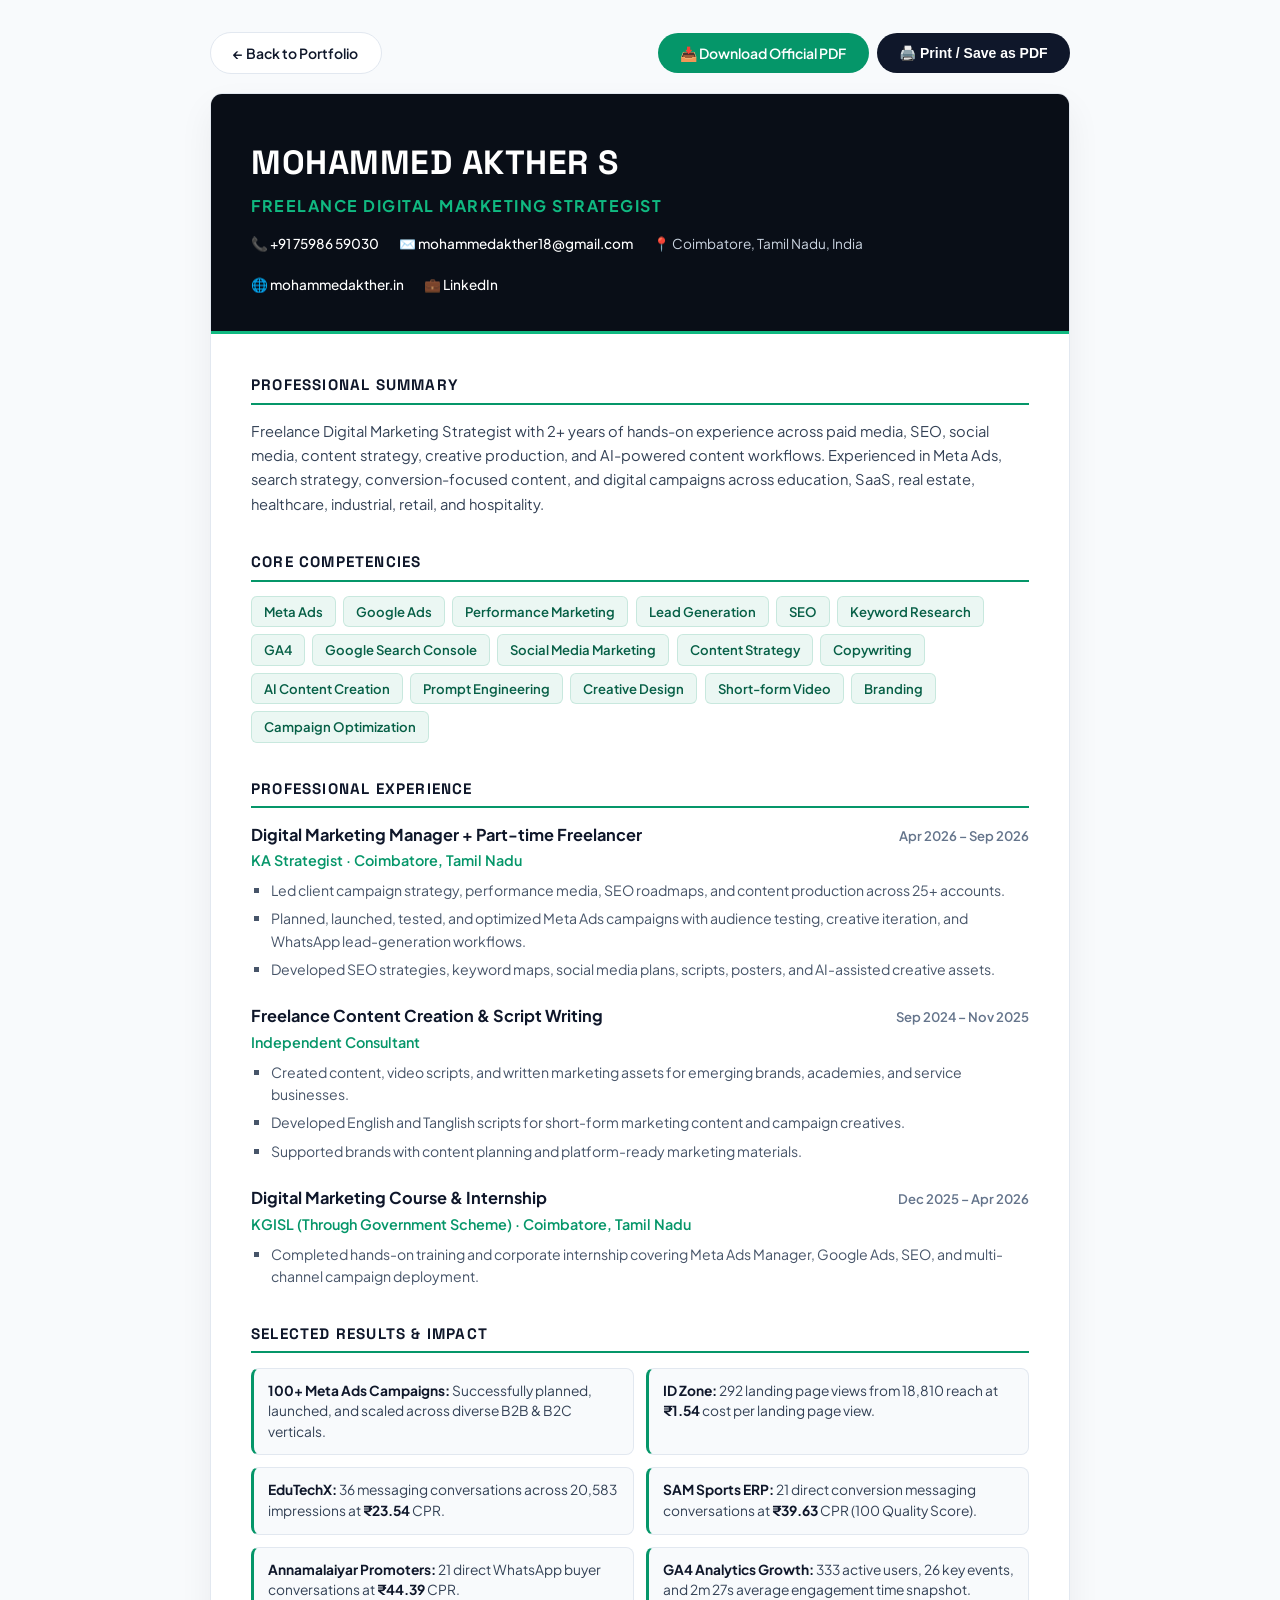
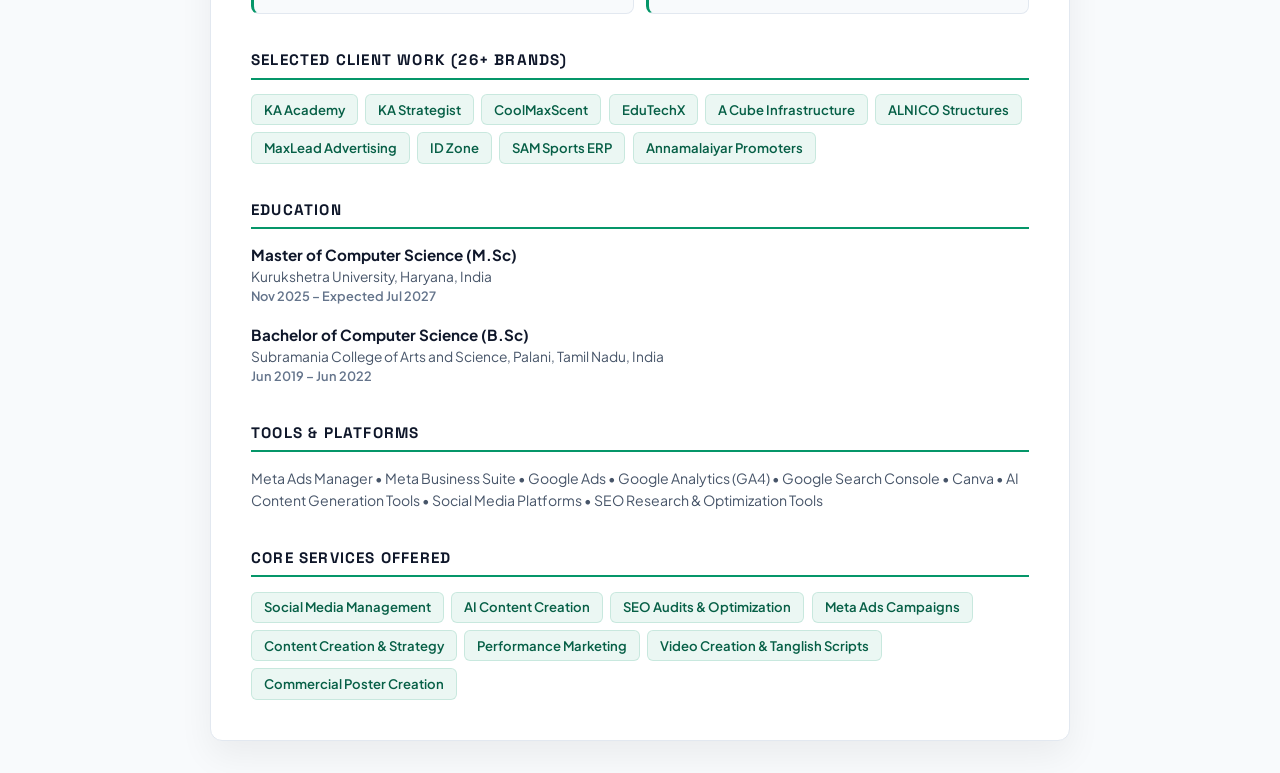
<file: resume-view.html>
<!DOCTYPE html>
<html lang="en">
<head>
  <meta charset="UTF-8" />
  <meta name="viewport" content="width=device-width, initial-scale=1.0" />
  <title>Mohammed Akther S — Freelance Digital Marketing Strategist Resume</title>
  <link rel="preconnect" href="https://fonts.googleapis.com" />
  <link rel="preconnect" href="https://fonts.gstatic.com" crossorigin />
  <link href="https://fonts.googleapis.com/css2?family=Plus+Jakarta+Sans:wght@300;400;500;600;700;800&family=Space+Grotesk:wght@600;700&display=swap" rel="stylesheet" />
  <style>
    :root {
      --primary: #0F172A;
      --accent: #059669;
      --accent-light: #10B981;
      --text: #1E293B;
      --muted: #64748B;
      --border: #E2E8F0;
      --bg-page: #F8FAFC;
    }
    * { box-sizing: border-box; margin: 0; padding: 0; }
    body {
      font-family: 'Plus Jakarta Sans', sans-serif;
      color: var(--text);
      background: var(--bg-page);
      line-height: 1.5;
      padding: 2rem 1rem;
    }
    .print-actions-bar {
      max-width: 860px;
      margin: 0 auto 1.2rem;
      display: flex;
      justify-content: space-between;
      align-items: center;
      flex-wrap: wrap;
      gap: 12px;
    }
    .back-btn, .print-btn, .download-btn {
      padding: 0.6rem 1.4rem;
      border-radius: 999px;
      font-size: 0.875rem;
      font-weight: 600;
      cursor: pointer;
      text-decoration: none;
      display: inline-flex;
      align-items: center;
      gap: 0.5rem;
      transition: all 0.2s ease;
    }
    .back-btn { background: #fff; color: var(--primary); border: 1px solid var(--border); }
    .back-btn:hover { background: #F1F5F9; }
    .print-btn { background: var(--primary); color: #fff; border: none; }
    .print-btn:hover { background: #1E293B; }
    .download-btn { background: var(--accent); color: #fff; border: none; }
    .download-btn:hover { background: #047857; }

    .resume-container {
      max-width: 860px;
      margin: 0 auto;
      background: #fff;
      border-radius: 12px;
      box-shadow: 0 15px 35px rgba(0,0,0,0.06);
      overflow: hidden;
      border: 1px solid var(--border);
    }
    
    .resume-header {
      background: #090E17;
      color: #fff;
      padding: 2.75rem 2.5rem 2.25rem;
      border-bottom: 3px solid var(--accent-light);
    }
    .resume-header h1 {
      font-family: 'Space Grotesk', sans-serif;
      font-size: 2.1rem;
      letter-spacing: 0.5px;
      margin-bottom: 0.35rem;
      color: #FFFFFF;
    }
    .resume-role {
      font-size: 1rem;
      color: var(--accent-light);
      font-weight: 700;
      letter-spacing: 1.5px;
      text-transform: uppercase;
      margin-bottom: 1rem;
    }
    .resume-contact-row {
      display: flex;
      flex-wrap: wrap;
      gap: 1.25rem;
      font-size: 0.85rem;
      color: #CBD5E1;
    }
    .resume-contact-row a { color: #fff; text-decoration: none; font-weight: 500; }
    .resume-contact-row a:hover { color: var(--accent-light); text-decoration: underline; }

    .resume-body {
      padding: 2.5rem;
    }
    .sec-title {
      font-family: 'Space Grotesk', sans-serif;
      font-size: 0.95rem;
      font-weight: 800;
      text-transform: uppercase;
      letter-spacing: 1.2px;
      color: #0F172A;
      margin-bottom: 0.9rem;
      border-bottom: 2px solid var(--accent);
      padding-bottom: 0.35rem;
      display: flex;
      align-items: center;
      gap: 0.5rem;
    }
    .resume-section { margin-bottom: 2.2rem; }
    .resume-summary-text { font-size: 0.92rem; color: #334155; line-height: 1.65; }

    .job-item { margin-bottom: 1.5rem; }
    .job-header { display: flex; justify-content: space-between; align-items: baseline; margin-bottom: 0.2rem; flex-wrap: wrap; gap: 4px; }
    .job-role { font-size: 1.02rem; font-weight: 700; color: #0F172A; }
    .job-period { font-size: 0.82rem; color: var(--muted); font-weight: 600; }
    .job-company { font-size: 0.9rem; font-weight: 600; color: var(--accent); margin-bottom: 0.45rem; }
    .job-bullets { list-style: square; padding-left: 1.25rem; font-size: 0.88rem; color: #475569; line-height: 1.6; }
    .job-bullets li { margin-bottom: 0.35rem; }

    .results-grid {
      display: grid;
      grid-template-columns: 1fr 1fr;
      gap: 12px;
      margin-top: 10px;
    }
    .result-card {
      background: #F8FAFC;
      border: 1px solid var(--border);
      border-radius: 8px;
      padding: 12px 14px;
      font-size: 0.86rem;
      color: #334155;
      border-left: 3px solid var(--accent);
    }
    .result-card strong { color: #0F172A; }

    .pills-group { display: flex; flex-wrap: wrap; gap: 0.45rem; margin-top: 6px; }
    .pill {
      background: rgba(5, 150, 105, 0.08);
      border: 1px solid rgba(5, 150, 105, 0.15);
      font-size: 0.82rem;
      font-weight: 600;
      color: #065F46;
      padding: 0.3rem 0.75rem;
      border-radius: 6px;
    }

    .edu-item { margin-bottom: 1.1rem; }
    .edu-degree { font-size: 0.95rem; font-weight: 700; color: #0F172A; }
    .edu-inst { font-size: 0.86rem; color: #475569; }
    .edu-year { font-size: 0.8rem; color: var(--muted); font-weight: 600; }

    @media print {
      body { background: #fff; padding: 0; }
      .print-actions-bar { display: none; }
      .resume-container { box-shadow: none; border: none; border-radius: 0; }
      .resume-header { -webkit-print-color-adjust: exact; print-color-adjust: exact; background: #090E17 !important; color: #fff !important; }
      .pill { -webkit-print-color-adjust: exact; print-color-adjust: exact; }
      .result-card { -webkit-print-color-adjust: exact; print-color-adjust: exact; }
    }
    @media (max-width: 700px) {
      .results-grid { grid-template-columns: 1fr; }
      .resume-header { text-align: center; }
      .resume-contact-row { justify-content: center; }
    }
  </style>
</head>
<body>

  <div class="print-actions-bar">
    <a href="index.html" class="back-btn">← Back to Portfolio</a>
    <div style="display: flex; gap: 8px;">
      <a href="assets/Mohammed_Akther_S_Resume.pdf" download="Mohammed_Akther_S_Resume.pdf" class="download-btn">📥 Download Official PDF</a>
      <button onclick="window.print()" class="print-btn">🖨️ Print / Save as PDF</button>
    </div>
  </div>

  <div class="resume-container">
    <!-- Header -->
    <header class="resume-header">
      <div class="resume-title-wrap">
        <h1>MOHAMMED AKTHER S</h1>
        <div class="resume-role">Freelance Digital Marketing Strategist</div>
        <div class="resume-contact-row">
          <span>📞 <a href="https://wa.me/917598659030">+91 75986 59030</a></span>
          <span>✉️ <a href="mailto:mohammedakther18@gmail.com">mohammedakther18@gmail.com</a></span>
          <span>📍 Coimbatore, Tamil Nadu, India</span>
          <span>🌐 <a href="https://mohammedakther.com">mohammedakther.in</a></span>
          <span>💼 <a href="https://linkedin.com/in/mohammed-akther-306925222" target="_blank">LinkedIn</a></span>
        </div>
      </div>
    </header>

    <!-- Main Content -->
    <div class="resume-body">
      
      <!-- Summary -->
      <section class="resume-section">
        <h2 class="sec-title">Professional Summary</h2>
        <p class="resume-summary-text">
          Freelance Digital Marketing Strategist with 2+ years of hands-on experience across paid media, SEO, social media, content strategy, creative production, and AI-powered content workflows. Experienced in Meta Ads, search strategy, conversion-focused content, and digital campaigns across education, SaaS, real estate, healthcare, industrial, retail, and hospitality.
        </p>
      </section>

      <!-- Core Competencies -->
      <section class="resume-section">
        <h2 class="sec-title">Core Competencies</h2>
        <div class="pills-group">
          <span class="pill">Meta Ads</span>
          <span class="pill">Google Ads</span>
          <span class="pill">Performance Marketing</span>
          <span class="pill">Lead Generation</span>
          <span class="pill">SEO</span>
          <span class="pill">Keyword Research</span>
          <span class="pill">GA4</span>
          <span class="pill">Google Search Console</span>
          <span class="pill">Social Media Marketing</span>
          <span class="pill">Content Strategy</span>
          <span class="pill">Copywriting</span>
          <span class="pill">AI Content Creation</span>
          <span class="pill">Prompt Engineering</span>
          <span class="pill">Creative Design</span>
          <span class="pill">Short-form Video</span>
          <span class="pill">Branding</span>
          <span class="pill">Campaign Optimization</span>
        </div>
      </section>

      <!-- Professional Experience -->
      <section class="resume-section">
        <h2 class="sec-title">Professional Experience</h2>

        <div class="job-item">
          <div class="job-header">
            <span class="job-role">Digital Marketing Manager + Part-time Freelancer</span>
            <span class="job-period">Apr 2026 – Sep 2026</span>
          </div>
          <div class="job-company">KA Strategist · Coimbatore, Tamil Nadu</div>
          <ul class="job-bullets">
            <li>Led client campaign strategy, performance media, SEO roadmaps, and content production across 25+ accounts.</li>
            <li>Planned, launched, tested, and optimized Meta Ads campaigns with audience testing, creative iteration, and WhatsApp lead-generation workflows.</li>
            <li>Developed SEO strategies, keyword maps, social media plans, scripts, posters, and AI-assisted creative assets.</li>
          </ul>
        </div>

        <div class="job-item">
          <div class="job-header">
            <span class="job-role">Freelance Content Creation & Script Writing</span>
            <span class="job-period">Sep 2024 – Nov 2025</span>
          </div>
          <div class="job-company">Independent Consultant</div>
          <ul class="job-bullets">
            <li>Created content, video scripts, and written marketing assets for emerging brands, academies, and service businesses.</li>
            <li>Developed English and Tanglish scripts for short-form marketing content and campaign creatives.</li>
            <li>Supported brands with content planning and platform-ready marketing materials.</li>
          </ul>
        </div>

        <div class="job-item">
          <div class="job-header">
            <span class="job-role">Digital Marketing Course & Internship</span>
            <span class="job-period">Dec 2025 – Apr 2026</span>
          </div>
          <div class="job-company">KGISL (Through Government Scheme) · Coimbatore, Tamil Nadu</div>
          <ul class="job-bullets">
            <li>Completed hands-on training and corporate internship covering Meta Ads Manager, Google Ads, SEO, and multi-channel campaign deployment.</li>
          </ul>
        </div>
      </section>

      <!-- Selected Results -->
      <section class="resume-section">
        <h2 class="sec-title">Selected Results & Impact</h2>
        <div class="results-grid">
          <div class="result-card">
            <strong>100+ Meta Ads Campaigns:</strong> Successfully planned, launched, and scaled across diverse B2B & B2C verticals.
          </div>
          <div class="result-card">
            <strong>ID Zone:</strong> 292 landing page views from 18,810 reach at <strong>₹1.54</strong> cost per landing page view.
          </div>
          <div class="result-card">
            <strong>EduTechX:</strong> 36 messaging conversations across 20,583 impressions at <strong>₹23.54</strong> CPR.
          </div>
          <div class="result-card">
            <strong>SAM Sports ERP:</strong> 21 direct conversion messaging conversations at <strong>₹39.63</strong> CPR (100 Quality Score).
          </div>
          <div class="result-card">
            <strong>Annamalaiyar Promoters:</strong> 21 direct WhatsApp buyer conversations at <strong>₹44.39</strong> CPR.
          </div>
          <div class="result-card">
            <strong>GA4 Analytics Growth:</strong> 333 active users, 26 key events, and 2m 27s average engagement time snapshot.
          </div>
        </div>
      </section>

      <!-- Selected Client Work -->
      <section class="resume-section">
        <h2 class="sec-title">Selected Client Work (26+ Brands)</h2>
        <div class="pills-group">
          <span class="pill">KA Academy</span>
          <span class="pill">KA Strategist</span>
          <span class="pill">CoolMaxScent</span>
          <span class="pill">EduTechX</span>
          <span class="pill">A Cube Infrastructure</span>
          <span class="pill">ALNICO Structures</span>
          <span class="pill">MaxLead Advertising</span>
          <span class="pill">ID Zone</span>
          <span class="pill">SAM Sports ERP</span>
          <span class="pill">Annamalaiyar Promoters</span>
        </div>
      </section>

      <!-- Education -->
      <section class="resume-section">
        <h2 class="sec-title">Education</h2>
        
        <div class="edu-item">
          <div class="edu-degree">Master of Computer Science (M.Sc)</div>
          <div class="edu-inst">Kurukshetra University, Haryana, India</div>
          <div class="edu-year">Nov 2025 – Expected Jul 2027</div>
        </div>

        <div class="edu-item">
          <div class="edu-degree">Bachelor of Computer Science (B.Sc)</div>
          <div class="edu-inst">Subramania College of Arts and Science, Palani, Tamil Nadu, India</div>
          <div class="edu-year">Jun 2019 – Jun 2022</div>
        </div>
      </section>

      <!-- Tools & Platforms -->
      <section class="resume-section">
        <h2 class="sec-title">Tools & Platforms</h2>
        <p style="font-size: 0.88rem; color: #475569; line-height: 1.6;">
          Meta Ads Manager • Meta Business Suite • Google Ads • Google Analytics (GA4) • Google Search Console • Canva • AI Content Generation Tools • Social Media Platforms • SEO Research & Optimization Tools
        </p>
      </section>

      <!-- Services -->
      <section class="resume-section" style="margin-bottom: 0;">
        <h2 class="sec-title">Core Services Offered</h2>
        <div class="pills-group">
          <span class="pill">Social Media Management</span>
          <span class="pill">AI Content Creation</span>
          <span class="pill">SEO Audits & Optimization</span>
          <span class="pill">Meta Ads Campaigns</span>
          <span class="pill">Content Creation & Strategy</span>
          <span class="pill">Performance Marketing</span>
          <span class="pill">Video Creation & Tanglish Scripts</span>
          <span class="pill">Commercial Poster Creation</span>
        </div>
      </section>

    </div>
  </div>

</body>
</html>
</file>
<file: css/style.css>
/* ==========================================================================
   MOHAMMED AKTHER S — FREELANCE DIGITAL MARKETING STRATEGIST
   Visual Identity: Royal Navy (#061426 / #0A1B32) + Electric Blue (#008CFF / #19B5FF) + Crisp White
   Design Philosophy: Strategy + Creativity + Performance + AI + Results
   ========================================================================== */

@import url('https://fonts.googleapis.com/css2?family=Plus+Jakarta+Sans:ital,wght@0,300;0,400;0,500;0,600;0,700;0,800;1,400;1,600&family=Space+Grotesk:wght@500;600;700&display=swap');

:root {
  /* Royal Navy & Electric Blue Palette */
  --primary: #008CFF;               /* Primary Accent */
  --primary-light: #19B5FF;         /* Bright Blue */
  --primary-hover: #19B5FF;         /* Hover Accent */
  --primary-deep: #0066D6;          /* Deep Blue */
  --primary-glow: rgba(0, 140, 255, 0.20); /* Blue Glow */
  --primary-subtle: rgba(0, 140, 255, 0.08);

  /* Backgrounds & Neutrals */
  --bg-main: #061426;              /* Primary Background */
  --bg-surface: #0A1B32;           /* Secondary Background */
  --bg-card: #0D223D;              /* Card Background */
  --bg-card-hover: #102A49;        /* Elevated Card */
  --bg-overlay: rgba(6, 20, 38, 0.92);

  /* Borders & Dividers */
  --border: rgba(0, 140, 255, 0.18); /* Subtle Blue Border */
  --border-active: rgba(0, 140, 255, 0.50);
  --border-light: rgba(0, 140, 255, 0.28);

  /* Typography Colors */
  --text-main: #FFFFFF;            /* Primary Text */
  --text-body: #C5D0DE;            /* Secondary Text */
  --text-muted: #8FA1B5;           /* Muted Text */
  --text-highlight: #19B5FF;       /* Bright Blue */

  /* Font Families */
  --font-sans: 'Plus Jakarta Sans', -apple-system, BlinkMacSystemFont, sans-serif;
  --font-heading: 'Space Grotesk', 'Plus Jakarta Sans', sans-serif;

  /* Geometry & Transitions */
  --radius-sm: 8px;
  --radius-md: 14px;
  --radius-lg: 20px;
  --radius-xl: 28px;
  --radius-full: 9999px;
  --transition-fast: 0.2s cubic-bezier(0.16, 1, 0.3, 1);
  --transition-smooth: 0.35s cubic-bezier(0.16, 1, 0.3, 1);
  --transition-slow: 0.6s cubic-bezier(0.16, 1, 0.3, 1);
}

*, *::before, *::after {
  box-sizing: border-box;
  margin: 0;
  padding: 0;
}

html {
  scroll-behavior: smooth;
  font-size: 16px;
  color-scheme: dark;
}

body {
  font-family: var(--font-sans);
  background-color: var(--bg-main);
  color: var(--text-main);
  line-height: 1.65;
  overflow-x: hidden;
  -webkit-font-smoothing: antialiased;
  -moz-osx-font-smoothing: grayscale;
  position: relative;
}

body::before {
  content: "";
  position: fixed;
  top: 0;
  left: 0;
  width: 100vw;
  height: 100vh;
  background-image: 
    radial-gradient(circle at 15% 20%, rgba(0, 140, 255, 0.08) 0%, transparent 40%),
    radial-gradient(circle at 85% 65%, rgba(0, 102, 214, 0.06) 0%, transparent 45%),
    linear-gradient(to right, rgba(0, 140, 255, 0.03) 1px, transparent 1px),
    linear-gradient(to bottom, rgba(0, 140, 255, 0.03) 1px, transparent 1px);
  background-size: 100% 100%, 100% 100%, 48px 48px, 48px 48px;
  pointer-events: none;
  z-index: 0;
}

/* Hide default system cursor pointer completely on desktop / fine pointer */
html.has-custom-cursor,
html.has-custom-cursor body,
html.has-custom-cursor *,
html.has-custom-cursor *::before,
html.has-custom-cursor *::after {
  cursor: none !important;
}

@media (hover: hover) and (pointer: fine) {
  html, body, *, *::before, *::after {
    cursor: none !important;
  }
}

/* Custom Animated Cursor */
.custom-cursor {
  position: fixed;
  top: 0;
  left: 0;
  width: 28px;
  height: 28px;
  border: 1.5px solid var(--primary-light);
  border-radius: 50%;
  pointer-events: none;
  z-index: 99999;
  transform: translate(-50%, -50%);
  transition: width 0.25s cubic-bezier(0.25, 1, 0.5, 1), 
              height 0.25s cubic-bezier(0.25, 1, 0.5, 1), 
              background-color 0.25s ease, 
              border-color 0.25s ease, 
              opacity 0.25s ease,
              box-shadow 0.25s ease;
  display: flex;
  align-items: center;
  justify-content: center;
  opacity: 0;
}

.cursor-dot {
  width: 6px;
  height: 6px;
  background-color: var(--primary-light);
  border-radius: 50%;
  position: fixed;
  top: 0;
  left: 0;
  pointer-events: none;
  z-index: 100000;
  transform: translate(-50%, -50%);
  opacity: 0;
  transition: opacity 0.25s ease;
  box-shadow: 0 0 8px rgba(0, 140, 255, 0.7);
}

.custom-cursor.cursor-hover {
  width: 54px;
  height: 54px;
  background-color: rgba(0, 140, 255, 0.16);
  border-color: var(--primary-light);
  box-shadow: 0 0 20px rgba(0, 140, 255, 0.25);
}

.custom-cursor.cursor-clicking {
  width: 22px;
  height: 22px;
  background-color: rgba(0, 140, 255, 0.4);
  border-color: var(--primary-light);
  box-shadow: 0 0 15px rgba(0, 140, 255, 0.5);
}

.custom-cursor.cursor-view {
  width: 72px;
  height: 72px;
  background-color: var(--primary-light);
  border-color: var(--primary-light);
  box-shadow: 0 0 25px rgba(0, 140, 255, 0.45);
}

.custom-cursor.cursor-view::after {
  content: "VIEW";
  font-size: 11px;
  font-weight: 800;
  color: #FFFFFF;
  letter-spacing: 0.8px;
}

@media (pointer: coarse) and (hover: none), (max-width: 1024px) and (pointer: coarse) {
  html.has-custom-cursor,
  html.has-custom-cursor body,
  html.has-custom-cursor * {
    cursor: auto !important;
  }
  .custom-cursor, .cursor-dot {
    display: none !important;
  }
}

h1, h2, h3, h4, h5, h6 {
  font-family: var(--font-heading);
  color: var(--text-main);
  font-weight: 700;
  line-height: 1.2;
  letter-spacing: -0.02em;
}

p {
  color: var(--text-body);
  font-weight: 400;
}

a {
  color: inherit;
  text-decoration: none;
  transition: color var(--transition-fast);
}

.container {
  width: 100%;
  max-width: 1280px;
  margin: 0 auto;
  padding: 0 24px;
  position: relative;
  z-index: 1;
}

.section {
  padding: 100px 0;
  position: relative;
  z-index: 1;
}

@media (max-width: 768px) {
  .section {
    padding: 64px 0;
  }
}

.section-header {
  text-align: center;
  max-width: 760px;
  margin: 0 auto 56px;
}

.section-tag {
  display: inline-flex;
  align-items: center;
  gap: 8px;
  font-size: 0.8125rem;
  font-weight: 700;
  text-transform: uppercase;
  letter-spacing: 0.12em;
  color: var(--primary-light);
  background: var(--primary-subtle);
  border: 1px solid rgba(0, 140, 255, 0.25);
  padding: 6px 16px;
  border-radius: var(--radius-full);
  margin-bottom: 16px;
}

.section-title {
  font-size: 2.5rem;
  margin-bottom: 16px;
  color: var(--text-main);
}

@media (max-width: 768px) {
  .section-title {
    font-size: 1.875rem;
  }
}

.section-desc {
  font-size: 1.125rem;
  color: var(--text-body);
  line-height: 1.6;
}

.btn {
  display: inline-flex;
  align-items: center;
  justify-content: center;
  gap: 10px;
  font-family: var(--font-sans);
  font-size: 0.9375rem;
  font-weight: 600;
  padding: 13px 28px;
  border-radius: var(--radius-full);
  cursor: pointer;
  transition: all var(--transition-smooth);
  border: 1px solid transparent;
  white-space: nowrap;
  text-decoration: none;
}

.btn-primary {
  background: var(--primary);
  color: #FFFFFF;
  box-shadow: 0 4px 20px var(--primary-glow);
}

.btn-primary:hover {
  background: var(--primary-light);
  box-shadow: 0 8px 30px rgba(0, 140, 255, 0.5);
  transform: translateY(-2px);
  color: #FFFFFF;
}

.btn-secondary {
  background: rgba(13, 34, 61, 0.6);
  color: #FFFFFF;
  border-color: var(--border);
  backdrop-filter: blur(10px);
}

.btn-secondary:hover {
  background: rgba(16, 42, 73, 0.85);
  border-color: var(--primary);
  color: #FFFFFF;
  box-shadow: 0 4px 18px var(--primary-glow);
  transform: translateY(-2px);
}

.btn-whatsapp {
  background: var(--primary);
  color: #FFFFFF;
  box-shadow: 0 4px 20px var(--primary-glow);
}

.btn-whatsapp:hover {
  background: var(--primary-light);
  box-shadow: 0 6px 25px rgba(0, 140, 255, 0.35);
  transform: translateY(-2px);
  color: #FFFFFF;
}

.btn-sm {
  padding: 8px 18px;
  font-size: 0.8125rem;
}

/* Navbar */
.navbar-wrap {
  position: fixed;
  top: 18px;
  left: 0;
  width: 100%;
  z-index: 1000;
  padding: 0 24px;
}

.navbar {
  max-width: 1200px;
  margin: 0 auto;
  display: flex;
  align-items: center;
  justify-content: space-between;
  padding: 12px 24px;
  background: rgba(10, 27, 50, 0.88);
  border: 1px solid var(--border);
  border-radius: var(--radius-full);
  backdrop-filter: blur(20px);
  -webkit-backdrop-filter: blur(20px);
  box-shadow: 0 10px 40px rgba(0, 0, 0, 0.35);
}

.navbar-brand {
  display: flex;
  align-items: center;
  gap: 10px;
  font-family: var(--font-heading);
  font-size: 1.125rem;
  font-weight: 700;
  color: #FFFFFF;
}

.navbar-brand-badge {
  width: 10px;
  height: 10px;
  background: var(--primary-light);
  border-radius: 50%;
  box-shadow: 0 0 12px var(--primary-light);
}

.navbar-nav {
  display: flex;
  align-items: center;
  gap: 4px;
  list-style: none;
}

.nav-link {
  font-size: 0.875rem;
  font-weight: 500;
  color: var(--text-body);
  padding: 8px 14px;
  border-radius: var(--radius-full);
  transition: all var(--transition-fast);
}

.nav-link:hover {
  color: #FFFFFF;
  background: rgba(255, 255, 255, 0.05);
}

.nav-link.active {
  color: var(--primary-light);
  background: var(--primary-subtle);
  border: 1px solid rgba(0, 140, 255, 0.3);
}

.mobile-toggle {
  display: none;
  background: transparent;
  border: none;
  color: #FFFFFF;
  font-size: 1.5rem;
  cursor: pointer;
  padding: 6px;
}

.mobile-menu {
  position: fixed;
  top: 80px;
  left: 20px;
  right: 20px;
  background: rgba(10, 27, 50, 0.98);
  border: 1px solid var(--border-light);
  border-radius: var(--radius-lg);
  padding: 24px;
  display: flex;
  flex-direction: column;
  gap: 10px;
  backdrop-filter: blur(24px);
  box-shadow: 0 20px 50px rgba(0,0,0,0.6);
  transform: translateY(-20px);
  opacity: 0;
  pointer-events: none;
  transition: all var(--transition-smooth);
  z-index: 999;
}

.mobile-menu.open {
  transform: translateY(0);
  opacity: 1;
  pointer-events: auto;
}

.mobile-menu a {
  padding: 12px 16px;
  border-radius: var(--radius-md);
  color: var(--text-main);
  font-size: 1rem;
  font-weight: 500;
}

.mobile-menu a.active, .mobile-menu a:hover {
  background: var(--primary-subtle);
  color: var(--primary-light);
}

@media (max-width: 1024px) {
  .navbar-nav {
    display: none;
  }
  .mobile-toggle {
    display: block;
  }
}

/* 1. Hero Section */
.hero-section {
  min-height: 100vh;
  display: flex;
  align-items: center;
  padding: 140px 0 80px;
  position: relative;
}

.hero-grid {
  display: grid;
  grid-template-columns: 1.15fr 0.85fr;
  gap: 56px;
  align-items: center;
}

.hero-pill {
  display: inline-flex;
  align-items: center;
  gap: 10px;
  font-size: 0.8125rem;
  font-weight: 600;
  color: var(--primary-light);
  background: rgba(0, 140, 255, 0.08);
  border: 1px solid rgba(0, 140, 255, 0.25);
  padding: 6px 16px;
  border-radius: var(--radius-full);
  margin-bottom: 24px;
}

.pill-pulse {
  width: 8px;
  height: 8px;
  background: var(--primary-light);
  border-radius: 50%;
  box-shadow: 0 0 10px var(--primary-light);
  animation: pulse-ring 2s infinite;
}

@keyframes pulse-ring {
  0% { transform: scale(0.9); opacity: 1; }
  50% { transform: scale(1.3); opacity: 0.5; }
  100% { transform: scale(0.9); opacity: 1; }
}

.hero-title {
  font-size: 3.5rem;
  line-height: 1.15;
  margin-bottom: 8px;
  color: #FFFFFF;
}

.hero-name-sub {
  display: block;
  font-size: 1.75rem;
  font-weight: 600;
  color: var(--text-body);
  margin-bottom: 8px;
}

.hero-positioning {
  font-size: 2.25rem;
  font-weight: 700;
  color: var(--primary-light);
  margin-bottom: 20px;
  font-family: var(--font-heading);
}

.hero-bio {
  font-size: 1.1875rem;
  color: var(--text-body);
  line-height: 1.7;
  max-width: 580px;
  margin-bottom: 36px;
}

.hero-actions {
  display: flex;
  align-items: center;
  gap: 16px;
  flex-wrap: wrap;
  margin-bottom: 40px;
}

.hero-quick-stats {
  display: grid;
  grid-template-columns: repeat(3, 1fr);
  gap: 20px;
  padding-top: 24px;
  border-top: 1px solid var(--border);
}

.hero-stat-num {
  font-size: 1.875rem;
  font-weight: 800;
  font-family: var(--font-heading);
  color: #FFFFFF;
}

.hero-stat-num span {
  color: var(--primary-light);
}

.hero-stat-label {
  font-size: 0.8125rem;
  color: var(--text-muted);
  font-weight: 500;
}

.hero-visual {
  position: relative;
  display: flex;
  justify-content: center;
  align-items: center;
}

.hero-photo-frame {
  position: relative;
  width: 100%;
  max-width: 440px;
  aspect-ratio: 4 / 5;
  border-radius: var(--radius-xl);
  overflow: hidden;
  box-shadow: 0 25px 60px -15px rgba(0, 0, 0, 0.7);
  border: 2px solid rgba(255, 255, 255, 0.1);
  background: var(--bg-card);
}

.hero-photo-frame img {
  width: 100%;
  height: 100%;
  object-fit: cover;
  object-position: center top;
  display: block;
  transition: transform var(--transition-slow);
}

.hero-photo-frame:hover img {
  transform: scale(1.04);
}

.hero-photo-glow {
  position: absolute;
  width: 110%;
  height: 110%;
  background: radial-gradient(circle, rgba(0, 140, 255, 0.20) 0%, transparent 70%);
  top: -5%;
  left: -5%;
  z-index: -1;
  pointer-events: none;
}

.hero-floating-badge {
  position: absolute;
  bottom: 24px;
  right: -16px;
  background: rgba(13, 34, 61, 0.92);
  border: 1px solid rgba(0, 140, 255, 0.30);
  backdrop-filter: blur(16px);
  padding: 12px 20px;
  border-radius: var(--radius-lg);
  display: flex;
  align-items: center;
  gap: 12px;
  box-shadow: 0 15px 35px rgba(0, 0, 0, 0.4);
}

.floating-badge-icon {
  width: 36px;
  height: 36px;
  border-radius: 50%;
  background: var(--primary-subtle);
  display: flex;
  align-items: center;
  justify-content: center;
  color: var(--primary-light);
  font-size: 1.1rem;
}

.floating-badge-text {
  font-size: 0.8125rem;
  line-height: 1.3;
}

.floating-badge-text strong {
  display: block;
  color: #FFFFFF;
  font-size: 0.9375rem;
}

@media (max-width: 991px) {
  .hero-grid {
    grid-template-columns: 1fr;
    gap: 48px;
    text-align: center;
  }
  .hero-bio {
    margin: 0 auto 32px;
  }
  .hero-actions {
    justify-content: center;
  }
  .hero-quick-stats {
    max-width: 480px;
    margin: 0 auto;
  }
  .hero-floating-badge {
    right: 12px;
    bottom: 12px;
  }
}

@media (max-width: 640px) {
  .hero-title {
    font-size: 2.35rem;
  }
  .hero-name-sub {
    font-size: 1.35rem;
  }
  .hero-positioning {
    font-size: 1.5rem;
  }
}

/* 2. About Section */
.about-grid {
  display: grid;
  grid-template-columns: 1fr 1fr;
  gap: 64px;
  align-items: center;
}

.about-philosophy-card {
  background: linear-gradient(135deg, rgba(0, 140, 255, 0.08) 0%, rgba(10, 27, 50, 0.7) 100%);
  border-left: 3px solid var(--primary-light);
  border-top: 1px solid var(--border);
  border-right: 1px solid var(--border);
  border-bottom: 1px solid var(--border);
  border-radius: var(--radius-md);
  padding: 24px;
  margin: 28px 0;
}

.about-philosophy-card blockquote {
  font-size: 1.125rem;
  font-style: italic;
  color: #FFFFFF;
  line-height: 1.6;
}

.about-philosophy-card cite {
  display: block;
  font-size: 0.8125rem;
  font-style: normal;
  color: var(--primary-light);
  font-weight: 600;
  margin-top: 10px;
  letter-spacing: 0.05em;
  text-transform: uppercase;
}

.about-pillars {
  display: grid;
  grid-template-columns: repeat(2, 1fr);
  gap: 16px;
  margin-top: 28px;
}

.about-pillar-box {
  background: var(--bg-card);
  border: 1px solid var(--border);
  border-radius: var(--radius-md);
  padding: 18px;
  transition: all var(--transition-fast);
}

.about-pillar-box:hover {
  border-color: var(--border-active);
  transform: translateY(-3px);
}

.pillar-icon {
  font-size: 1.35rem;
  color: var(--primary-light);
  margin-bottom: 8px;
}

.pillar-title {
  font-size: 1rem;
  font-weight: 700;
  color: #FFFFFF;
  margin-bottom: 4px;
}

.pillar-desc {
  font-size: 0.8125rem;
  color: var(--text-muted);
}

.about-location-badge {
  display: inline-flex;
  align-items: center;
  gap: 8px;
  margin-top: 24px;
  font-size: 0.875rem;
  color: var(--text-body);
}

@media (max-width: 991px) {
  .about-grid {
    grid-template-columns: 1fr;
    gap: 40px;
  }
}

/* 3. Skills & Tools Section */
.skills-category-wrapper {
  display: flex;
  flex-direction: column;
  gap: 48px;
}

.skills-category-group {
  display: flex;
  flex-direction: column;
  gap: 20px;
}

.skills-category-header {
  display: flex;
  align-items: center;
  gap: 12px;
  border-bottom: 1px solid var(--border);
  padding-bottom: 12px;
}

.skills-category-header h3 {
  font-size: 1.25rem;
  font-weight: 700;
  text-transform: uppercase;
  letter-spacing: 0.08em;
  color: var(--primary-light);
}

.skills-category-count {
  font-size: 0.8125rem;
  color: var(--text-muted);
  font-weight: 600;
}

.skills-cards-grid {
  display: grid;
  grid-template-columns: repeat(auto-fill, minmax(250px, 1fr));
  gap: 20px;
}

.skill-card {
  background: var(--bg-card);
  border: 1px solid var(--border);
  border-radius: var(--radius-md);
  padding: 22px;
  display: flex;
  flex-direction: column;
  gap: 10px;
  transition: all var(--transition-smooth);
  position: relative;
  overflow: hidden;
}

.skill-card::after {
  content: "";
  position: absolute;
  bottom: 0;
  left: 0;
  width: 0;
  height: 2px;
  background: var(--primary-light);
  transition: width var(--transition-smooth);
}

.skill-card:hover {
  transform: translateY(-4px);
  border-color: var(--border-active);
  background: var(--bg-card-hover);
  box-shadow: 0 12px 30px rgba(0, 0, 0, 0.3);
}

.skill-card:hover::after {
  width: 100%;
}

.skill-icon-wrap {
  width: 44px;
  height: 44px;
  border-radius: var(--radius-sm);
  background: rgba(0, 140, 255, 0.08);
  display: flex;
  align-items: center;
  justify-content: center;
  color: var(--primary-light);
  font-size: 1.25rem;
  margin-bottom: 4px;
}

.skill-card h4 {
  font-size: 1.125rem;
  color: #FFFFFF;
}

.skill-card p {
  font-size: 0.8125rem;
  color: var(--text-muted);
  line-height: 1.5;
}

/* 4. Marketing Process */
.process-timeline {
  display: grid;
  grid-template-columns: repeat(5, 1fr);
  gap: 20px;
  margin-top: 40px;
}

.process-card {
  background: var(--bg-card);
  border: 1px solid var(--border);
  border-radius: var(--radius-lg);
  padding: 30px 20px;
  display: flex;
  flex-direction: column;
  gap: 16px;
  transition: all var(--transition-smooth);
}

.process-card:hover {
  border-color: var(--border-active);
  transform: translateY(-6px);
  background: var(--bg-card-hover);
  box-shadow: 0 16px 36px rgba(0, 0, 0, 0.4);
}

.process-step-num {
  font-size: 1.75rem;
  font-weight: 800;
  font-family: var(--font-heading);
  color: var(--primary-light);
  opacity: 0.9;
}

.process-card h4 {
  font-size: 1.25rem;
  color: #FFFFFF;
}

.process-card p {
  font-size: 0.875rem;
  color: var(--text-body);
  line-height: 1.6;
}

@media (max-width: 1024px) {
  .process-timeline {
    grid-template-columns: repeat(2, 1fr);
  }
}

@media (max-width: 640px) {
  .process-timeline {
    grid-template-columns: 1fr;
  }
}

/* 5. Results & Statistics */
.results-section {
  background: var(--bg-main);
  border-top: 1px solid var(--border);
  border-bottom: 1px solid var(--border);
}

.results-stats-grid {
  display: grid;
  grid-template-columns: repeat(3, 1fr);
  gap: 32px;
}

.stat-metric-card {
  background: var(--bg-card);
  border: 1px solid var(--border);
  border-radius: var(--radius-xl);
  padding: 40px 32px;
  text-align: center;
  transition: all var(--transition-smooth);
}

.stat-metric-card:hover {
  border-color: var(--border-active);
  transform: translateY(-4px);
  box-shadow: 0 20px 45px rgba(0, 0, 0, 0.4);
}

.stat-number {
  font-size: 4rem;
  font-weight: 800;
  font-family: var(--font-heading);
  color: #FFFFFF;
  line-height: 1;
  margin-bottom: 12px;
}

.stat-number span.plus {
  color: var(--primary-light);
}

.stat-title {
  font-size: 1.25rem;
  font-weight: 700;
  color: #FFFFFF;
  margin-bottom: 8px;
}

.stat-subtext {
  font-size: 0.875rem;
  color: var(--text-muted);
}

@media (max-width: 768px) {
  .results-stats-grid {
    grid-template-columns: 1fr;
    gap: 20px;
  }
  .stat-number {
    font-size: 3rem;
  }
}

/* 6. Proof & Samples Ecosystem */
.proof-tabs-header {
  display: flex;
  align-items: center;
  justify-content: center;
  gap: 10px;
  margin-bottom: 40px;
  flex-wrap: wrap;
}

.proof-tab-btn {
  background: var(--bg-card);
  border: 1px solid var(--border);
  color: var(--text-body);
  font-family: var(--font-sans);
  font-size: 0.875rem;
  font-weight: 600;
  padding: 10px 22px;
  border-radius: var(--radius-full);
  cursor: pointer;
  transition: all var(--transition-fast);
}

.proof-tab-btn:hover {
  border-color: var(--border-light);
  color: #FFFFFF;
}

.proof-tab-btn.active {
  background: var(--primary);
  border-color: var(--primary-light);
  color: #FFFFFF;
  box-shadow: 0 4px 20px var(--primary-glow);
}

.proof-grid {
  display: grid;
  grid-template-columns: repeat(auto-fill, minmax(340px, 1fr));
  gap: 28px;
}

.proof-card {
  background: var(--bg-card);
  border: 1px solid var(--border);
  border-radius: var(--radius-lg);
  overflow: hidden;
  transition: all var(--transition-smooth);
  display: flex;
  flex-direction: column;
}

.proof-card:hover {
  border-color: var(--border-active);
  transform: translateY(-4px);
  box-shadow: 0 20px 40px rgba(0, 0, 0, 0.4);
}

.proof-media-wrapper {
  position: relative;
  width: 100%;
  aspect-ratio: 16 / 10;
  background: var(--bg-main);
  overflow: hidden;
  display: flex;
  align-items: center;
  justify-content: center;
  cursor: pointer;
}

.proof-media-wrapper.aspect-poster {
  aspect-ratio: 4 / 5;
}

.proof-media-wrapper img {
  width: 100%;
  height: 100%;
  object-fit: cover;
  object-position: center top;
  transition: transform var(--transition-slow);
}

.proof-card:hover .proof-media-wrapper img {
  transform: scale(1.05);
}

.proof-zoom-overlay {
  position: absolute;
  top: 0;
  left: 0;
  width: 100%;
  height: 100%;
  background: rgba(6, 20, 38, 0.75);
  display: flex;
  align-items: center;
  justify-content: center;
  opacity: 0;
  transition: opacity var(--transition-fast);
}

.proof-card:hover .proof-zoom-overlay {
  opacity: 1;
}

.proof-zoom-btn {
  background: var(--primary);
  color: #FFFFFF;
  border-radius: 50%;
  width: 50px;
  height: 50px;
  display: flex;
  align-items: center;
  justify-content: center;
  font-size: 1.25rem;
  box-shadow: 0 4px 15px rgba(0, 0, 0, 0.5);
  border: none;
}

.video-play-btn {
  width: 60px;
  height: 60px;
  background: var(--primary);
  border-radius: 50%;
  display: flex;
  align-items: center;
  justify-content: center;
  color: #FFFFFF;
  font-size: 1.5rem;
  box-shadow: 0 0 25px rgba(0, 140, 255, 0.7);
  transition: transform var(--transition-fast);
}

.proof-card:hover .video-play-btn {
  transform: scale(1.15);
}

.proof-card-body {
  padding: 22px;
  display: flex;
  flex-direction: column;
  gap: 8px;
  flex-grow: 1;
}

.proof-card-tag {
  font-size: 0.75rem;
  font-weight: 700;
  text-transform: uppercase;
  color: var(--primary-light);
  letter-spacing: 0.08em;
}

.proof-card-title {
  font-size: 1.125rem;
  color: #FFFFFF;
  font-weight: 700;
}

.proof-card-desc {
  font-size: 0.8125rem;
  color: var(--text-muted);
  line-height: 1.5;
}

.proof-meta-metric {
  display: inline-flex;
  align-items: center;
  gap: 6px;
  background: rgba(0, 140, 255, 0.08);
  border: 1px solid rgba(0, 140, 255, 0.25);
  border-radius: var(--radius-sm);
  padding: 6px 12px;
  font-size: 0.8125rem;
  font-weight: 600;
  color: var(--primary-light);
  margin-top: 6px;
  width: fit-content;
}

.placeholder-proof-card {
  border: 2px dashed var(--border);
  background: rgba(13, 34, 61, 0.5);
  display: flex;
  flex-direction: column;
  align-items: center;
  justify-content: center;
  text-align: center;
  padding: 40px 24px;
  min-height: 280px;
}

.placeholder-proof-icon {
  font-size: 2.5rem;
  color: var(--text-muted);
  margin-bottom: 16px;
}

/* 7. Featured Case Studies */
.case-studies-grid {
  display: grid;
  grid-template-columns: repeat(auto-fit, minmax(360px, 1fr));
  gap: 32px;
}

.case-study-card {
  background: var(--bg-card);
  border: 1px solid var(--border);
  border-radius: var(--radius-xl);
  padding: 32px;
  display: flex;
  flex-direction: column;
  gap: 20px;
  transition: all var(--transition-smooth);
}

.case-study-card:hover {
  border-color: var(--border-active);
  transform: translateY(-5px);
  box-shadow: 0 20px 45px rgba(0, 0, 0, 0.45);
}

.case-study-header {
  display: flex;
  align-items: center;
  justify-content: space-between;
  gap: 16px;
}

.case-study-brand {
  display: flex;
  align-items: center;
  gap: 14px;
}

.case-study-logo {
  width: 52px;
  height: 52px;
  border-radius: var(--radius-sm);
  background: #FFFFFF;
  padding: 4px;
  object-fit: contain;
}

.case-study-title-wrap h4 {
  font-size: 1.25rem;
  color: #FFFFFF;
}

.case-study-industry {
  font-size: 0.8125rem;
  color: var(--primary-light);
  font-weight: 600;
}

.case-breakdown-row {
  display: flex;
  flex-direction: column;
  gap: 12px;
  border-top: 1px solid var(--border);
  padding-top: 16px;
}

.breakdown-item {
  font-size: 0.875rem;
  color: var(--text-body);
  line-height: 1.5;
}

.breakdown-item strong {
  color: #FFFFFF;
  display: inline-block;
  min-width: 90px;
}

.case-work-tags {
  display: flex;
  flex-wrap: wrap;
  gap: 8px;
  margin-top: 6px;
}

.work-tag {
  background: rgba(255, 255, 255, 0.05);
  border: 1px solid var(--border);
  color: var(--text-body);
  font-size: 0.75rem;
  font-weight: 500;
  padding: 4px 10px;
  border-radius: var(--radius-full);
}

.case-proof-badge {
  background: rgba(0, 140, 255, 0.08);
  border: 1px solid rgba(0, 140, 255, 0.3);
  border-radius: var(--radius-md);
  padding: 12px 16px;
  font-size: 0.8125rem;
  color: var(--primary-light);
  font-weight: 600;
}

/* 8. All Clients — 26 Individual Client Sections */
.clients-master-container {
  display: flex;
  flex-direction: column;
  gap: 48px;
}

.client-row-entry {
  background: var(--bg-card);
  border: 1px solid var(--border);
  border-radius: var(--radius-xl);
  padding: 44px;
  transition: all var(--transition-smooth);
  position: relative;
  overflow: hidden;
}

.client-row-entry:hover {
  border-color: var(--border-active);
  box-shadow: 0 20px 50px rgba(0, 0, 0, 0.4);
}

.client-row-grid {
  display: grid;
  grid-template-columns: 0.75fr 1.25fr;
  gap: 48px;
  align-items: center;
}

.client-row-entry.row-reverse .client-row-grid {
  grid-template-columns: 1.25fr 0.75fr;
}

.client-row-entry.row-reverse .client-visual-col {
  order: 2;
}

.client-row-entry.row-reverse .client-info-col {
  order: 1;
}

.client-visual-col {
  display: flex;
  flex-direction: column;
  align-items: center;
  justify-content: center;
}

.client-logo-card {
  width: 100%;
  max-width: 320px;
  aspect-ratio: 1 / 1;
  background: #FFFFFF;
  border-radius: var(--radius-lg);
  padding: 32px;
  display: flex;
  align-items: center;
  justify-content: center;
  box-shadow: 0 15px 35px rgba(0, 0, 0, 0.25);
  border: 1px solid rgba(255, 255, 255, 0.1);
  transition: transform var(--transition-smooth);
}

.client-row-entry:hover .client-logo-card {
  transform: scale(1.03);
}

.client-logo-card img {
  max-width: 85%;
  max-height: 85%;
  object-fit: contain;
  display: block;
}

.client-info-col {
  display: flex;
  flex-direction: column;
  gap: 16px;
}

.client-header-meta {
  display: flex;
  align-items: center;
  justify-content: space-between;
  gap: 12px;
}

.client-serial-badge {
  font-family: var(--font-heading);
  font-size: 0.875rem;
  font-weight: 800;
  color: var(--primary-light);
  background: var(--primary-subtle);
  border: 1px solid rgba(0, 140, 255, 0.25);
  padding: 4px 12px;
  border-radius: var(--radius-full);
}

.client-industry-badge {
  font-size: 0.8125rem;
  color: var(--text-muted);
  font-weight: 600;
  text-transform: uppercase;
  letter-spacing: 0.05em;
}

.client-info-col h3 {
  font-size: 2rem;
  color: #FFFFFF;
}

.client-description {
  font-size: 1.05rem;
  color: var(--text-body);
  line-height: 1.6;
}

.client-services-block {
  display: flex;
  flex-direction: column;
  gap: 8px;
}

.client-services-label {
  font-size: 0.8125rem;
  font-weight: 700;
  text-transform: uppercase;
  color: var(--primary-light);
  letter-spacing: 0.08em;
}

.client-tags-list {
  display: flex;
  flex-wrap: wrap;
  gap: 8px;
}

.client-tag {
  background: rgba(255, 255, 255, 0.06);
  border: 1px solid var(--border);
  color: #FFFFFF;
  font-size: 0.8125rem;
  font-weight: 500;
  padding: 5px 12px;
  border-radius: var(--radius-sm);
}

.client-actions-row {
  display: flex;
  align-items: center;
  gap: 12px;
  margin-top: 8px;
  flex-wrap: wrap;
}

.btn-client-website {
  background: rgba(255, 255, 255, 0.08);
  border: 1px solid var(--border-light);
  color: #FFFFFF;
}

.btn-client-website:hover {
  background: var(--primary);
  border-color: var(--primary-light);
  color: #FFFFFF;
}

.btn-client-instagram {
  background: rgba(13, 34, 61, 0.6);
  border: 1px solid var(--border);
  color: var(--text-main);
}

.btn-client-instagram:hover {
  background: var(--primary);
  border-color: var(--primary-light);
  color: #FFFFFF;
  box-shadow: 0 4px 18px var(--primary-glow);
}

@media (max-width: 991px) {
  .client-row-grid, .client-row-entry.row-reverse .client-row-grid {
    grid-template-columns: 1fr;
    gap: 32px;
  }
  .client-row-entry.row-reverse .client-visual-col {
    order: 1;
  }
  .client-row-entry.row-reverse .client-info-col {
    order: 2;
  }
  .client-logo-card {
    max-width: 240px;
    margin: 0 auto;
  }
  .client-row-entry {
    padding: 28px;
  }
}

/* 9. Experience & Education */
.experience-timeline {
  position: relative;
  max-width: 840px;
  margin: 0 auto;
  padding: 20px 0;
}

.experience-timeline::before {
  content: "";
  position: absolute;
  top: 0;
  bottom: 0;
  left: 28px;
  width: 2px;
  background: linear-gradient(180deg, var(--primary-light) 0%, rgba(0, 140, 255, 0.15) 100%);
}

.timeline-item {
  position: relative;
  padding-left: 72px;
  margin-bottom: 48px;
}

.timeline-item:last-child {
  margin-bottom: 0;
}

.timeline-node {
  position: absolute;
  left: 17px;
  top: 6px;
  width: 24px;
  height: 24px;
  border-radius: 50%;
  background: var(--bg-main);
  border: 3px solid var(--primary-light);
  box-shadow: 0 0 12px var(--primary-light);
}

.timeline-card {
  background: var(--bg-card);
  border: 1px solid var(--border);
  border-radius: var(--radius-lg);
  padding: 28px;
  transition: all var(--transition-smooth);
}

.timeline-card:hover {
  border-color: var(--border-active);
  transform: translateY(-3px);
  box-shadow: 0 15px 35px rgba(0, 0, 0, 0.35);
}

.timeline-date-badge {
  display: inline-block;
  font-size: 0.8125rem;
  font-weight: 700;
  text-transform: uppercase;
  letter-spacing: 0.08em;
  color: var(--primary-light);
  margin-bottom: 8px;
}

.timeline-card h4 {
  font-size: 1.35rem;
  color: #FFFFFF;
  margin-bottom: 4px;
}

.timeline-institution {
  font-size: 0.9375rem;
  color: var(--text-body);
  font-weight: 500;
  margin-bottom: 12px;
}

.timeline-details {
  font-size: 0.875rem;
  color: var(--text-muted);
  line-height: 1.6;
}

/* 10. Services Section */
.services-grid {
  display: grid;
  grid-template-columns: repeat(auto-fill, minmax(280px, 1fr));
  gap: 24px;
}

.service-card {
  background: var(--bg-card);
  border: 1px solid var(--border);
  border-radius: var(--radius-lg);
  padding: 32px 26px;
  display: flex;
  flex-direction: column;
  gap: 14px;
  transition: all var(--transition-smooth);
  position: relative;
  overflow: hidden;
}

.service-card:hover {
  border-color: var(--border-active);
  transform: translateY(-6px);
  background: var(--bg-card-hover);
  box-shadow: 0 16px 40px rgba(0, 0, 0, 0.4);
}

.service-num {
  font-family: var(--font-heading);
  font-size: 1.25rem;
  font-weight: 800;
  color: var(--primary-light);
  opacity: 0.9;
}

.service-icon-box {
  width: 50px;
  height: 50px;
  border-radius: var(--radius-md);
  background: var(--primary-subtle);
  display: flex;
  align-items: center;
  justify-content: center;
  color: var(--primary-light);
  font-size: 1.5rem;
}

.service-card h4 {
  font-size: 1.25rem;
  color: #FFFFFF;
}

.service-card p {
  font-size: 0.875rem;
  color: var(--text-body);
  line-height: 1.6;
}

/* 11. Contact Section */
.contact-grid {
  display: grid;
  grid-template-columns: 1fr 1fr;
  gap: 56px;
  align-items: center;
}

.contact-info-col h3 {
  font-size: 2.75rem;
  line-height: 1.2;
  margin-bottom: 16px;
}

.contact-info-col p.lead {
  font-size: 1.125rem;
  color: var(--text-body);
  line-height: 1.7;
  margin-bottom: 32px;
}

.contact-details-list {
  display: flex;
  flex-direction: column;
  gap: 20px;
  margin-bottom: 36px;
}

.contact-detail-item {
  display: flex;
  align-items: center;
  gap: 16px;
}

.contact-detail-icon {
  width: 48px;
  height: 48px;
  border-radius: 50%;
  background: var(--bg-card);
  border: 1px solid var(--border);
  display: flex;
  align-items: center;
  justify-content: center;
  color: var(--primary-light);
  font-size: 1.25rem;
}

.contact-detail-text span {
  display: block;
  font-size: 0.8125rem;
  color: var(--text-muted);
}

.contact-detail-text strong {
  font-size: 1.05rem;
  color: #FFFFFF;
}

.contact-form-card {
  background: var(--bg-card);
  border: 1px solid var(--border);
  border-radius: var(--radius-xl);
  padding: 36px;
  box-shadow: 0 20px 50px rgba(0, 0, 0, 0.4);
}

.contact-form-card h4 {
  font-size: 1.5rem;
  margin-bottom: 8px;
}

.contact-form-card p {
  font-size: 0.875rem;
  margin-bottom: 24px;
}

.form-group {
  margin-bottom: 20px;
}

.form-label {
  display: block;
  font-size: 0.8125rem;
  font-weight: 600;
  color: var(--text-body);
  margin-bottom: 8px;
}

.form-control {
  width: 100%;
  background: rgba(6, 20, 38, 0.75);
  border: 1px solid var(--border);
  border-radius: var(--radius-md);
  padding: 12px 16px;
  font-size: 0.9375rem;
  color: #FFFFFF;
  font-family: var(--font-sans);
  transition: border-color var(--transition-fast);
}

.form-control:focus {
  outline: none;
  border-color: var(--primary-light);
  box-shadow: 0 0 0 3px rgba(0, 140, 255, 0.18);
}

textarea.form-control {
  resize: vertical;
  min-height: 110px;
}

@media (max-width: 991px) {
  .contact-grid {
    grid-template-columns: 1fr;
    gap: 40px;
  }
}

/* Floating Social Buttons */
.floating-social-group {
  position: fixed;
  bottom: 28px;
  right: 28px;
  display: flex;
  flex-direction: column;
  gap: 14px;
  z-index: 990;
}

.floating-ball-btn {
  width: 54px;
  height: 54px;
  border-radius: 50%;
  display: flex;
  align-items: center;
  justify-content: center;
  color: #FFFFFF;
  font-size: 1.4rem;
  box-shadow: 0 8px 25px rgba(0, 0, 0, 0.45);
  transition: all var(--transition-smooth);
  position: relative;
  border: 2px solid rgba(255, 255, 255, 0.2);
}

.floating-ball-btn.whatsapp-ball {
  background: #25D366;
  animation: float-pulse 3s infinite;
}

.floating-ball-btn.whatsapp-ball:hover {
  background: #20BD5A;
}

.floating-ball-btn.linkedin-ball {
  background: #0066D6;
}

.floating-ball-btn:hover {
  transform: scale(1.12) translateY(-3px);
  box-shadow: 0 12px 30px rgba(0, 0, 0, 0.6);
}

@keyframes float-pulse {
  0% { box-shadow: 0 0 0 0 rgba(37, 211, 102, 0.5); }
  70% { box-shadow: 0 0 0 14px rgba(37, 211, 102, 0); }
  100% { box-shadow: 0 0 0 0 rgba(37, 211, 102, 0); }
}

.floating-ball-tooltip {
  position: absolute;
  right: calc(100% + 12px);
  background: rgba(10, 27, 50, 0.95);
  border: 1px solid var(--border);
  color: #FFFFFF;
  font-size: 0.75rem;
  font-weight: 600;
  padding: 6px 12px;
  border-radius: var(--radius-sm);
  white-space: nowrap;
  opacity: 0;
  pointer-events: none;
  transition: opacity var(--transition-fast);
}

.floating-ball-btn:hover .floating-ball-tooltip {
  opacity: 1;
}

@media (max-width: 640px) {
  .floating-social-group {
    bottom: 20px;
    right: 20px;
    gap: 10px;
  }
  .floating-ball-btn {
    width: 48px;
    height: 48px;
    font-size: 1.25rem;
  }
}

/* Modals */
.modal-backdrop {
  position: fixed;
  top: 0;
  left: 0;
  width: 100vw;
  height: 100vh;
  background: rgba(6, 20, 38, 0.92);
  backdrop-filter: blur(16px);
  z-index: 10000;
  display: flex;
  align-items: center;
  justify-content: center;
  padding: 24px;
  opacity: 0;
  pointer-events: none;
  transition: opacity var(--transition-smooth);
}

.modal-backdrop.open {
  opacity: 1;
  pointer-events: auto;
}

.modal-container {
  background: var(--bg-surface);
  border: 1px solid var(--border-light);
  border-radius: var(--radius-xl);
  max-width: 900px;
  width: 100%;
  max-height: 90vh;
  display: flex;
  flex-direction: column;
  overflow: hidden;
  box-shadow: 0 25px 70px rgba(0, 0, 0, 0.7);
  transform: scale(0.95);
  transition: transform var(--transition-smooth);
}

.modal-backdrop.open .modal-container {
  transform: scale(1);
}

.modal-header {
  display: flex;
  align-items: center;
  justify-content: space-between;
  padding: 20px 28px;
  border-bottom: 1px solid var(--border);
}

.modal-title {
  font-size: 1.25rem;
  color: #FFFFFF;
}

.modal-close-btn {
  background: transparent;
  border: none;
  color: var(--text-muted);
  font-size: 1.5rem;
  cursor: pointer;
  line-height: 1;
  transition: color var(--transition-fast);
}

.modal-close-btn:hover {
  color: #FFFFFF;
}

.modal-body {
  padding: 28px;
  overflow-y: auto;
}

.modal-media-img {
  width: 100%;
  height: auto;
  border-radius: var(--radius-md);
  display: block;
}

.script-teleprompter {
  background: #061426;
  border: 1px solid var(--border);
  border-radius: var(--radius-md);
  padding: 32px;
  font-family: 'Space Grotesk', monospace, sans-serif;
  line-height: 1.9;
  font-size: 1.125rem;
  color: #E2E8F0;
  white-space: pre-wrap;
}

.script-teleprompter strong {
  color: var(--primary-light);
}

/* Footer */
.footer {
  border-top: 1px solid var(--border);
  padding: 48px 0;
  background: #061426;
  position: relative;
  z-index: 1;
}

.footer-content {
  display: flex;
  align-items: center;
  justify-content: space-between;
  flex-wrap: wrap;
  gap: 20px;
}

.footer-brand {
  font-family: var(--font-heading);
  font-size: 1.25rem;
  font-weight: 700;
  color: #FFFFFF;
}

.footer-copy {
  font-size: 0.875rem;
  color: var(--text-muted);
}

.footer-social-links {
  display: flex;
  align-items: center;
  gap: 16px;
}

.footer-social-link {
  color: var(--text-body);
  font-size: 0.875rem;
  font-weight: 500;
  transition: color var(--transition-fast);
}

.footer-social-link:hover {
  color: var(--primary-light);
}

.floating-ball-btn svg { width: 26px; height: 26px; display: block; fill: currentColor; }
.contact-detail-icon svg { width: 22px; height: 22px; display: block; }

.floating-ball-btn {
  color: #FFFFFF !important;
}
.floating-ball-btn svg {
  width: 26px !important;
  height: 26px !important;
  fill: #FFFFFF !important;
  display: block !important;
}
.floating-ball-btn path {
  fill: #FFFFFF !important;
}

/* Brand Logo Wrappers in Skills & Tools */
.brand-icon-wrap {
  background: rgba(255, 255, 255, 0.05) !important;
  border: 1px solid rgba(255, 255, 255, 0.08) !important;
}
.brand-icon-wrap svg {
  display: block;
  flex-shrink: 0;
  transition: transform 0.25s cubic-bezier(0.4, 0, 0.2, 1);
}
.skill-card:hover .brand-icon-wrap {
  background: rgba(255, 255, 255, 0.09) !important;
  border-color: rgba(255, 255, 255, 0.18) !important;
}
.skill-card:hover .brand-icon-wrap svg {
  transform: scale(1.12);
}

/* ==========================================================================
   Section Background Alternation (Navy / Midnight Blue Hierarchy)
   ========================================================================== */
#home.hero-section {
  background-color: var(--bg-main); /* #061426 */
}

#about.section {
  background-color: var(--bg-surface); /* #0A1B32 */
}

#skills.section {
  background-color: var(--bg-main); /* #061426 */
}

#process.section {
  background-color: var(--bg-surface); /* #0A1B32 */
}

#results.section, .results-section {
  background-color: var(--bg-main) !important; /* #061426 */
}

#case-studies.section {
  background-color: var(--bg-surface); /* #0A1B32 */
}

#clients.section {
  background-color: var(--bg-main); /* #061426 */
}

#experience.section {
  background-color: var(--bg-surface); /* #0A1B32 */
}

#services.section {
  background-color: var(--bg-main); /* #061426 */
}

#contact.section {
  background-color: var(--bg-surface); /* #0A1B32 */
}

.footer {
  background-color: var(--bg-main) !important; /* #061426 */
}
</file>
